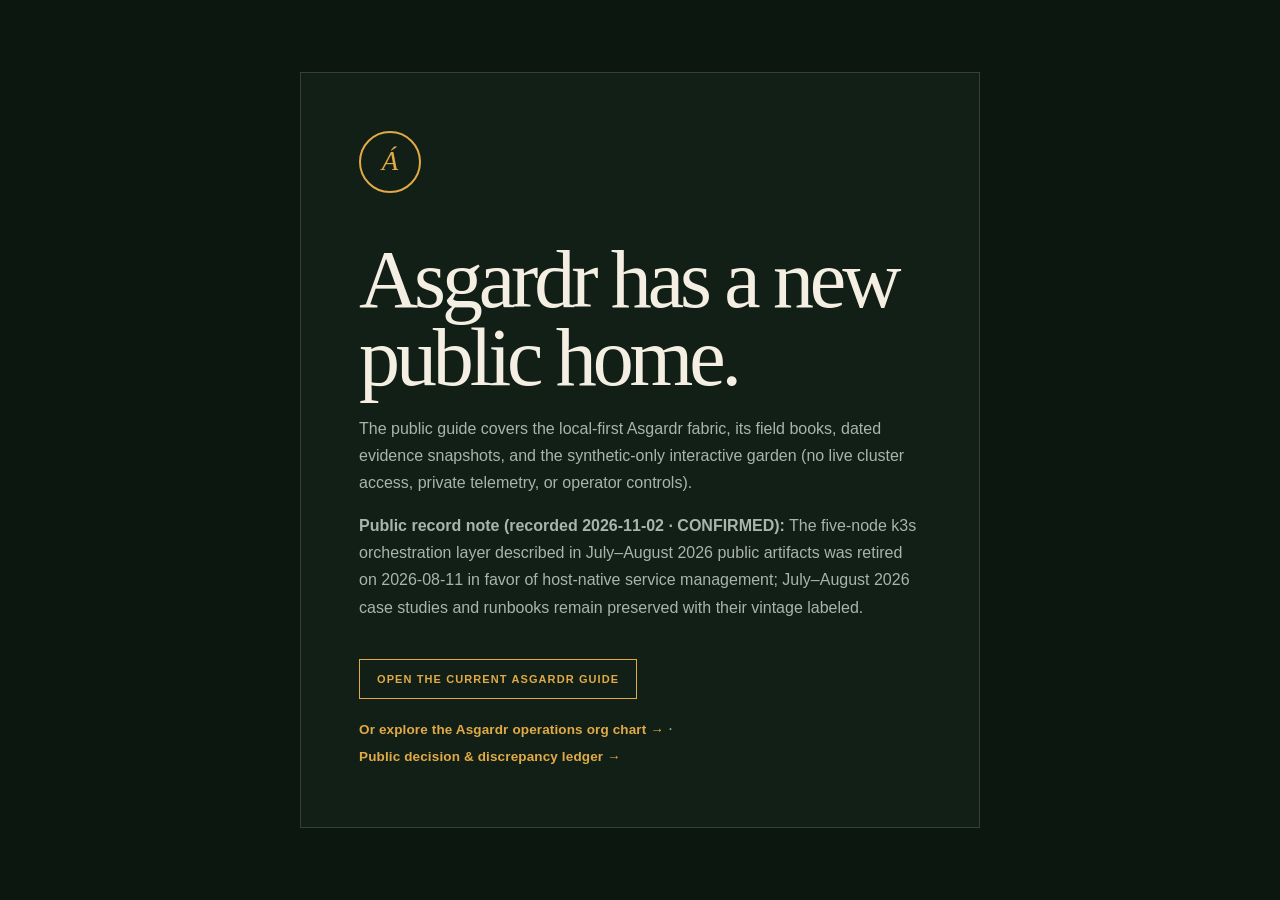
<file: index.html>
<!doctype html>
<html lang="en">
<head>
  <meta charset="utf-8">
  <meta name="viewport" content="width=device-width,initial-scale=1">
  <meta http-equiv="Content-Security-Policy" content="default-src 'none'; style-src 'unsafe-inline'; base-uri 'none'; form-action 'none'">
  <meta name="description" content="Asgardr is a local-first intelligence and knowledge fabric under evidence-led human authority. Public record note (recorded 2026-11-02, CONFIRMED): the five-node k3s layer described in July–August 2026 public artifacts was retired 2026-08-11 in favor of host-native service management. Synthetic-only public surfaces; no live cluster access.">
  <meta property="og:title" content="Asgardr — A Local-First Operating System for Intelligence">
  <meta property="og:description" content="Local-first intelligence and knowledge fabric under evidence-led human authority. Public record note (2026-11-02): July–August 2026 k3s orchestration retired 2026-08-11 in favor of host-native service management.">
  <meta property="og:type" content="website">
  <meta http-equiv="refresh" content="1;url=https://asgardr-public-garden.itpro27.chatgpt.site/">
  <title>Asgardr — Current Public Guide</title>
  <style>
    :root{color-scheme:dark;--ink:#f4efe2;--muted:#a9b4ac;--gold:#e2aa45;--pine:#143a2a}
    *{box-sizing:border-box}
    body{margin:0;min-height:100vh;display:grid;place-items:center;padding:28px;background:#0c1710;color:var(--ink);font-family:"Avenir Next","Segoe UI",sans-serif}
    main{width:min(680px,100%);padding:58px;border:1px solid #ffffff26;background:#111f17}
    .mark{width:62px;height:62px;display:grid;place-items:center;border:2px solid var(--gold);border-radius:50%;color:var(--gold);font:italic 27px Georgia,serif}
    h1{margin:48px 0 18px;font:400 clamp(48px,9vw,82px)/.95 Georgia,serif;letter-spacing:-.05em}
    p{max-width:570px;color:var(--muted);font-size:16px;line-height:1.7}
    a{display:inline-block;margin-top:22px;padding:13px 17px;border:1px solid var(--gold);color:var(--gold);font-size:11px;font-weight:800;letter-spacing:.1em;text-transform:uppercase;text-decoration:none}
    .alt{margin:16px 0 0}
    .alt a{margin:0;padding:0;border:none;text-transform:none;letter-spacing:.01em;font-size:13.5px;font-weight:600}
  </style>
</head>
<body>
  <main>
    <div class="mark">Á</div>
    <h1>Asgardr has a new public home.</h1>
    <p>The public guide covers the local-first Asgardr fabric, its field books, dated evidence snapshots, and the synthetic-only interactive garden (no live cluster access, private telemetry, or operator controls).</p>
    <p><strong>Public record note (recorded 2026-11-02 · CONFIRMED):</strong> The five-node k3s orchestration layer described in July–August 2026 public artifacts was retired on 2026-08-11 in favor of host-native service management; July–August 2026 case studies and runbooks remain preserved with their vintage labeled.</p>
    <a href="https://asgardr-public-garden.itpro27.chatgpt.site/">Open the current Asgardr guide</a>
    <p class="alt"><a href="./org/">Or explore the Asgardr operations org chart →</a> · <a href="https://github.com/itpro2792-beep/asgardr/blob/main/LEDGER.md">Public decision &amp; discrepancy ledger →</a></p>
  </main>
</body>
</html>
</file>
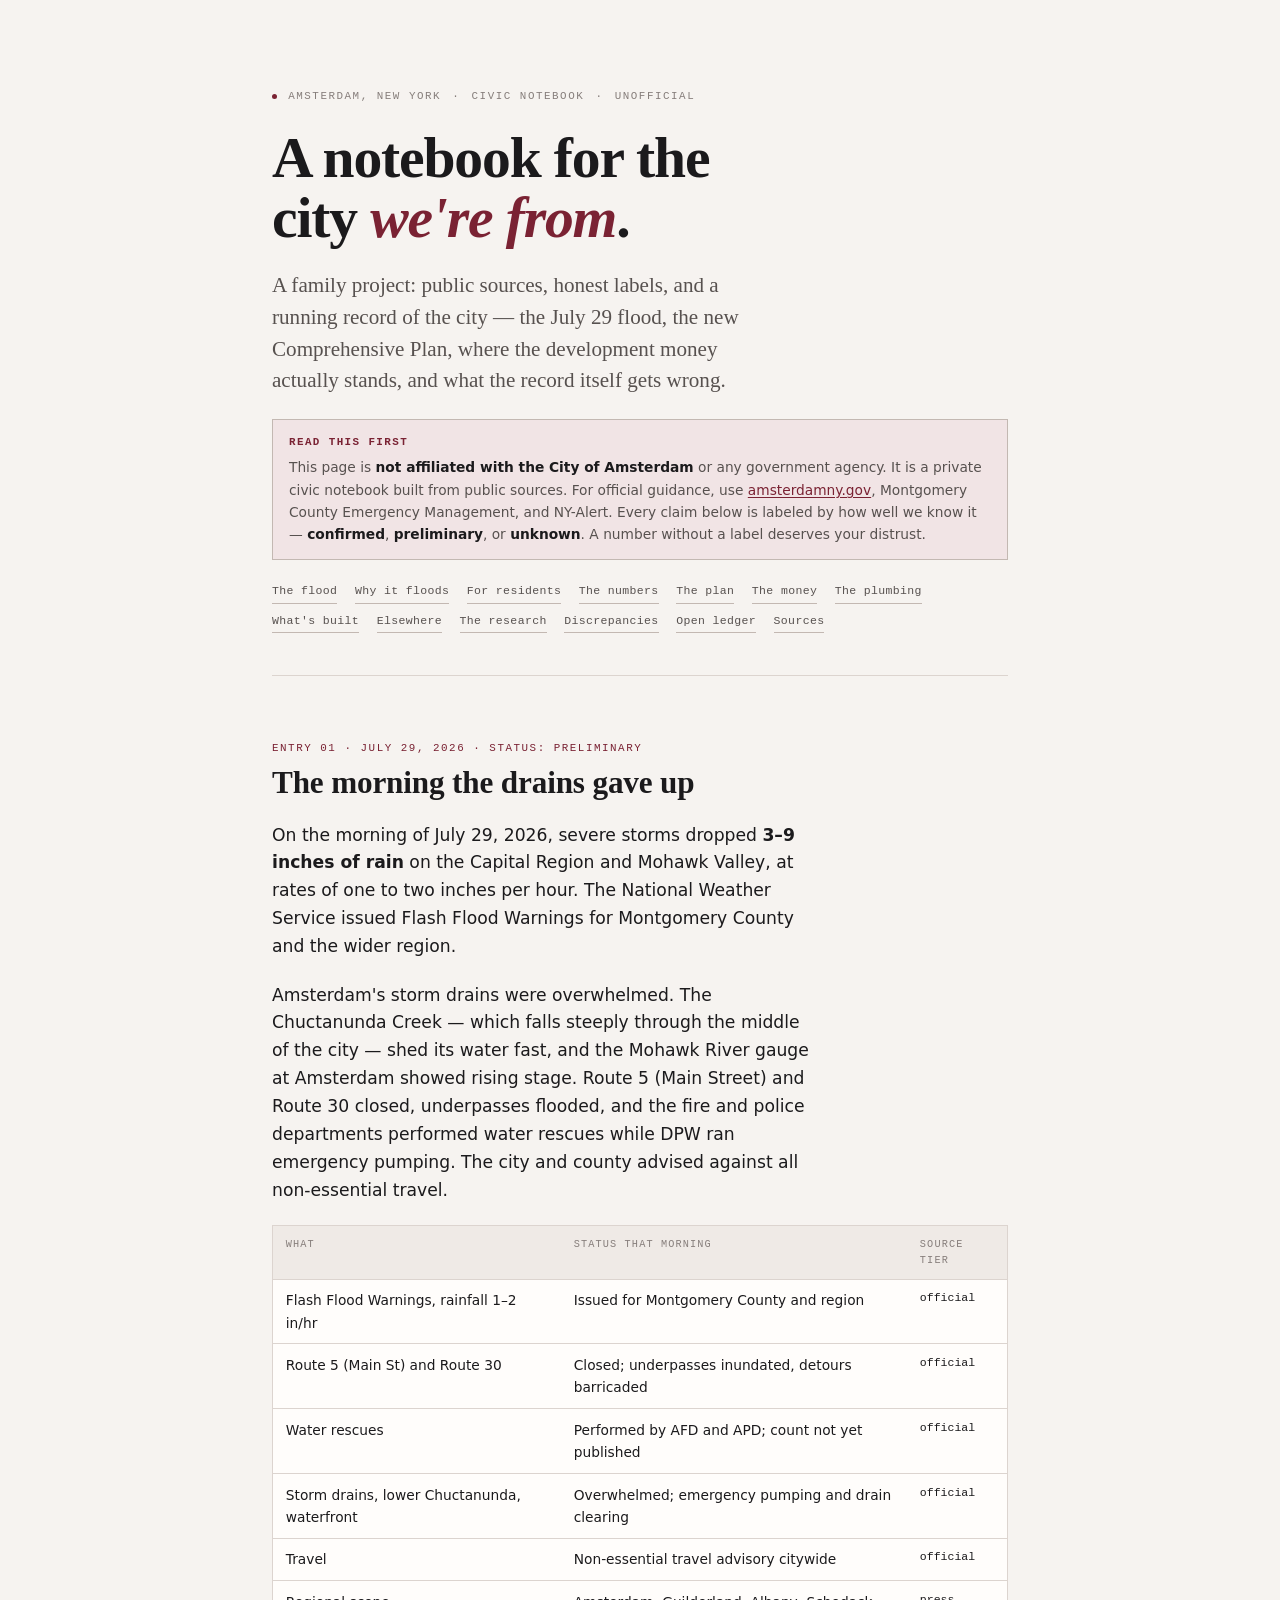
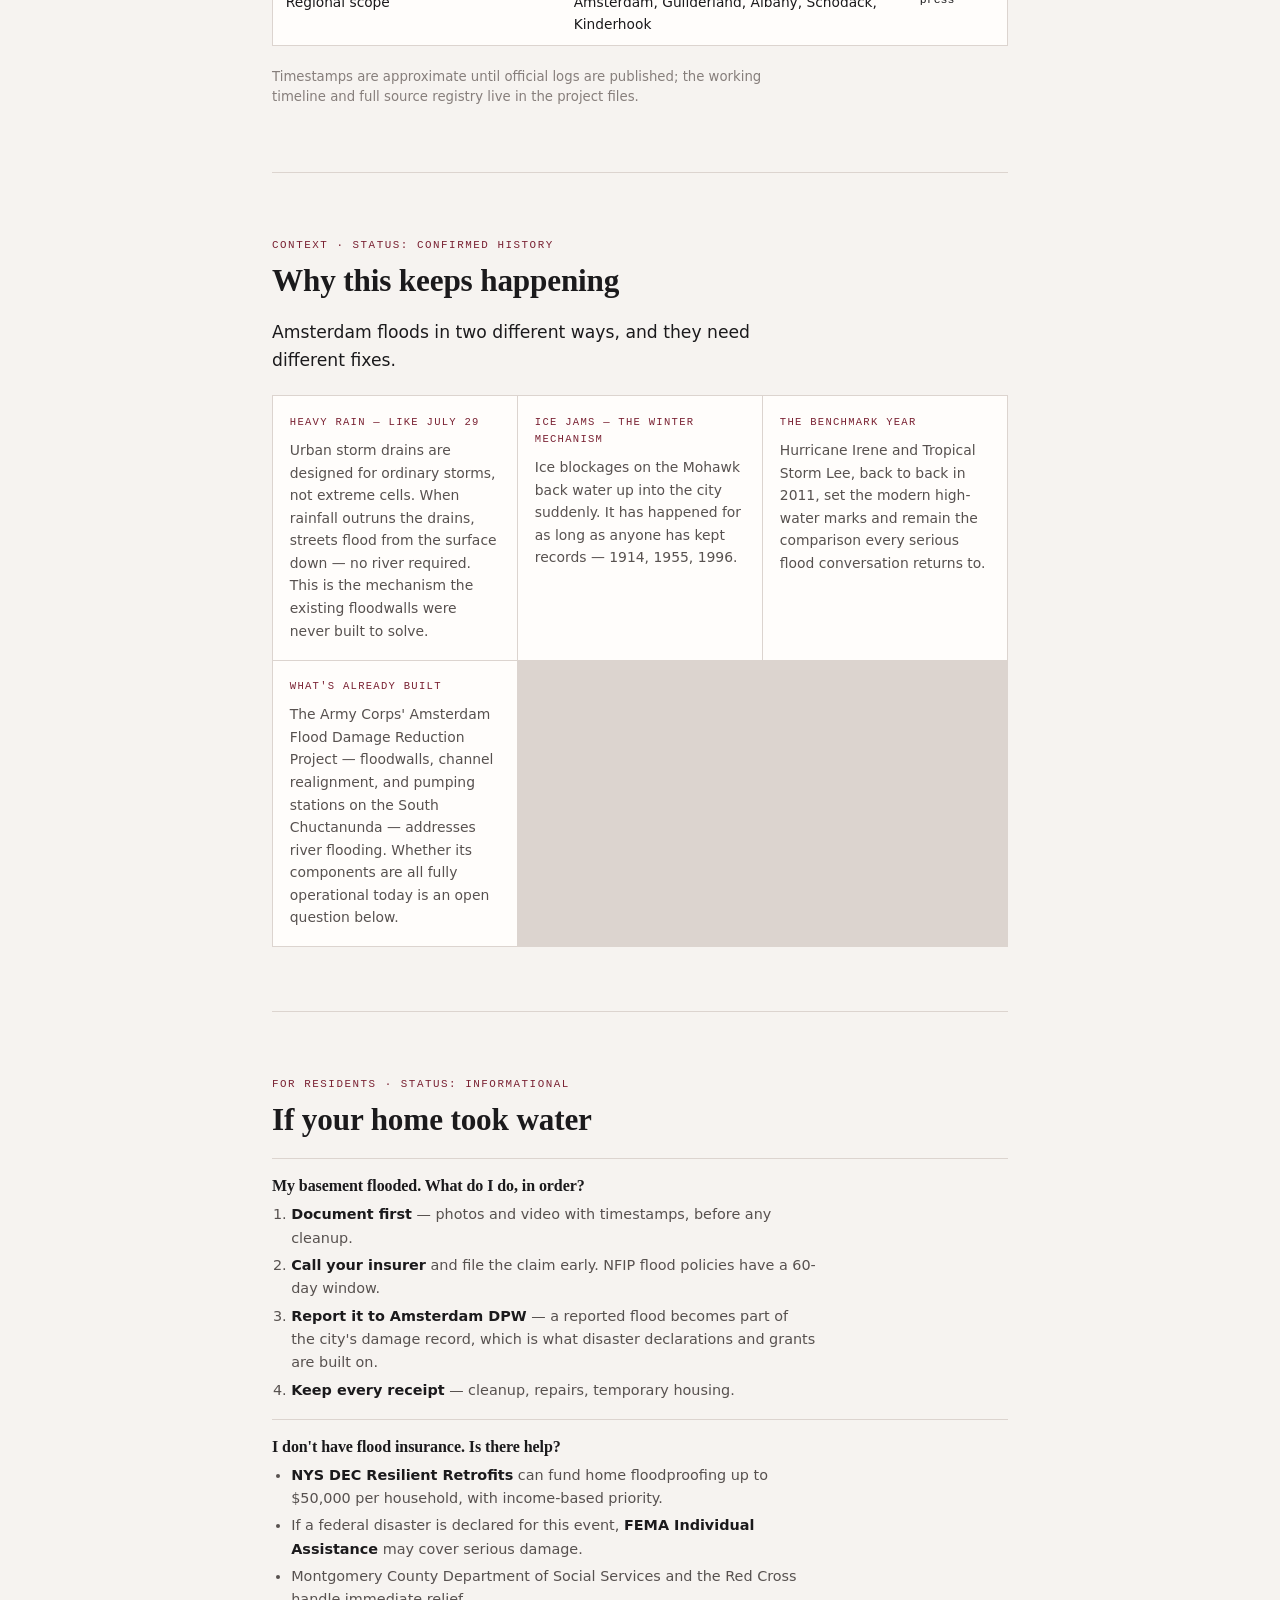
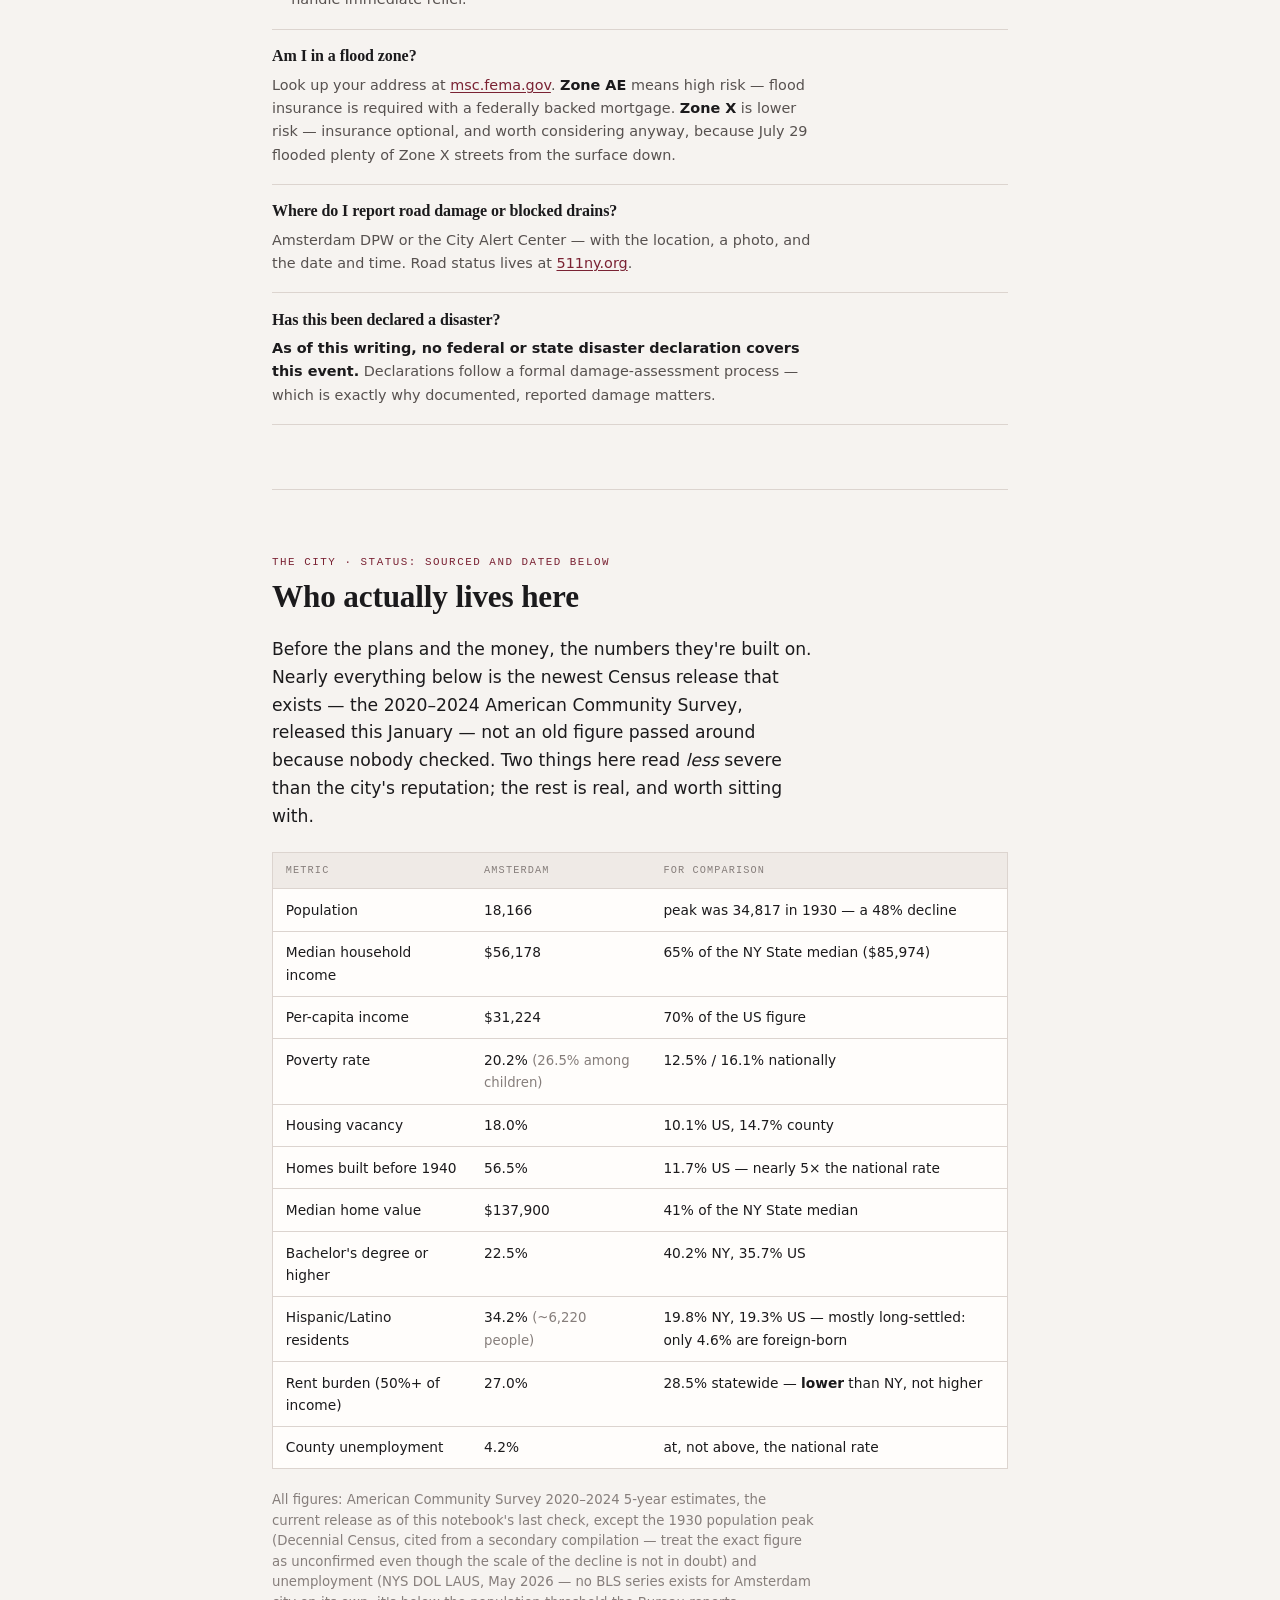
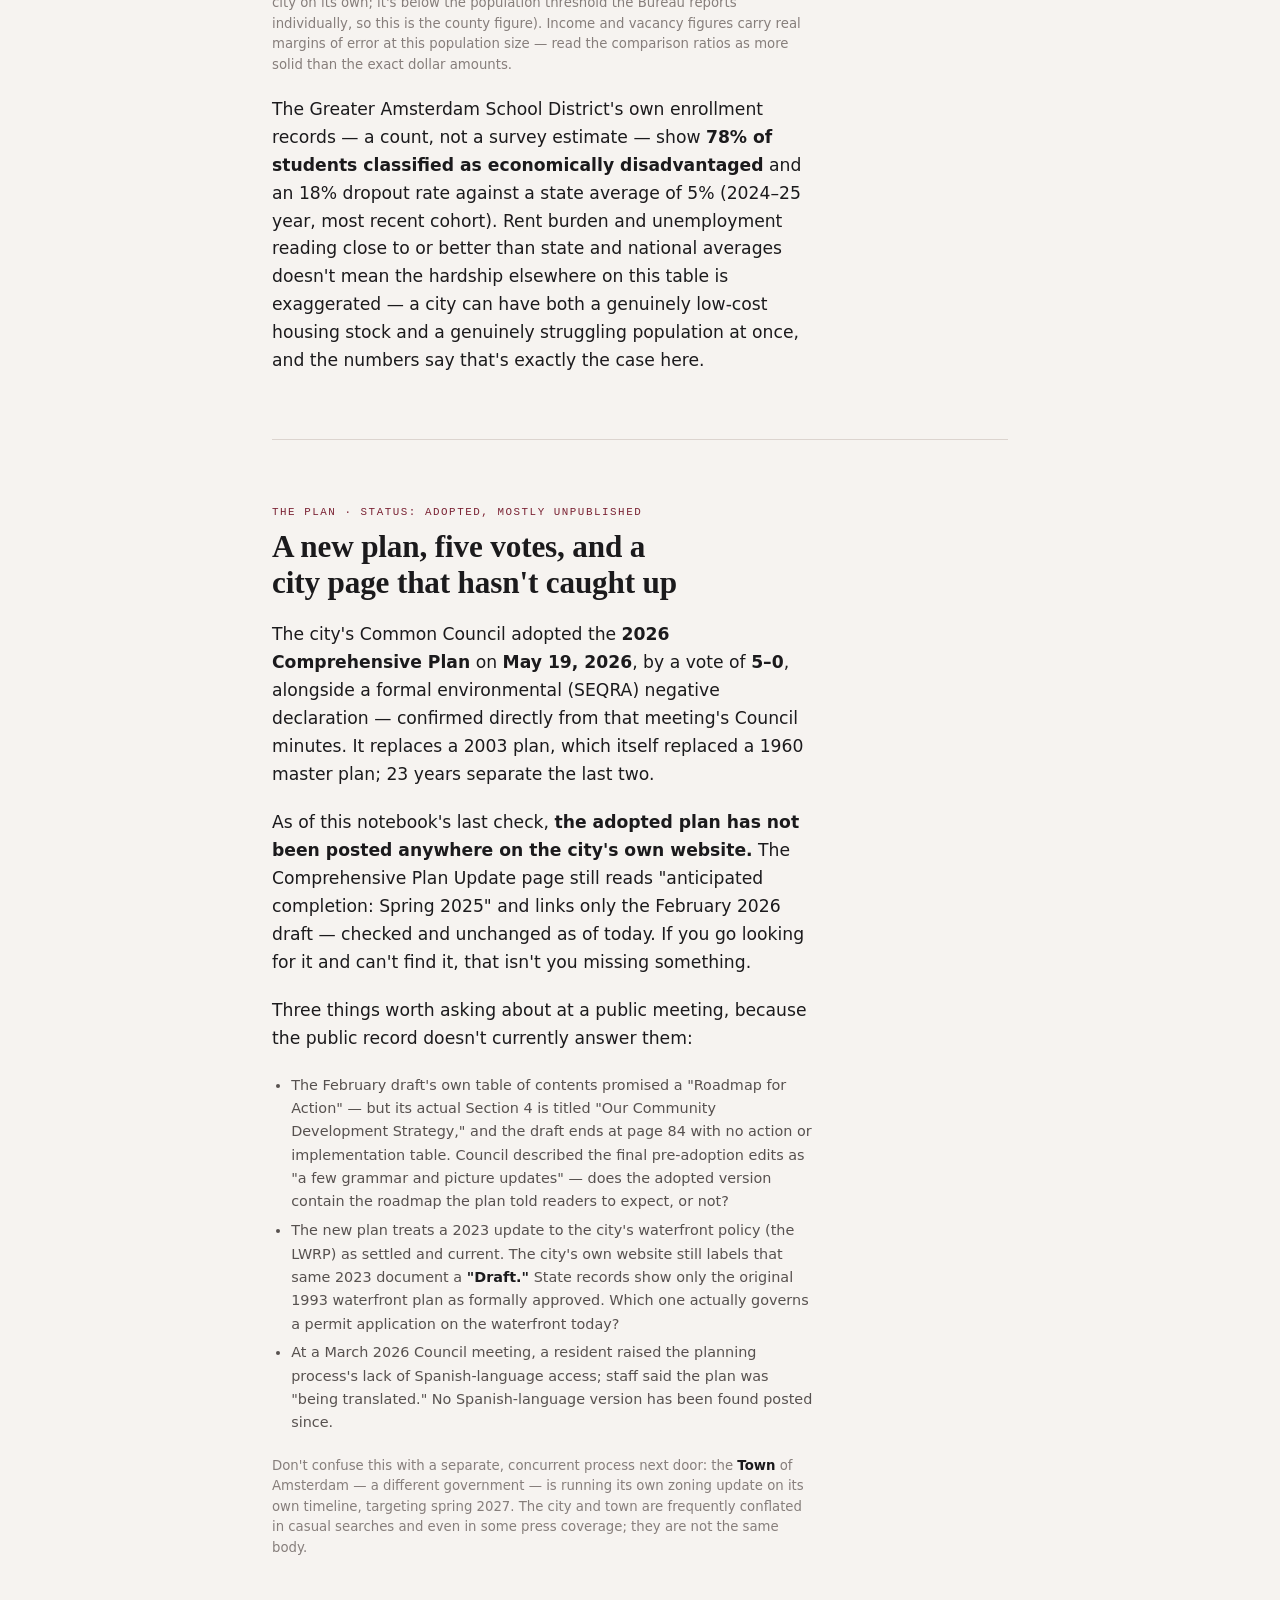
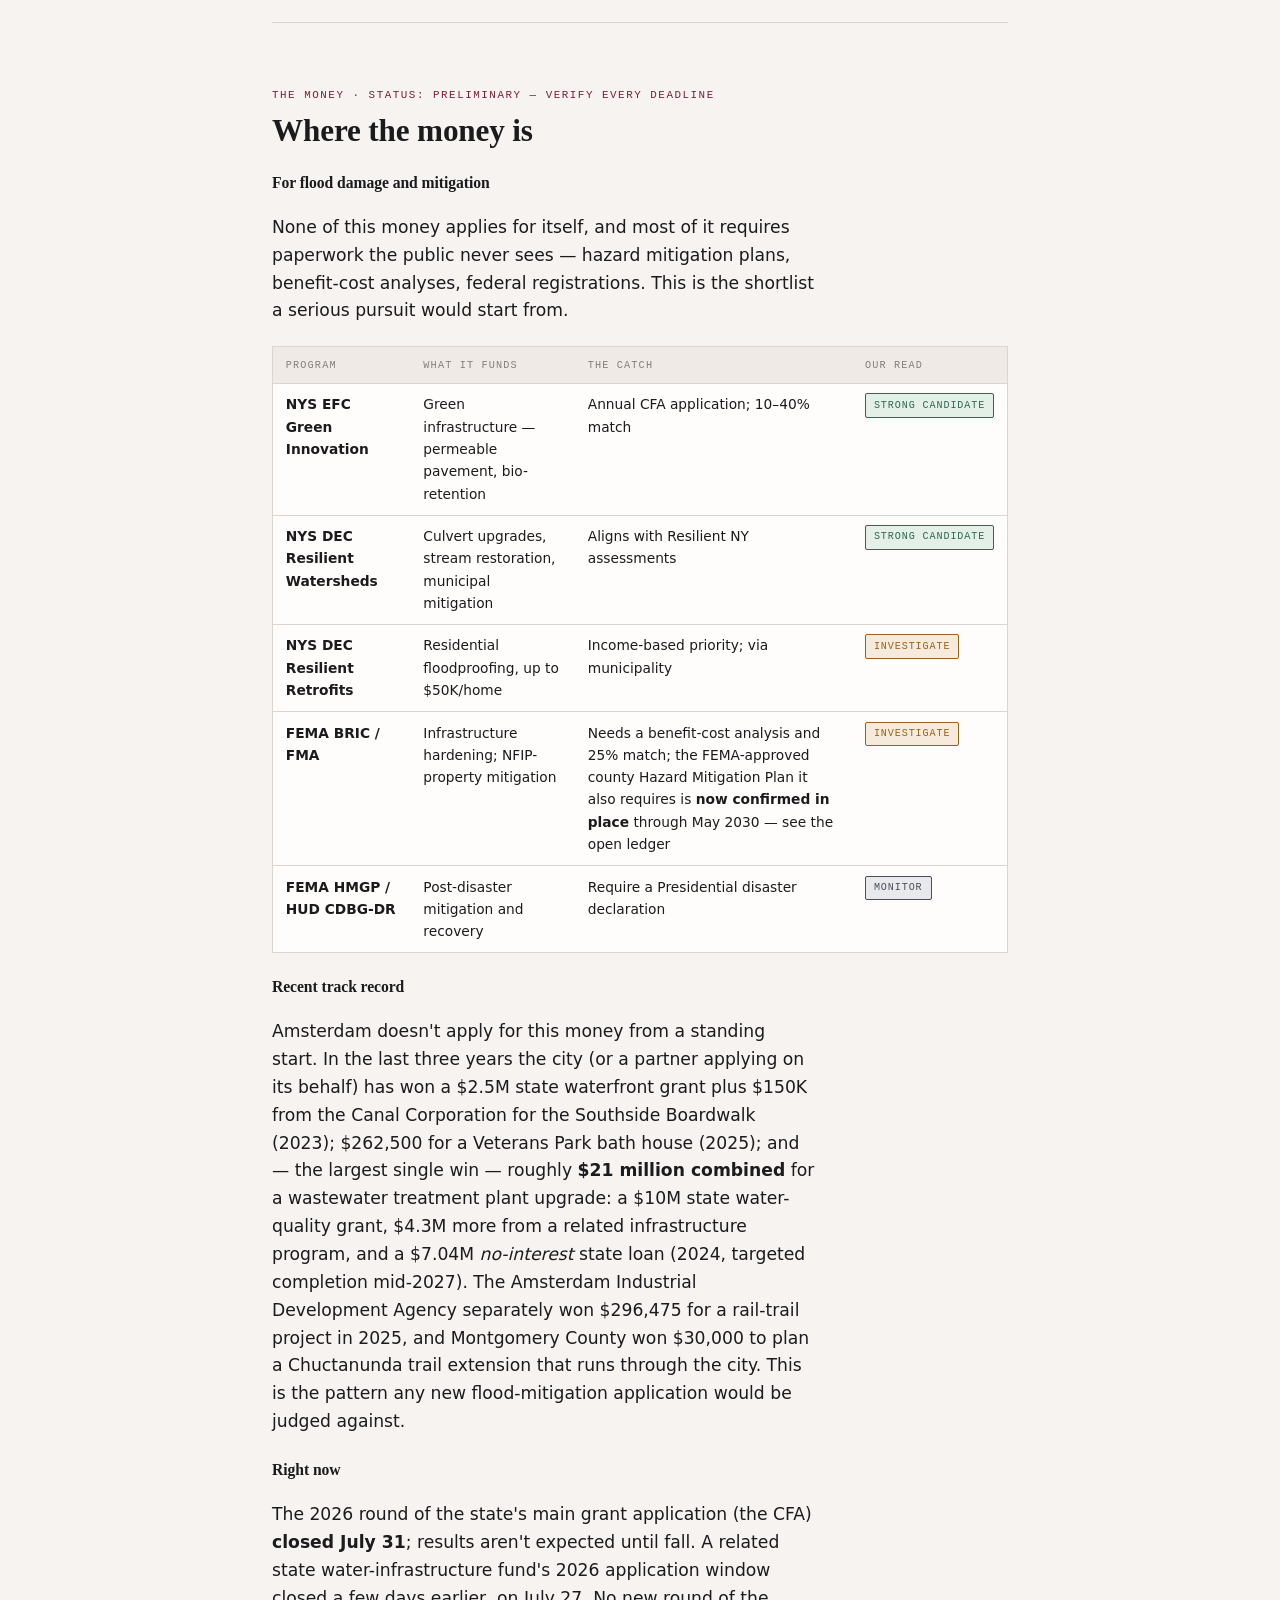
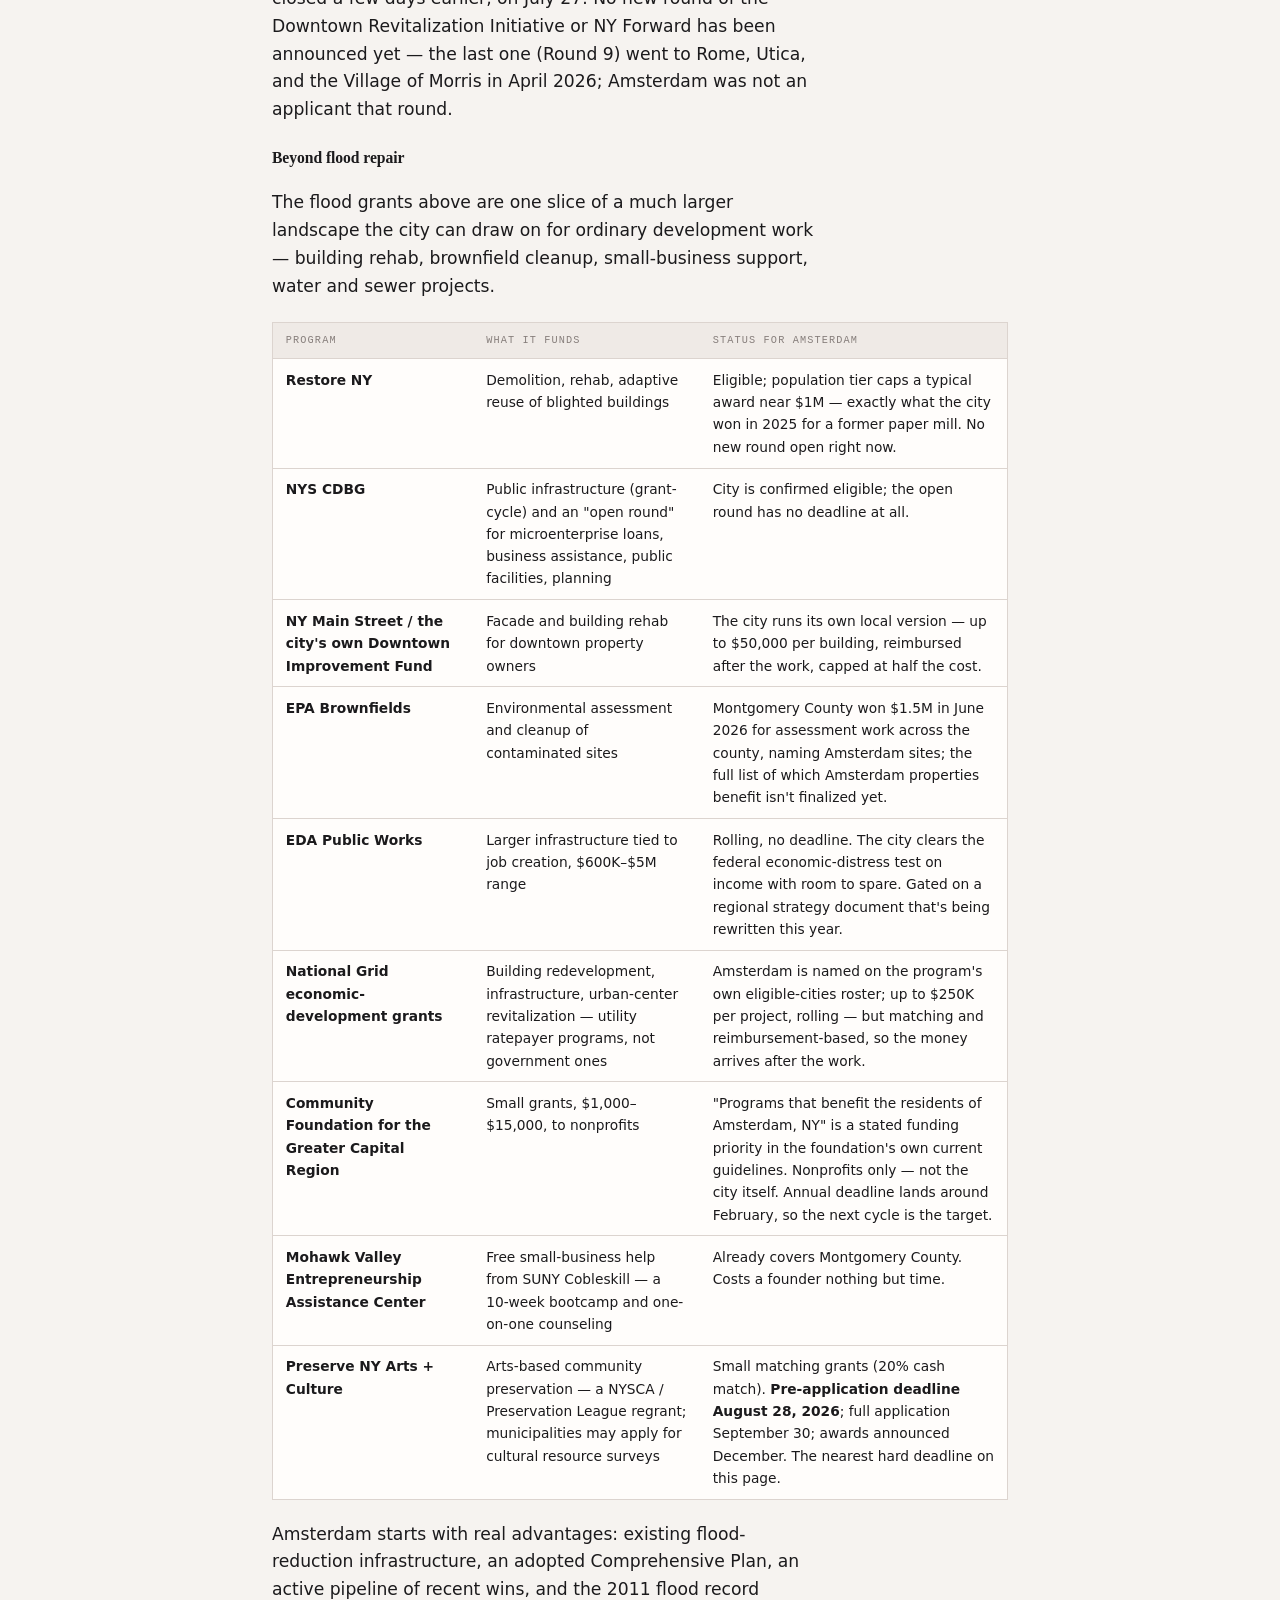
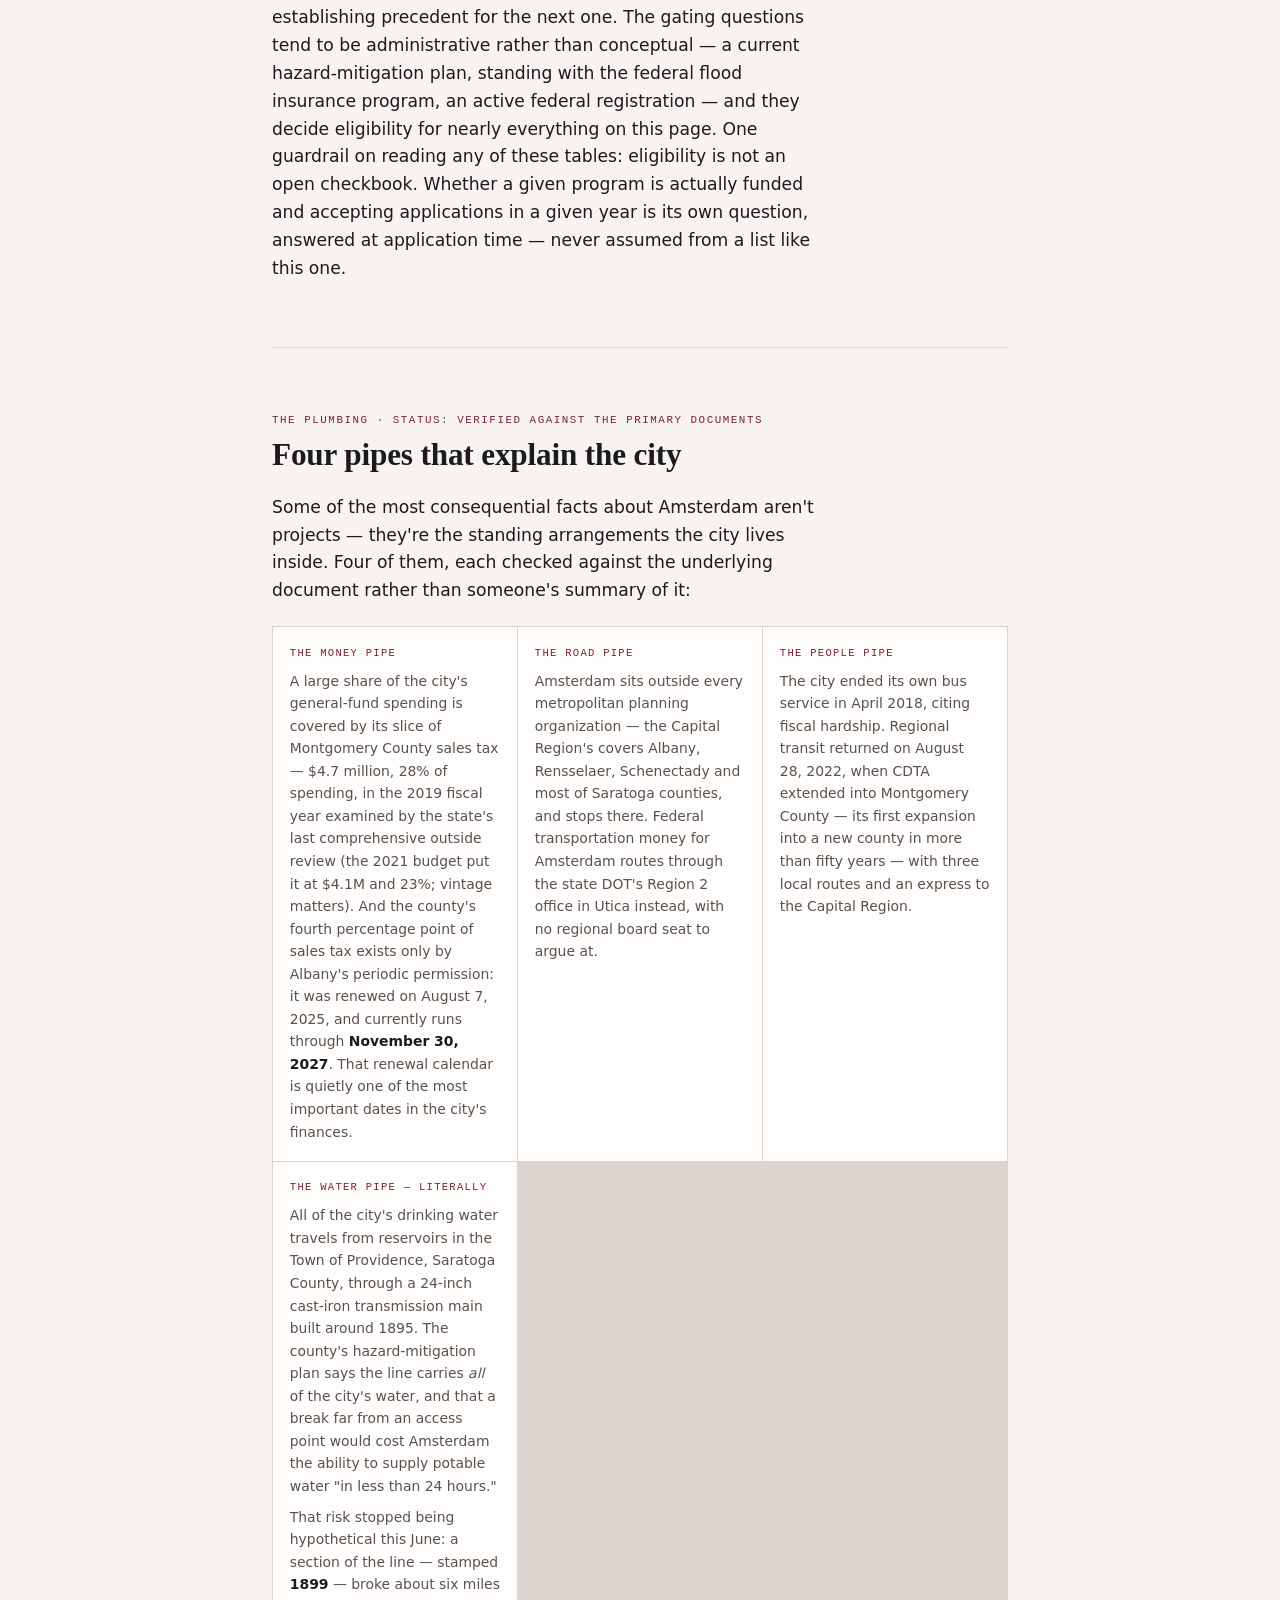
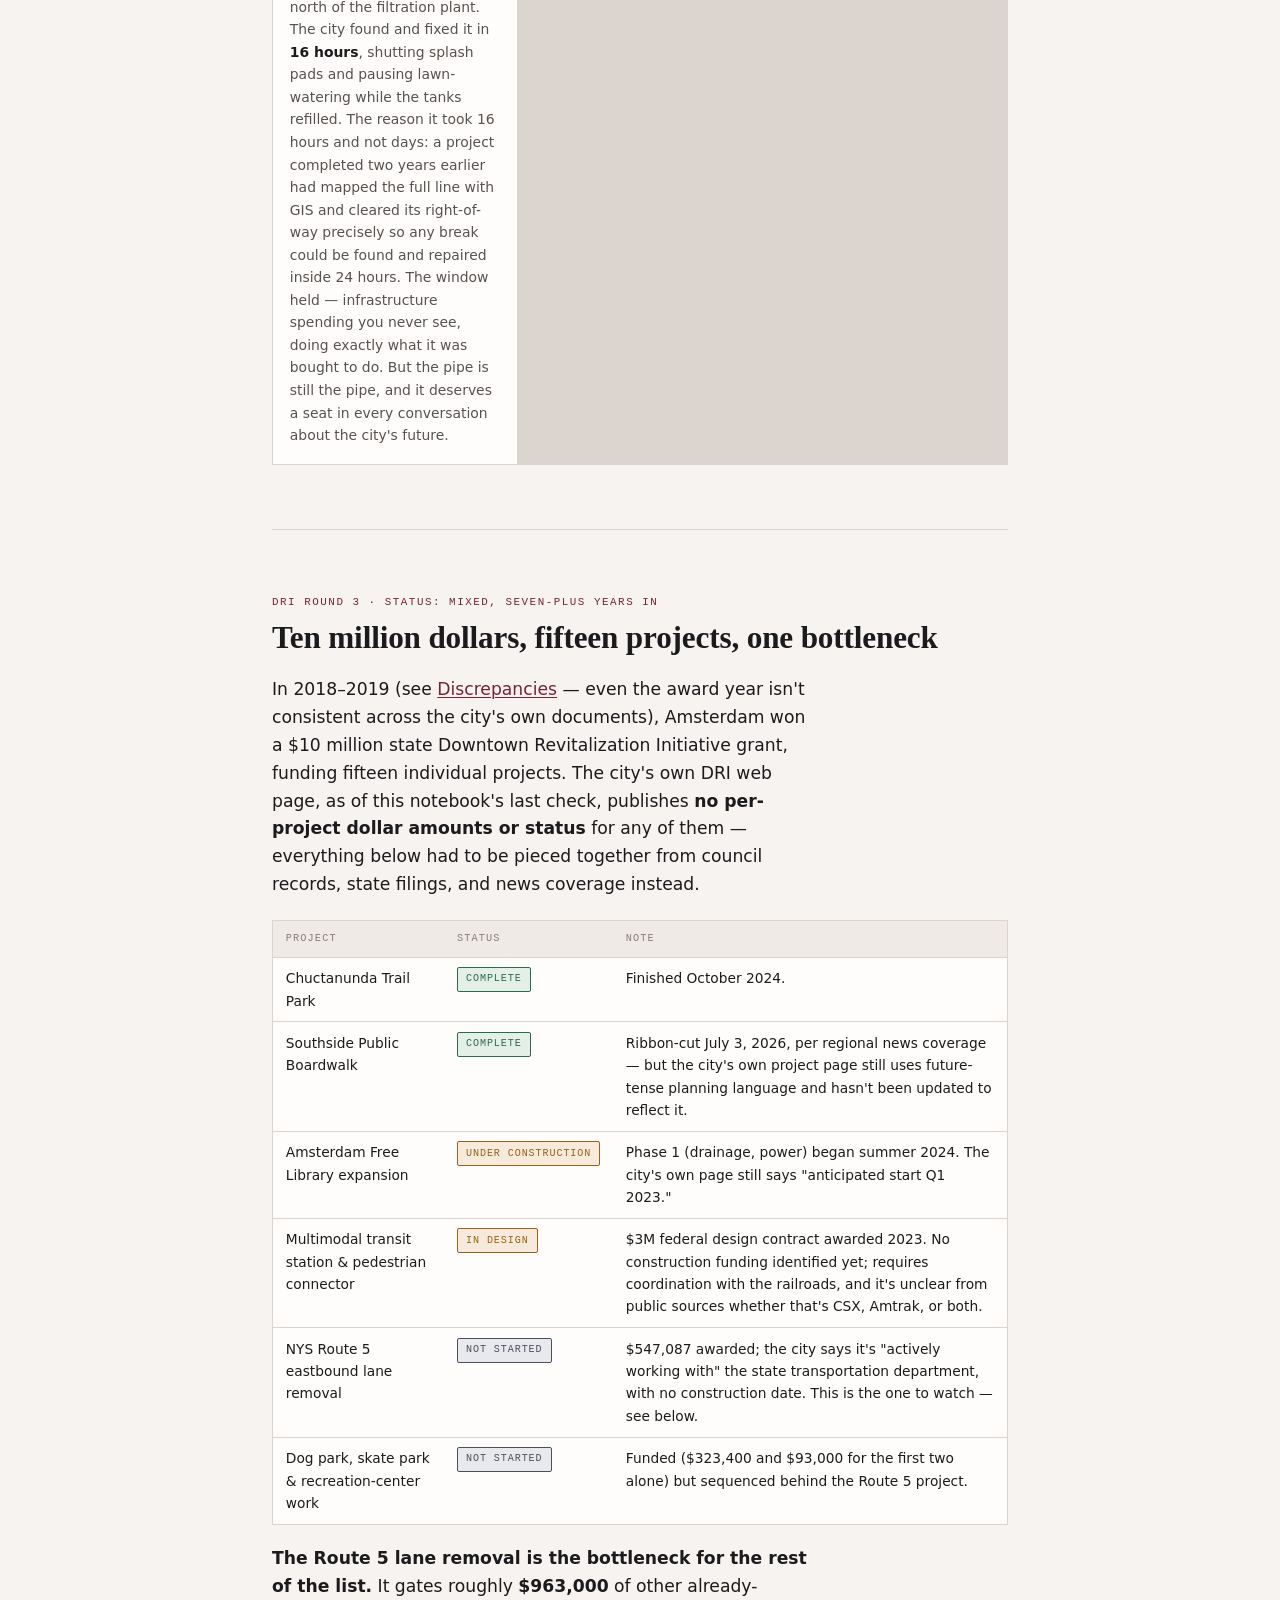
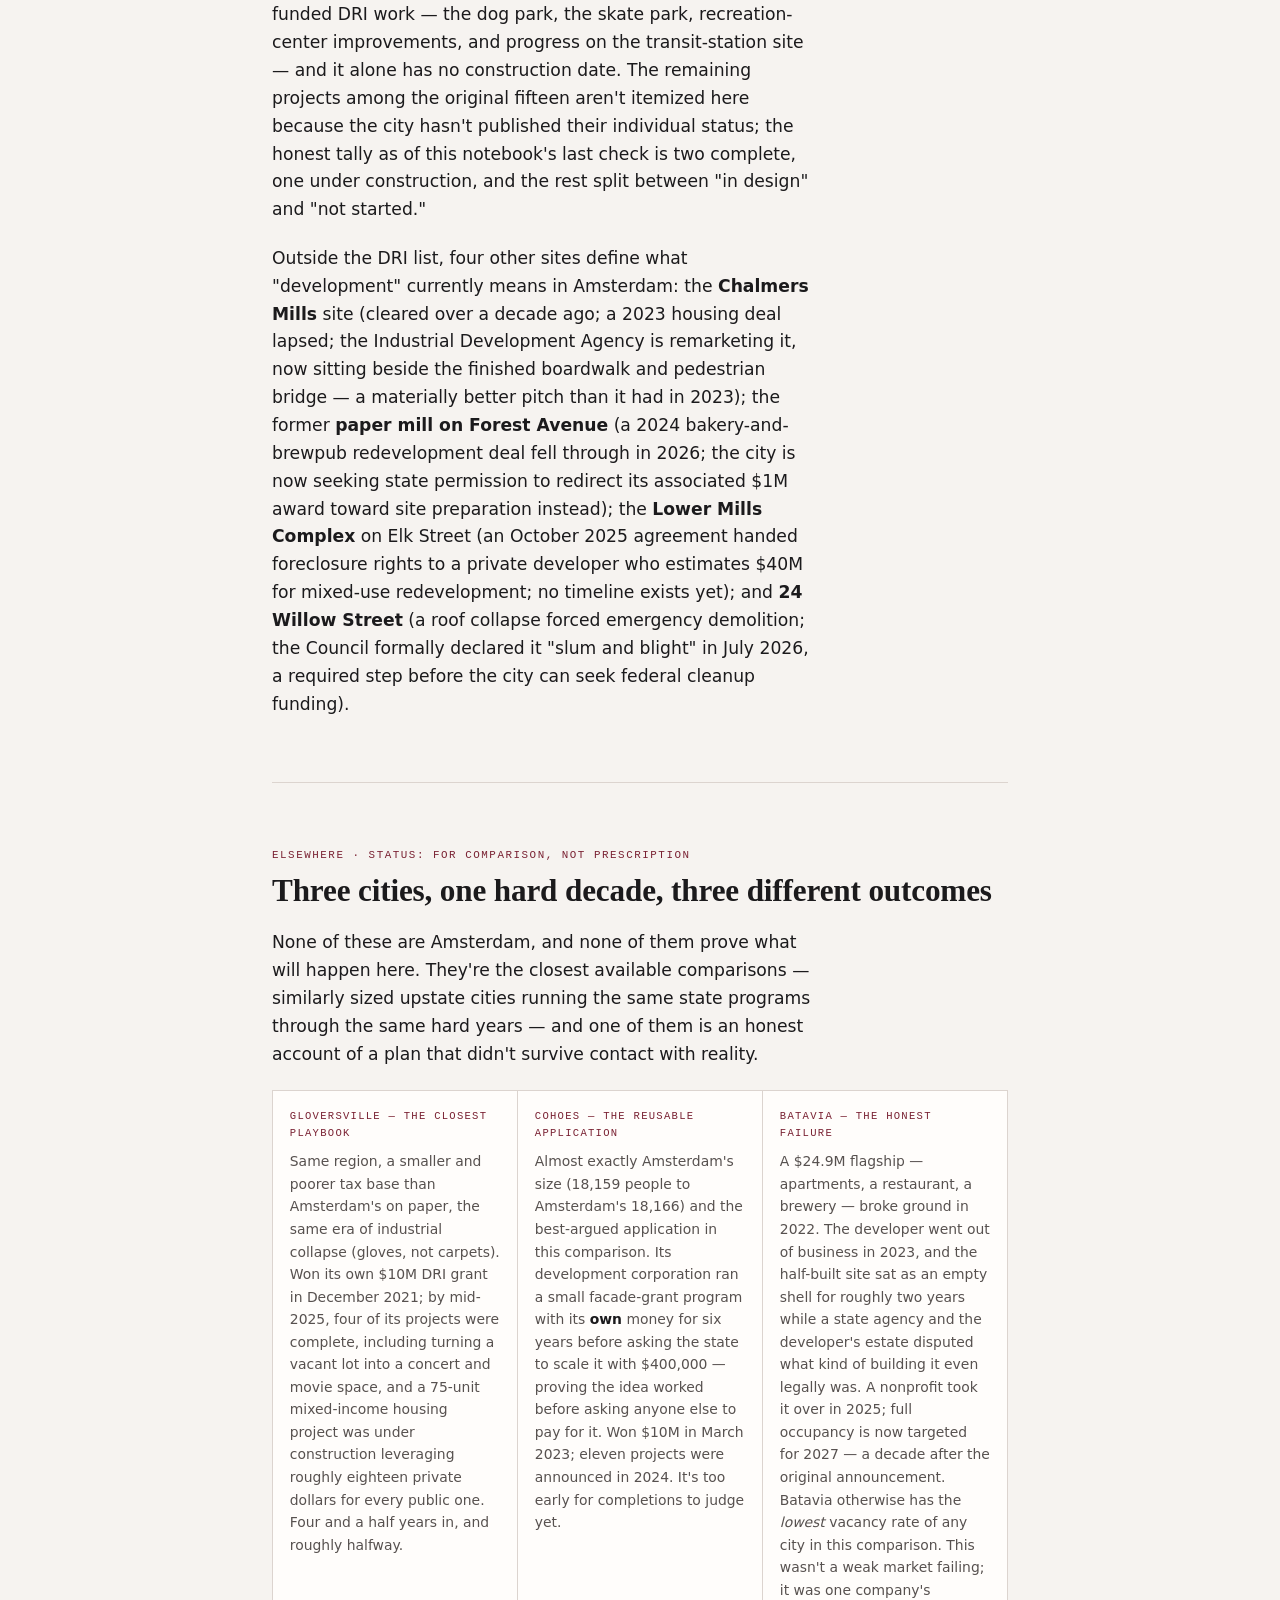
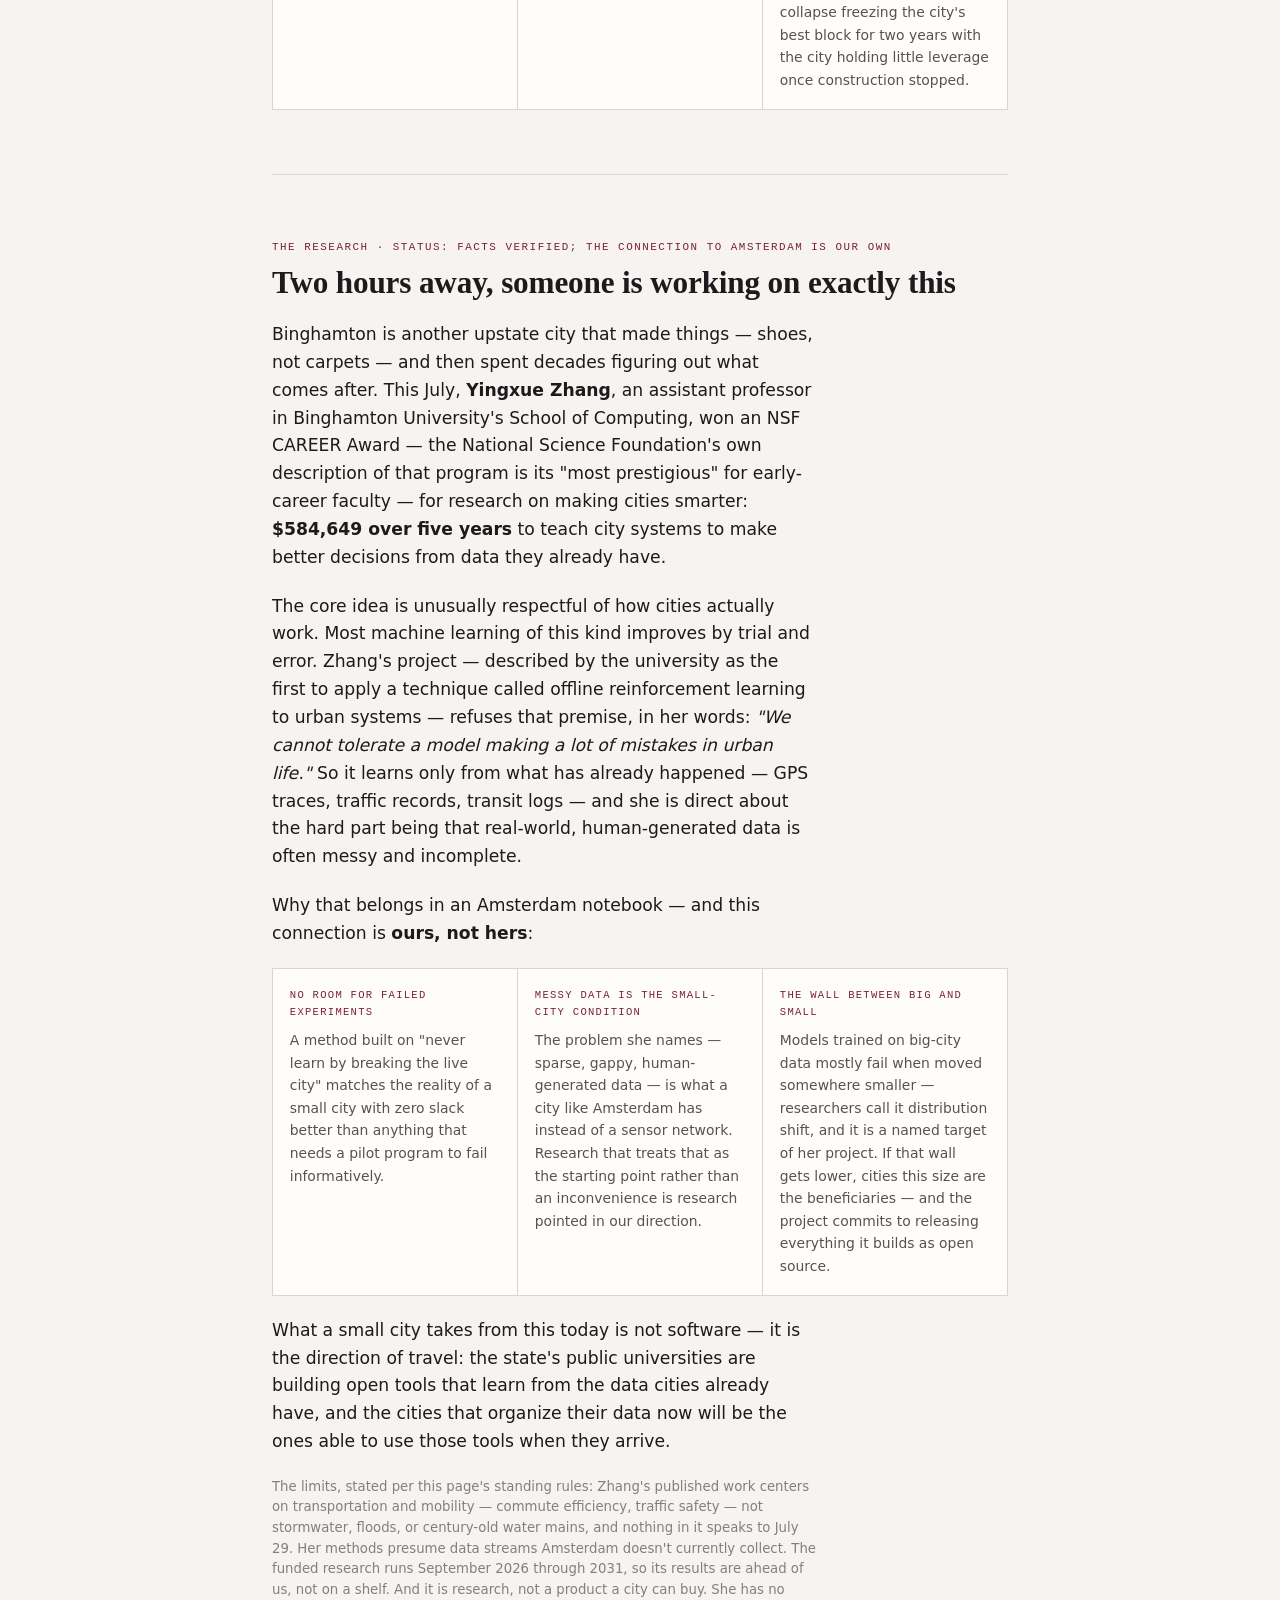
<file: amsterdam/index.html>
<!doctype html>
<html lang="en">
<head>
<meta charset="utf-8">
<meta name="viewport" content="width=device-width, initial-scale=1">
<meta name="robots" content="noindex,nofollow,noarchive,nosnippet,noimageindex">
<meta name="referrer" content="no-referrer">
<meta http-equiv="Content-Security-Policy" content="default-src 'none'; style-src 'unsafe-inline'; img-src data:; base-uri 'none'; form-action 'none'">
<meta name="description" content="An unofficial civic notebook for Amsterdam, New York — the July 29 flood, the 2026 Comprehensive Plan, development funding and project status, and the city's own numbers. Every claim sourced, dated, and labeled confirmed, preliminary, or unknown.">
<title>Amsterdam Civic Notebook — public records, plainly labeled</title>

<style>
  :root{
    --paper:#F6F3F0; --surface:#FFFDFB; --surface-2:#EFEAE6;
    --ink:#1B1A1C; --ink-2:#57514F; --ink-3:#867E7B;
    --rule:#DCD4CF; --rule-strong:#C3B8B2;
    --claret:#7A2233; --claret-ink:#7A2233; --claret-wash:#F1E4E5;
    --t1:#2C6A4E; --t1-wash:#E4EFE8;
    --t2:#9A6114; --t2-wash:#F5EADB;
    --t3:#4B4F5B; --t3-wash:#E8E9ED;
    --font-display:"Hoefler Text",Baskerville,"Palatino Linotype",Palatino,"Book Antiqua",Georgia,serif;
    --font-body:"Segoe UI Variable Text","Segoe UI",Inter,-apple-system,BlinkMacSystemFont,"Avenir Next",Avenir,system-ui,sans-serif;
    --font-mono:ui-monospace,"Cascadia Mono","SF Mono",Menlo,Consolas,"Liberation Mono",monospace;
    --measure:34rem; --gutter:clamp(1.1rem,4vw,2.5rem);
  }
  @media (prefers-color-scheme:dark){
    :root{
      --paper:#131316; --surface:#191A1E; --surface-2:#212227;
      --ink:#ECE8E5; --ink-2:#A9A29E; --ink-3:#7C7570;
      --rule:#2C2A2F; --rule-strong:#413E44;
      --claret:#D9808F; --claret-ink:#E8A0AC; --claret-wash:#2A1B1F;
      --t1:#74C29B; --t1-wash:#16241D;
      --t2:#D6A25C; --t2-wash:#28200F;
      --t3:#9BA1AF; --t3-wash:#1D1F25;
    }
  }
  :root[data-theme="dark"]{
    --paper:#131316; --surface:#191A1E; --surface-2:#212227;
    --ink:#ECE8E5; --ink-2:#A9A29E; --ink-3:#7C7570;
    --rule:#2C2A2F; --rule-strong:#413E44;
    --claret:#D9808F; --claret-ink:#E8A0AC; --claret-wash:#2A1B1F;
    --t1:#74C29B; --t1-wash:#16241D;
    --t2:#D6A25C; --t2-wash:#28200F;
    --t3:#9BA1AF; --t3-wash:#1D1F25;
  }
  :root[data-theme="light"]{
    --paper:#F6F3F0; --surface:#FFFDFB; --surface-2:#EFEAE6;
    --ink:#1B1A1C; --ink-2:#57514F; --ink-3:#867E7B;
    --rule:#DCD4CF; --rule-strong:#C3B8B2;
    --claret:#7A2233; --claret-ink:#7A2233; --claret-wash:#F1E4E5;
    --t1:#2C6A4E; --t1-wash:#E4EFE8;
    --t2:#9A6114; --t2-wash:#F5EADB;
    --t3:#4B4F5B; --t3-wash:#E8E9ED;
  }
  *{box-sizing:border-box;}
  body{margin:0;background:var(--paper);color:var(--ink);
    font-family:var(--font-body);
    font-size:clamp(1rem,0.97rem + 0.15vw,1.075rem);line-height:1.62;
    -webkit-font-smoothing:antialiased;padding:0 var(--gutter) 5rem;overflow-x:hidden;}
  .wrap{max-width:46rem;margin:0 auto;}
  p{margin:0;max-width:var(--measure);}
  h1,h2,h3{font-family:var(--font-display);font-weight:600;margin:0;text-wrap:balance;letter-spacing:-0.005em;}
  h1{font-size:clamp(2.1rem,1.4rem + 3.2vw,3.6rem);line-height:1.04;letter-spacing:-0.02em;}
  h2{font-size:clamp(1.45rem,1.2rem + 1.1vw,1.95rem);line-height:1.14;}
  h3{font-size:1.05rem;line-height:1.3;}
  strong{font-weight:650;color:var(--ink);}
  a{color:var(--claret-ink);text-decoration-thickness:1px;text-underline-offset:2px;}
  .fine{font-size:0.83rem;line-height:1.55;color:var(--ink-3);max-width:var(--measure);}

  .masthead{padding:clamp(3rem,9vw,5.5rem) 0 clamp(1.8rem,4vw,2.6rem);
    border-bottom:1px solid var(--rule);display:flex;flex-direction:column;gap:1.4rem;}
  .kicker{display:flex;align-items:center;gap:0.7rem;flex-wrap:wrap;
    font-family:var(--font-mono);font-size:0.68rem;letter-spacing:0.14em;text-transform:uppercase;color:var(--ink-3);}
  .kicker .dot{width:5px;height:5px;background:var(--claret);border-radius:50%;flex:none;}
  h1 .accent{color:var(--claret);font-style:italic;}
  .lede{font-family:var(--font-display);font-size:clamp(1.08rem,1rem + 0.5vw,1.32rem);
    line-height:1.5;color:var(--ink-2);max-width:32rem;}

  .notice{border:1px solid var(--rule-strong);background:var(--claret-wash);
    padding:0.85rem 1rem;display:flex;flex-direction:column;gap:0.3rem;}
  .notice .stamp{font-family:var(--font-mono);font-size:0.68rem;letter-spacing:0.13em;text-transform:uppercase;color:var(--claret-ink);font-weight:700;}
  .notice p{font-size:0.86rem;color:var(--ink-2);max-width:none;}

  .toc{display:flex;flex-wrap:wrap;gap:0.5rem 1.1rem;font-family:var(--font-mono);font-size:0.72rem;letter-spacing:0.03em;}
  .toc a{color:var(--ink-2);text-decoration:none;border-bottom:1px solid var(--rule-strong);padding-bottom:0.1rem;white-space:nowrap;}
  .toc a:hover{color:var(--claret-ink);border-color:var(--claret-ink);}

  section{padding:clamp(2.4rem,6vw,4rem) 0;border-bottom:1px solid var(--rule);
    display:flex;flex-direction:column;gap:1.3rem;scroll-margin-top:1.5rem;}
  section:last-of-type{border-bottom:0;}
  .sec-head{display:flex;flex-direction:column;gap:0.5rem;}
  .sec-head .num{font-family:var(--font-mono);font-size:0.68rem;letter-spacing:0.14em;color:var(--claret);text-transform:uppercase;}

  h3.sub{font-size:0.98rem;color:var(--ink);margin-top:0.2rem;}

  .tag{font-family:var(--font-mono);font-size:0.63rem;letter-spacing:0.09em;text-transform:uppercase;
    padding:0.2rem 0.5rem;white-space:nowrap;border:1px solid;border-radius:2px;display:inline-block;}
  .tag.t1{color:var(--t1);border-color:var(--t1);background:var(--t1-wash);}
  .tag.t2{color:var(--t2);border-color:var(--t2);background:var(--t2-wash);}
  .tag.t3{color:var(--t3);border-color:var(--t3);background:var(--t3-wash);}

  .table-scroll{overflow-x:auto;border:1px solid var(--rule);}
  table{border-collapse:collapse;width:100%;min-width:30rem;background:var(--surface);}
  th,td{text-align:left;padding:0.6rem 0.8rem;border-bottom:1px solid var(--rule);font-size:0.86rem;vertical-align:top;}
  th{font-family:var(--font-mono);font-size:0.64rem;letter-spacing:0.11em;text-transform:uppercase;
    color:var(--ink-3);font-weight:400;background:var(--surface-2);}
  tr:last-child td{border-bottom:0;}
  td.mono{font-family:var(--font-mono);font-size:0.72rem;white-space:nowrap;}

  .split{display:grid;grid-template-columns:repeat(auto-fit,minmax(15rem,1fr));gap:1px;background:var(--rule);border:1px solid var(--rule);}
  .split > div{background:var(--surface);padding:1.1rem 1.05rem;display:flex;flex-direction:column;gap:0.5rem;}
  .split h4{font-family:var(--font-mono);font-size:0.66rem;letter-spacing:0.12em;text-transform:uppercase;color:var(--claret);font-weight:400;margin:0;}
  .split p,.split li{font-size:0.87rem;color:var(--ink-2);max-width:none;}
  .split ul{margin:0;padding-left:1.05rem;display:flex;flex-direction:column;gap:0.3rem;}

  .faq{display:flex;flex-direction:column;gap:0;border-top:1px solid var(--rule);}
  .faq > div{padding:1.05rem 0;border-bottom:1px solid var(--rule);display:flex;flex-direction:column;gap:0.4rem;}
  .faq h3{font-size:1rem;}
  .faq p,.faq li{font-size:0.9rem;color:var(--ink-2);}
  .faq ol,.faq ul{margin:0;padding-left:1.2rem;display:flex;flex-direction:column;gap:0.25rem;max-width:var(--measure);}

  .qlist{margin:0;padding-left:1.2rem;display:flex;flex-direction:column;gap:0.35rem;max-width:var(--measure);}
  .qlist li{font-size:0.9rem;color:var(--ink-2);}

  details{border:1px solid var(--rule);background:var(--surface);}
  summary{cursor:pointer;font-family:var(--font-mono);font-size:0.72rem;letter-spacing:0.08em;text-transform:uppercase;color:var(--ink-3);padding:0.7rem 0.9rem;}
  summary::marker{color:var(--claret);}
  details[open] summary{border-bottom:1px solid var(--rule);}
  .details-body{padding:0.9rem;display:flex;flex-direction:column;gap:0.8rem;}
  .details-body p,.details-body li{font-size:0.87rem;color:var(--ink-2);}

  .colophon{padding:2.2rem 0 0;margin-top:2rem;border-top:2px solid var(--ink);display:flex;flex-direction:column;gap:0.6rem;}
  .colophon p{font-size:0.84rem;color:var(--ink-3);max-width:32rem;}
  .colophon .dedication{font-family:var(--font-display);font-style:italic;color:var(--ink-2);font-size:0.95rem;}
</style>
</head>
<body>
<div class="wrap">

  <header class="masthead">
    <p class="kicker"><span class="dot"></span> Amsterdam, New York <span aria-hidden="true">·</span> Civic notebook <span aria-hidden="true">·</span> Unofficial</p>
    <h1>A notebook for the city <span class="accent">we're from</span>.</h1>
    <p class="lede">A family project: public sources, honest labels, and a running record of the city — the July 29 flood, the new Comprehensive Plan, where the development money actually stands, and what the record itself gets wrong.</p>
    <div class="notice">
      <span class="stamp">Read this first</span>
      <p>This page is <strong>not affiliated with the City of Amsterdam</strong> or any government agency. It is a private civic notebook built from public sources. For official guidance, use <a href="https://www.amsterdamny.gov">amsterdamny.gov</a>, Montgomery County Emergency Management, and NY-Alert. Every claim below is labeled by how well we know it — <strong>confirmed</strong>, <strong>preliminary</strong>, or <strong>unknown</strong>. A number without a label deserves your distrust.</p>
    </div>
    <nav class="toc" aria-label="Contents">
      <a href="#flood">The flood</a>
      <a href="#why">Why it floods</a>
      <a href="#residents">For residents</a>
      <a href="#numbers">The numbers</a>
      <a href="#plan">The plan</a>
      <a href="#money">The money</a>
      <a href="#county">The plumbing</a>
      <a href="#projects">What's built</a>
      <a href="#elsewhere">Elsewhere</a>
      <a href="#research">The research</a>
      <a href="#discrepancies">Discrepancies</a>
      <a href="#open">Open ledger</a>
      <a href="#sources">Sources</a>
    </nav>
  </header>

  <section id="flood">
    <div class="sec-head">
      <span class="num">Entry 01 · July 29, 2026 · status: preliminary</span>
      <h2>The morning the drains gave up</h2>
    </div>
    <p>On the morning of July 29, 2026, severe storms dropped <strong>3–9 inches of rain</strong> on the Capital Region and Mohawk Valley, at rates of one to two inches per hour. The National Weather Service issued Flash Flood Warnings for Montgomery County and the wider region.</p>
    <p>Amsterdam's storm drains were overwhelmed. The Chuctanunda Creek — which falls steeply through the middle of the city — shed its water fast, and the Mohawk River gauge at Amsterdam showed rising stage. Route 5 (Main Street) and Route 30 closed, underpasses flooded, and the fire and police departments performed water rescues while DPW ran emergency pumping. The city and county advised against all non-essential travel.</p>
    <div class="table-scroll">
      <table>
        <thead><tr><th>What</th><th>Status that morning</th><th>Source tier</th></tr></thead>
        <tbody>
          <tr><td>Flash Flood Warnings, rainfall 1–2 in/hr</td><td>Issued for Montgomery County and region</td><td class="mono">official</td></tr>
          <tr><td>Route 5 (Main St) and Route 30</td><td>Closed; underpasses inundated, detours barricaded</td><td class="mono">official</td></tr>
          <tr><td>Water rescues</td><td>Performed by AFD and APD; count not yet published</td><td class="mono">official</td></tr>
          <tr><td>Storm drains, lower Chuctanunda, waterfront</td><td>Overwhelmed; emergency pumping and drain clearing</td><td class="mono">official</td></tr>
          <tr><td>Travel</td><td>Non-essential travel advisory citywide</td><td class="mono">official</td></tr>
          <tr><td>Regional scope</td><td>Amsterdam, Guilderland, Albany, Schodack, Kinderhook</td><td class="mono">press</td></tr>
        </tbody>
      </table>
    </div>
    <p class="fine">Timestamps are approximate until official logs are published; the working timeline and full source registry live in the project files.</p>
  </section>

  <section id="why">
    <div class="sec-head">
      <span class="num">Context · status: confirmed history</span>
      <h2>Why this keeps happening</h2>
    </div>
    <p>Amsterdam floods in two different ways, and they need different fixes.</p>
    <div class="split">
      <div>
        <h4>Heavy rain — like July 29</h4>
        <p>Urban storm drains are designed for ordinary storms, not extreme cells. When rainfall outruns the drains, streets flood from the surface down — no river required. This is the mechanism the existing floodwalls were never built to solve.</p>
      </div>
      <div>
        <h4>Ice jams — the winter mechanism</h4>
        <p>Ice blockages on the Mohawk back water up into the city suddenly. It has happened for as long as anyone has kept records — 1914, 1955, 1996.</p>
      </div>
      <div>
        <h4>The benchmark year</h4>
        <p>Hurricane Irene and Tropical Storm Lee, back to back in 2011, set the modern high-water marks and remain the comparison every serious flood conversation returns to.</p>
      </div>
      <div>
        <h4>What's already built</h4>
        <p>The Army Corps' Amsterdam Flood Damage Reduction Project — floodwalls, channel realignment, and pumping stations on the South Chuctanunda — addresses river flooding. Whether its components are all fully operational today is an open question below.</p>
      </div>
    </div>
  </section>

  <section id="residents">
    <div class="sec-head">
      <span class="num">For residents · status: informational</span>
      <h2>If your home took water</h2>
    </div>
    <div class="faq">
      <div>
        <h3>My basement flooded. What do I do, in order?</h3>
        <ol>
          <li><strong>Document first</strong> — photos and video with timestamps, before any cleanup.</li>
          <li><strong>Call your insurer</strong> and file the claim early. NFIP flood policies have a 60-day window.</li>
          <li><strong>Report it to Amsterdam DPW</strong> — a reported flood becomes part of the city's damage record, which is what disaster declarations and grants are built on.</li>
          <li><strong>Keep every receipt</strong> — cleanup, repairs, temporary housing.</li>
        </ol>
      </div>
      <div>
        <h3>I don't have flood insurance. Is there help?</h3>
        <ul>
          <li><strong>NYS DEC Resilient Retrofits</strong> can fund home floodproofing up to $50,000 per household, with income-based priority.</li>
          <li>If a federal disaster is declared for this event, <strong>FEMA Individual Assistance</strong> may cover serious damage.</li>
          <li>Montgomery County Department of Social Services and the Red Cross handle immediate relief.</li>
        </ul>
      </div>
      <div>
        <h3>Am I in a flood zone?</h3>
        <p>Look up your address at <a href="https://msc.fema.gov">msc.fema.gov</a>. <strong>Zone AE</strong> means high risk — flood insurance is required with a federally backed mortgage. <strong>Zone X</strong> is lower risk — insurance optional, and worth considering anyway, because July 29 flooded plenty of Zone X streets from the surface down.</p>
      </div>
      <div>
        <h3>Where do I report road damage or blocked drains?</h3>
        <p>Amsterdam DPW or the City Alert Center — with the location, a photo, and the date and time. Road status lives at <a href="https://511ny.org">511ny.org</a>.</p>
      </div>
      <div>
        <h3>Has this been declared a disaster?</h3>
        <p><strong>As of this writing, no federal or state disaster declaration covers this event.</strong> Declarations follow a formal damage-assessment process — which is exactly why documented, reported damage matters.</p>
      </div>
    </div>
  </section>

  <section id="numbers">
    <div class="sec-head">
      <span class="num">The city · status: sourced and dated below</span>
      <h2>Who actually lives here</h2>
    </div>
    <p>Before the plans and the money, the numbers they're built on. Nearly everything below is the newest Census release that exists — the 2020–2024 American Community Survey, released this January — not an old figure passed around because nobody checked. Two things here read <em>less</em> severe than the city's reputation; the rest is real, and worth sitting with.</p>
    <div class="table-scroll">
      <table>
        <thead><tr><th>Metric</th><th>Amsterdam</th><th>For comparison</th></tr></thead>
        <tbody>
          <tr><td>Population</td><td>18,166</td><td>peak was 34,817 in 1930 — a 48% decline</td></tr>
          <tr><td>Median household income</td><td>$56,178</td><td>65% of the NY State median ($85,974)</td></tr>
          <tr><td>Per-capita income</td><td>$31,224</td><td>70% of the US figure</td></tr>
          <tr><td>Poverty rate</td><td>20.2% <span class="fine">(26.5% among children)</span></td><td>12.5% / 16.1% nationally</td></tr>
          <tr><td>Housing vacancy</td><td>18.0%</td><td>10.1% US, 14.7% county</td></tr>
          <tr><td>Homes built before 1940</td><td>56.5%</td><td>11.7% US — nearly 5× the national rate</td></tr>
          <tr><td>Median home value</td><td>$137,900</td><td>41% of the NY State median</td></tr>
          <tr><td>Bachelor's degree or higher</td><td>22.5%</td><td>40.2% NY, 35.7% US</td></tr>
          <tr><td>Hispanic/Latino residents</td><td>34.2% <span class="fine">(~6,220 people)</span></td><td>19.8% NY, 19.3% US — mostly long-settled: only 4.6% are foreign-born</td></tr>
          <tr><td>Rent burden (50%+ of income)</td><td>27.0%</td><td>28.5% statewide — <strong>lower</strong> than NY, not higher</td></tr>
          <tr><td>County unemployment</td><td>4.2%</td><td>at, not above, the national rate</td></tr>
        </tbody>
      </table>
    </div>
    <p class="fine">All figures: American Community Survey 2020–2024 5-year estimates, the current release as of this notebook's last check, except the 1930 population peak (Decennial Census, cited from a secondary compilation — treat the exact figure as unconfirmed even though the scale of the decline is not in doubt) and unemployment (NYS DOL LAUS, May 2026 — no BLS series exists for Amsterdam city on its own; it's below the population threshold the Bureau reports individually, so this is the county figure). Income and vacancy figures carry real margins of error at this population size — read the comparison ratios as more solid than the exact dollar amounts.</p>
    <p>The Greater Amsterdam School District's own enrollment records — a count, not a survey estimate — show <strong>78% of students classified as economically disadvantaged</strong> and an 18% dropout rate against a state average of 5% (2024–25 year, most recent cohort). Rent burden and unemployment reading close to or better than state and national averages doesn't mean the hardship elsewhere on this table is exaggerated — a city can have both a genuinely low-cost housing stock and a genuinely struggling population at once, and the numbers say that's exactly the case here.</p>
  </section>

  <section id="plan">
    <div class="sec-head">
      <span class="num">The plan · status: adopted, mostly unpublished</span>
      <h2>A new plan, five votes, and a city page that hasn't caught up</h2>
    </div>
    <p>The city's Common Council adopted the <strong>2026 Comprehensive Plan</strong> on <strong>May 19, 2026</strong>, by a vote of <strong>5–0</strong>, alongside a formal environmental (SEQRA) negative declaration — confirmed directly from that meeting's Council minutes. It replaces a 2003 plan, which itself replaced a 1960 master plan; 23 years separate the last two.</p>
    <p>As of this notebook's last check, <strong>the adopted plan has not been posted anywhere on the city's own website.</strong> The Comprehensive Plan Update page still reads "anticipated completion: Spring 2025" and links only the February 2026 draft — checked and unchanged as of today. If you go looking for it and can't find it, that isn't you missing something.</p>
    <p>Three things worth asking about at a public meeting, because the public record doesn't currently answer them:</p>
    <ul class="qlist">
      <li>The February draft's own table of contents promised a "Roadmap for Action" — but its actual Section 4 is titled "Our Community Development Strategy," and the draft ends at page 84 with no action or implementation table. Council described the final pre-adoption edits as "a few grammar and picture updates" — does the adopted version contain the roadmap the plan told readers to expect, or not?</li>
      <li>The new plan treats a 2023 update to the city's waterfront policy (the LWRP) as settled and current. The city's own website still labels that same 2023 document a <strong>"Draft."</strong> State records show only the original 1993 waterfront plan as formally approved. Which one actually governs a permit application on the waterfront today?</li>
      <li>At a March 2026 Council meeting, a resident raised the planning process's lack of Spanish-language access; staff said the plan was "being translated." No Spanish-language version has been found posted since.</li>
    </ul>
    <p class="fine">Don't confuse this with a separate, concurrent process next door: the <strong>Town</strong> of Amsterdam — a different government — is running its own zoning update on its own timeline, targeting spring 2027. The city and town are frequently conflated in casual searches and even in some press coverage; they are not the same body.</p>
  </section>

  <section id="money">
    <div class="sec-head">
      <span class="num">The money · status: preliminary — verify every deadline</span>
      <h2>Where the money is</h2>
    </div>

    <h3 class="sub">For flood damage and mitigation</h3>
    <p>None of this money applies for itself, and most of it requires paperwork the public never sees — hazard mitigation plans, benefit-cost analyses, federal registrations. This is the shortlist a serious pursuit would start from.</p>
    <div class="table-scroll">
      <table>
        <thead><tr><th>Program</th><th>What it funds</th><th>The catch</th><th>Our read</th></tr></thead>
        <tbody>
          <tr><td><strong>NYS EFC Green Innovation</strong></td><td>Green infrastructure — permeable pavement, bio-retention</td><td>Annual CFA application; 10–40% match</td><td class="mono"><span class="tag t1">strong candidate</span></td></tr>
          <tr><td><strong>NYS DEC Resilient Watersheds</strong></td><td>Culvert upgrades, stream restoration, municipal mitigation</td><td>Aligns with Resilient NY assessments</td><td class="mono"><span class="tag t1">strong candidate</span></td></tr>
          <tr><td><strong>NYS DEC Resilient Retrofits</strong></td><td>Residential floodproofing, up to $50K/home</td><td>Income-based priority; via municipality</td><td class="mono"><span class="tag t2">investigate</span></td></tr>
          <tr><td><strong>FEMA BRIC / FMA</strong></td><td>Infrastructure hardening; NFIP-property mitigation</td><td>Needs a benefit-cost analysis and 25% match; the FEMA-approved county Hazard Mitigation Plan it also requires is <strong>now confirmed in place</strong> through May 2030 — see the open ledger</td><td class="mono"><span class="tag t2">investigate</span></td></tr>
          <tr><td><strong>FEMA HMGP / HUD CDBG-DR</strong></td><td>Post-disaster mitigation and recovery</td><td>Require a Presidential disaster declaration</td><td class="mono"><span class="tag t3">monitor</span></td></tr>
        </tbody>
      </table>
    </div>

    <h3 class="sub">Recent track record</h3>
    <p>Amsterdam doesn't apply for this money from a standing start. In the last three years the city (or a partner applying on its behalf) has won a $2.5M state waterfront grant plus $150K from the Canal Corporation for the Southside Boardwalk (2023); $262,500 for a Veterans Park bath house (2025); and — the largest single win — roughly <strong>$21 million combined</strong> for a wastewater treatment plant upgrade: a $10M state water-quality grant, $4.3M more from a related infrastructure program, and a $7.04M <em>no-interest</em> state loan (2024, targeted completion mid-2027). The Amsterdam Industrial Development Agency separately won $296,475 for a rail-trail project in 2025, and Montgomery County won $30,000 to plan a Chuctanunda trail extension that runs through the city. This is the pattern any new flood-mitigation application would be judged against.</p>

    <h3 class="sub">Right now</h3>
    <p>The 2026 round of the state's main grant application (the CFA) <strong>closed July 31</strong>; results aren't expected until fall. A related state water-infrastructure fund's 2026 application window closed a few days earlier, on July 27. No new round of the Downtown Revitalization Initiative or NY Forward has been announced yet — the last one (Round 9) went to Rome, Utica, and the Village of Morris in April 2026; Amsterdam was not an applicant that round.</p>

    <h3 class="sub">Beyond flood repair</h3>
    <p>The flood grants above are one slice of a much larger landscape the city can draw on for ordinary development work — building rehab, brownfield cleanup, small-business support, water and sewer projects.</p>
    <div class="table-scroll">
      <table>
        <thead><tr><th>Program</th><th>What it funds</th><th>Status for Amsterdam</th></tr></thead>
        <tbody>
          <tr><td><strong>Restore NY</strong></td><td>Demolition, rehab, adaptive reuse of blighted buildings</td><td>Eligible; population tier caps a typical award near $1M — exactly what the city won in 2025 for a former paper mill. No new round open right now.</td></tr>
          <tr><td><strong>NYS CDBG</strong></td><td>Public infrastructure (grant-cycle) and an "open round" for microenterprise loans, business assistance, public facilities, planning</td><td>City is confirmed eligible; the open round has no deadline at all.</td></tr>
          <tr><td><strong>NY Main Street / the city's own Downtown Improvement Fund</strong></td><td>Facade and building rehab for downtown property owners</td><td>The city runs its own local version — up to $50,000 per building, reimbursed after the work, capped at half the cost.</td></tr>
          <tr><td><strong>EPA Brownfields</strong></td><td>Environmental assessment and cleanup of contaminated sites</td><td>Montgomery County won $1.5M in June 2026 for assessment work across the county, naming Amsterdam sites; the full list of which Amsterdam properties benefit isn't finalized yet.</td></tr>
          <tr><td><strong>EDA Public Works</strong></td><td>Larger infrastructure tied to job creation, $600K–$5M range</td><td>Rolling, no deadline. The city clears the federal economic-distress test on income with room to spare. Gated on a regional strategy document that's being rewritten this year.</td></tr>
          <tr><td><strong>National Grid economic-development grants</strong></td><td>Building redevelopment, infrastructure, urban-center revitalization — utility ratepayer programs, not government ones</td><td>Amsterdam is named on the program's own eligible-cities roster; up to $250K per project, rolling — but matching and reimbursement-based, so the money arrives after the work.</td></tr>
          <tr><td><strong>Community Foundation for the Greater Capital Region</strong></td><td>Small grants, $1,000–$15,000, to nonprofits</td><td>"Programs that benefit the residents of Amsterdam, NY" is a stated funding priority in the foundation's own current guidelines. Nonprofits only — not the city itself. Annual deadline lands around February, so the next cycle is the target.</td></tr>
          <tr><td><strong>Mohawk Valley Entrepreneurship Assistance Center</strong></td><td>Free small-business help from SUNY Cobleskill — a 10-week bootcamp and one-on-one counseling</td><td>Already covers Montgomery County. Costs a founder nothing but time.</td></tr>
          <tr><td><strong>Preserve NY Arts + Culture</strong></td><td>Arts-based community preservation — a NYSCA / Preservation League regrant; municipalities may apply for cultural resource surveys</td><td>Small matching grants (20% cash match). <strong>Pre-application deadline August 28, 2026</strong>; full application September 30; awards announced December. The nearest hard deadline on this page.</td></tr>
        </tbody>
      </table>
    </div>
    <p>Amsterdam starts with real advantages: existing flood-reduction infrastructure, an adopted Comprehensive Plan, an active pipeline of recent wins, and the 2011 flood record establishing precedent for the next one. The gating questions tend to be administrative rather than conceptual — a current hazard-mitigation plan, standing with the federal flood insurance program, an active federal registration — and they decide eligibility for nearly everything on this page. One guardrail on reading any of these tables: eligibility is not an open checkbook. Whether a given program is actually funded and accepting applications in a given year is its own question, answered at application time — never assumed from a list like this one.</p>
  </section>

  <section id="county">
    <div class="sec-head">
      <span class="num">The plumbing · status: verified against the primary documents</span>
      <h2>Four pipes that explain the city</h2>
    </div>
    <p>Some of the most consequential facts about Amsterdam aren't projects — they're the standing arrangements the city lives inside. Four of them, each checked against the underlying document rather than someone's summary of it:</p>
    <div class="split">
      <div>
        <h4>The money pipe</h4>
        <p>A large share of the city's general-fund spending is covered by its slice of Montgomery County sales tax — $4.7 million, 28% of spending, in the 2019 fiscal year examined by the state's last comprehensive outside review (the 2021 budget put it at $4.1M and 23%; vintage matters). And the county's fourth percentage point of sales tax exists only by Albany's periodic permission: it was renewed on August 7, 2025, and currently runs through <strong>November 30, 2027</strong>. That renewal calendar is quietly one of the most important dates in the city's finances.</p>
      </div>
      <div>
        <h4>The road pipe</h4>
        <p>Amsterdam sits outside every metropolitan planning organization — the Capital Region's covers Albany, Rensselaer, Schenectady and most of Saratoga counties, and stops there. Federal transportation money for Amsterdam routes through the state DOT's Region 2 office in Utica instead, with no regional board seat to argue at.</p>
      </div>
      <div>
        <h4>The people pipe</h4>
        <p>The city ended its own bus service in April 2018, citing fiscal hardship. Regional transit returned on August 28, 2022, when CDTA extended into Montgomery County — its first expansion into a new county in more than fifty years — with three local routes and an express to the Capital Region.</p>
      </div>
      <div>
        <h4>The water pipe — literally</h4>
        <p>All of the city's drinking water travels from reservoirs in the Town of Providence, Saratoga County, through a 24-inch cast-iron transmission main built around 1895. The county's hazard-mitigation plan says the line carries <em>all</em> of the city's water, and that a break far from an access point would cost Amsterdam the ability to supply potable water "in less than 24 hours."</p>
        <p>That risk stopped being hypothetical this June: a section of the line — stamped <strong>1899</strong> — broke about six miles north of the filtration plant. The city found and fixed it in <strong>16 hours</strong>, shutting splash pads and pausing lawn-watering while the tanks refilled. The reason it took 16 hours and not days: a project completed two years earlier had mapped the full line with GIS and cleared its right-of-way precisely so any break could be found and repaired inside 24 hours. The window held — infrastructure spending you never see, doing exactly what it was bought to do. But the pipe is still the pipe, and it deserves a seat in every conversation about the city's future.</p>
      </div>
    </div>
  </section>

  <section id="projects">
    <div class="sec-head">
      <span class="num">DRI Round 3 · status: mixed, seven-plus years in</span>
      <h2>Ten million dollars, fifteen projects, one bottleneck</h2>
    </div>
    <p>In 2018–2019 (see <a href="#discrepancies">Discrepancies</a> — even the award year isn't consistent across the city's own documents), Amsterdam won a $10 million state Downtown Revitalization Initiative grant, funding fifteen individual projects. The city's own DRI web page, as of this notebook's last check, publishes <strong>no per-project dollar amounts or status</strong> for any of them — everything below had to be pieced together from council records, state filings, and news coverage instead.</p>
    <div class="table-scroll">
      <table>
        <thead><tr><th>Project</th><th>Status</th><th>Note</th></tr></thead>
        <tbody>
          <tr><td>Chuctanunda Trail Park</td><td class="mono"><span class="tag t1">complete</span></td><td>Finished October 2024.</td></tr>
          <tr><td>Southside Public Boardwalk</td><td class="mono"><span class="tag t1">complete</span></td><td>Ribbon-cut July 3, 2026, per regional news coverage — but the city's own project page still uses future-tense planning language and hasn't been updated to reflect it.</td></tr>
          <tr><td>Amsterdam Free Library expansion</td><td class="mono"><span class="tag t2">under construction</span></td><td>Phase 1 (drainage, power) began summer 2024. The city's own page still says "anticipated start Q1 2023."</td></tr>
          <tr><td>Multimodal transit station &amp; pedestrian connector</td><td class="mono"><span class="tag t2">in design</span></td><td>$3M federal design contract awarded 2023. No construction funding identified yet; requires coordination with the railroads, and it's unclear from public sources whether that's CSX, Amtrak, or both.</td></tr>
          <tr><td>NYS Route 5 eastbound lane removal</td><td class="mono"><span class="tag t3">not started</span></td><td>$547,087 awarded; the city says it's "actively working with" the state transportation department, with no construction date. This is the one to watch — see below.</td></tr>
          <tr><td>Dog park, skate park &amp; recreation-center work</td><td class="mono"><span class="tag t3">not started</span></td><td>Funded ($323,400 and $93,000 for the first two alone) but sequenced behind the Route 5 project.</td></tr>
        </tbody>
      </table>
    </div>
    <p><strong>The Route 5 lane removal is the bottleneck for the rest of the list.</strong> It gates roughly <strong>$963,000</strong> of other already-funded DRI work — the dog park, the skate park, recreation-center improvements, and progress on the transit-station site — and it alone has no construction date. The remaining projects among the original fifteen aren't itemized here because the city hasn't published their individual status; the honest tally as of this notebook's last check is two complete, one under construction, and the rest split between "in design" and "not started."</p>
    <p>Outside the DRI list, four other sites define what "development" currently means in Amsterdam: the <strong>Chalmers Mills</strong> site (cleared over a decade ago; a 2023 housing deal lapsed; the Industrial Development Agency is remarketing it, now sitting beside the finished boardwalk and pedestrian bridge — a materially better pitch than it had in 2023); the former <strong>paper mill on Forest Avenue</strong> (a 2024 bakery-and-brewpub redevelopment deal fell through in 2026; the city is now seeking state permission to redirect its associated $1M award toward site preparation instead); the <strong>Lower Mills Complex</strong> on Elk Street (an October 2025 agreement handed foreclosure rights to a private developer who estimates $40M for mixed-use redevelopment; no timeline exists yet); and <strong>24 Willow Street</strong> (a roof collapse forced emergency demolition; the Council formally declared it "slum and blight" in July 2026, a required step before the city can seek federal cleanup funding).</p>
  </section>

  <section id="elsewhere">
    <div class="sec-head">
      <span class="num">Elsewhere · status: for comparison, not prescription</span>
      <h2>Three cities, one hard decade, three different outcomes</h2>
    </div>
    <p>None of these are Amsterdam, and none of them prove what will happen here. They're the closest available comparisons — similarly sized upstate cities running the same state programs through the same hard years — and one of them is an honest account of a plan that didn't survive contact with reality.</p>
    <div class="split">
      <div>
        <h4>Gloversville — the closest playbook</h4>
        <p>Same region, a smaller and poorer tax base than Amsterdam's on paper, the same era of industrial collapse (gloves, not carpets). Won its own $10M DRI grant in December 2021; by mid-2025, four of its projects were complete, including turning a vacant lot into a concert and movie space, and a 75-unit mixed-income housing project was under construction leveraging roughly eighteen private dollars for every public one. Four and a half years in, and roughly halfway.</p>
      </div>
      <div>
        <h4>Cohoes — the reusable application</h4>
        <p>Almost exactly Amsterdam's size (18,159 people to Amsterdam's 18,166) and the best-argued application in this comparison. Its development corporation ran a small facade-grant program with its <strong>own</strong> money for six years before asking the state to scale it with $400,000 — proving the idea worked before asking anyone else to pay for it. Won $10M in March 2023; eleven projects were announced in 2024. It's too early for completions to judge yet.</p>
      </div>
      <div>
        <h4>Batavia — the honest failure</h4>
        <p>A $24.9M flagship — apartments, a restaurant, a brewery — broke ground in 2022. The developer went out of business in 2023, and the half-built site sat as an empty shell for roughly two years while a state agency and the developer's estate disputed what kind of building it even legally was. A nonprofit took it over in 2025; full occupancy is now targeted for 2027 — a decade after the original announcement. Batavia otherwise has the <em>lowest</em> vacancy rate of any city in this comparison. This wasn't a weak market failing; it was one company's collapse freezing the city's best block for two years with the city holding little leverage once construction stopped.</p>
      </div>
    </div>
  </section>

  <section id="research">
    <div class="sec-head">
      <span class="num">The research · status: facts verified; the connection to Amsterdam is our own</span>
      <h2>Two hours away, someone is working on exactly this</h2>
    </div>
    <p>Binghamton is another upstate city that made things — shoes, not carpets — and then spent decades figuring out what comes after. This July, <strong>Yingxue Zhang</strong>, an assistant professor in Binghamton University's School of Computing, won an NSF CAREER Award — the National Science Foundation's own description of that program is its "most prestigious" for early-career faculty — for research on making cities smarter: <strong>$584,649 over five years</strong> to teach city systems to make better decisions from data they already have.</p>
    <p>The core idea is unusually respectful of how cities actually work. Most machine learning of this kind improves by trial and error. Zhang's project — described by the university as the first to apply a technique called offline reinforcement learning to urban systems — refuses that premise, in her words: <em>"We cannot tolerate a model making a lot of mistakes in urban life."</em> So it learns only from what has already happened — GPS traces, traffic records, transit logs — and she is direct about the hard part being that real-world, human-generated data is often messy and incomplete.</p>
    <p>Why that belongs in an Amsterdam notebook — and this connection is <strong>ours, not hers</strong>:</p>
    <div class="split">
      <div>
        <h4>No room for failed experiments</h4>
        <p>A method built on "never learn by breaking the live city" matches the reality of a small city with zero slack better than anything that needs a pilot program to fail informatively.</p>
      </div>
      <div>
        <h4>Messy data is the small-city condition</h4>
        <p>The problem she names — sparse, gappy, human-generated data — is what a city like Amsterdam has instead of a sensor network. Research that treats that as the starting point rather than an inconvenience is research pointed in our direction.</p>
      </div>
      <div>
        <h4>The wall between big and small</h4>
        <p>Models trained on big-city data mostly fail when moved somewhere smaller — researchers call it distribution shift, and it is a named target of her project. If that wall gets lower, cities this size are the beneficiaries — and the project commits to releasing everything it builds as open source.</p>
      </div>
    </div>
    <p>What a small city takes from this today is not software — it is the direction of travel: the state's public universities are building open tools that learn from the data cities already have, and the cities that organize their data now will be the ones able to use those tools when they arrive.</p>
    <p class="fine">The limits, stated per this page's standing rules: Zhang's published work centers on transportation and mobility — commute efficiency, traffic safety — not stormwater, floods, or century-old water mains, and nothing in it speaks to July 29. Her methods presume data streams Amsterdam doesn't currently collect. The funded research runs September 2026 through 2031, so its results are ahead of us, not on a shelf. And it is research, not a product a city can buy. She has no connection to Amsterdam or to this page — we read her work and drew our own conclusions, and the realistic bridge between research like hers and a city this size is the university pipeline itself: SUNY students, capstones, partnerships. Sources: <a href="https://www.binghamton.edu/news/story/6383/school-of-computing-professor-wins-nsf-career-award-for-smart-cities-research">Binghamton University's announcement</a> (July 27, 2026) and <a href="https://www.nsf.gov/awardsearch/showAward?AWD_ID=2539629">NSF award #2539629</a>.</p>
  </section>

  <section id="discrepancies">
    <div class="sec-head">
      <span class="num">Discrepancies · status: flagged, not resolved</span>
      <h2>Six places the public record disagrees with itself</h2>
    </div>
    <p>Building this notebook meant reading a lot of government documents against each other, and they don't always agree. Rather than quietly picking whichever number sounded more finished, here's where the record itself is inconsistent. Each one is a reason to ask a follow-up question, not an accusation.</p>
    <div class="split">
      <div>
        <h4>① The award year</h4>
        <p>The city's own DRI web page says the $10M grant was awarded in 2018. The 2026 Comprehensive Plan and the city's Downtown Improvement Fund guidelines both say 2019. The state's announcement and the city's project pipeline appear to be running on two different calendars.</p>
      </div>
      <div>
        <h4>② How many people live here</h4>
        <p>Montgomery County's own Hazard Mitigation Plan gives two different 2020 populations for the city — 31 people apart — in two tables of the <em>same document</em>. The current Census survey estimate says 18,166. FEMA's community record for the city, inside the federal status system for that very plan, says 17,938. Four numbers, one city.</p>
      </div>
      <div>
        <h4>③ The median income</h4>
        <p>The newly adopted Comprehensive Plan cites $43,164, sourced to an older Census release. The current Census release says $56,178. Both numbers were correct when they were written — which is exactly why every figure on this page carries a date, including these.</p>
      </div>
      <div>
        <h4>④ One grant or two</h4>
        <p>A $700,000 2024 state award tied to a bakery redevelopment project appears twice in regional funding records, filed under two different program labels. Most likely one award counted twice rather than two separate awards — unconfirmed either way.</p>
      </div>
      <div>
        <h4>⑤ Is the clock tower funded</h4>
        <p>A 2021 regional funding ledger lists $500,000 for the restoration of the Sanford Clock Tower downtown. The state's own award database shows $0 for that same line item today — the pattern that usually means funding was pulled back, not that it was never real.</p>
      </div>
      <div>
        <h4>⑥ Which waterfront rules apply</h4>
        <p>The new Comprehensive Plan treats a 2023 update to the city's waterfront policy as settled and current. The city's own website still labels that same document a "Draft." State records show only the original 1993 plan as formally approved. Someone applying for a waterfront permit today deserves a straight answer about which one actually governs.</p>
      </div>
      <div>
        <h4>⑦ How long is the water line</h4>
        <p>The city's own water-quality page says the raw water travels 15 miles of pipe. The county's hazard-mitigation plan says the transmission main exceeds 16. News coverage of this June's break called it an 18-mile line. Up to three miles of disagreement about the single pipe everything depends on.</p>
      </div>
    </div>
  </section>

  <section id="open">
    <div class="sec-head">
      <span class="num">Open ledger · status: unknown, on purpose</span>
      <h2>What we don't know yet</h2>
    </div>
    <p>Every cost of July 29 is <strong>UNKNOWN</strong> on this page until an official number exists — road repair, DPW and responder overtime, flooded basements, damaged vehicles, business interruption. We keep the ledger with empty columns rather than guesses, because a guessed number repeated twice becomes a fact.</p>
    <div class="split">
      <div>
        <h4>✓ Answered since first publication</h4>
        <p><strong>"Does the city hold a current FEMA-approved Hazard Mitigation Plan?" — Yes.</strong> The Montgomery County 2025 multi-jurisdiction plan was FEMA-approved on May 22, 2025 and runs through May 21, 2030, and the City of Amsterdam is individually approved under it (adopted June 19, 2025; FEMA jurisdiction approval June 20, 2025). Checked against FEMA's own plan-status records, August 8, 2026. The biggest administrative gate on federal mitigation money is, as of this writing, open. This question appeared in this ledger as unknown when the page first published; per the standing rules, the answer arrives with a source and a date, and the record of having asked stays visible.</p>
      </div>
    </div>
    <p>The questions we're still tracking, in rough order of consequence:</p>
    <ul class="qlist">
      <li>Is the city in good standing with NFIP, with an active federal SAM registration?</li>
      <li>What were the peak gauge readings, and did the USACE pumping stations run at capacity?</li>
      <li>How many water rescues, flooded homes, and damaged vehicles — the count that decides whether a disaster declaration is even requested?</li>
      <li>Which streets that flooded on July 29 also flooded in 2011?</li>
      <li>Will this event be reported into a state or federal declaration request?</li>
    </ul>
    <p class="fine">When any of these gets an answer, the answer gets a source and a date here — and if we got something wrong, the correction stays visible rather than silently replacing the mistake.</p>
  </section>

  <section id="sources">
    <div class="sec-head">
      <span class="num">Sources</span>
      <h2>Where every claim comes from</h2>
    </div>
    <p class="fine">Flood entry retrieved July 29, 2026, mid-morning ET: National Weather Service (Albany) flood watches and warnings · NYSDOT/<a href="https://511ny.org">511NY</a> road closures · City of Amsterdam alerts, APD/AFD, DPW operations via <a href="https://www.amsterdamny.gov">amsterdamny.gov</a> · Montgomery County Emergency Management · USGS stream gauges (Mohawk River at Amsterdam; North and South Chuctanunda Creek) · Times Union live coverage · FEMA flood maps (<a href="https://msc.fema.gov">msc.fema.gov</a>) · NYS DEC Resilient NY program pages · Union College Mohawk Watershed studies on the valley's two flood mechanisms. Eyewitness material is labeled as such and never treated as established fact without corroboration.</p>
    <details>
      <summary>Sources for the numbers, plan, money, projects and comparisons</summary>
      <div class="details-body">
        <p>Primary government records: City of Amsterdam Common Council minutes and resolutions (including the May 19, 2026 adoption vote, read directly), the adopted and draft Comprehensive Plan text, the city's own project and DRI web pages checked against their current live state, and state award booklets and Consolidated Funding Application databases (Empire State Development, NYS DEC, NYS EFC, NYS DOS, NYS HCR).</p>
        <p>Demographic and economic data: U.S. Census Bureau American Community Survey 2020–2024 5-year estimates; NYS Department of Labor Local Area Unemployment Statistics; Greater Amsterdam School District enrollment records.</p>
        <p>Comparable cities: each city's own Downtown Revitalization Initiative or NY Forward award announcement, plus local news coverage (the Leader-Herald, the Batavian, the Buffalo News, the Daily Gazette) for post-award outcomes the state's own pages don't track.</p>
        <p>August 8, 2026 verification pass, for the plumbing, foundations, and research sections: FEMA's OpenFEMA hazard-mitigation-plan status dataset and the Montgomery County Multi-Jurisdiction Hazard Mitigation Plan (Volume II city annex, November 2024); the NYS Financial Restructuring Board's City of Amsterdam Comprehensive Review (November 2021); NYS Senate legislation records (S6901 of 2023; S7013 of 2025, Chapter 302); CDTA's own service announcements; the Capital Region Transportation Council's stated planning area and NYSDOT regional-office listings; National Grid's economic-development program documents; the Community Foundation for the Greater Capital Region's 2026 grant guidelines; and Binghamton University and NSF award records for the research section. One claim failed this pass and was removed rather than published: an assertion that a regional small-business center offers bilingual services, which its state listing does not support.</p>
        <p>Before publication, the claims most load-bearing to this page — the adoption vote, several funding deadlines, and several project statuses — were independently rechecked against primary sources rather than taken on the strength of the underlying research alone. Where a city web page itself turned out to be stale, that's noted in the text above rather than quietly corrected out from under it.</p>
      </div>
    </details>
  </section>

  <footer class="colophon">
    <p class="dedication">For my mother — who has spent a lifetime taking care of this city, and is not done.</p>
    <p>A family project, built at home from public sources. Not the government, not the news — a notebook. It grows as the record does.</p>
    <p>Standing rules: this page contains no non-public information, and never will. Project statuses are always stated as proposed, awarded, under construction, complete, or stalled — because small-city development is full of announced projects that were never built. Claims we could not verify are labeled rather than dropped or smoothed over; each one is a thing to check, not a thing to hide. This page is shared by link and asks not to be indexed by search engines.</p>
  </footer>

</div>
</body>
</html>
</file>
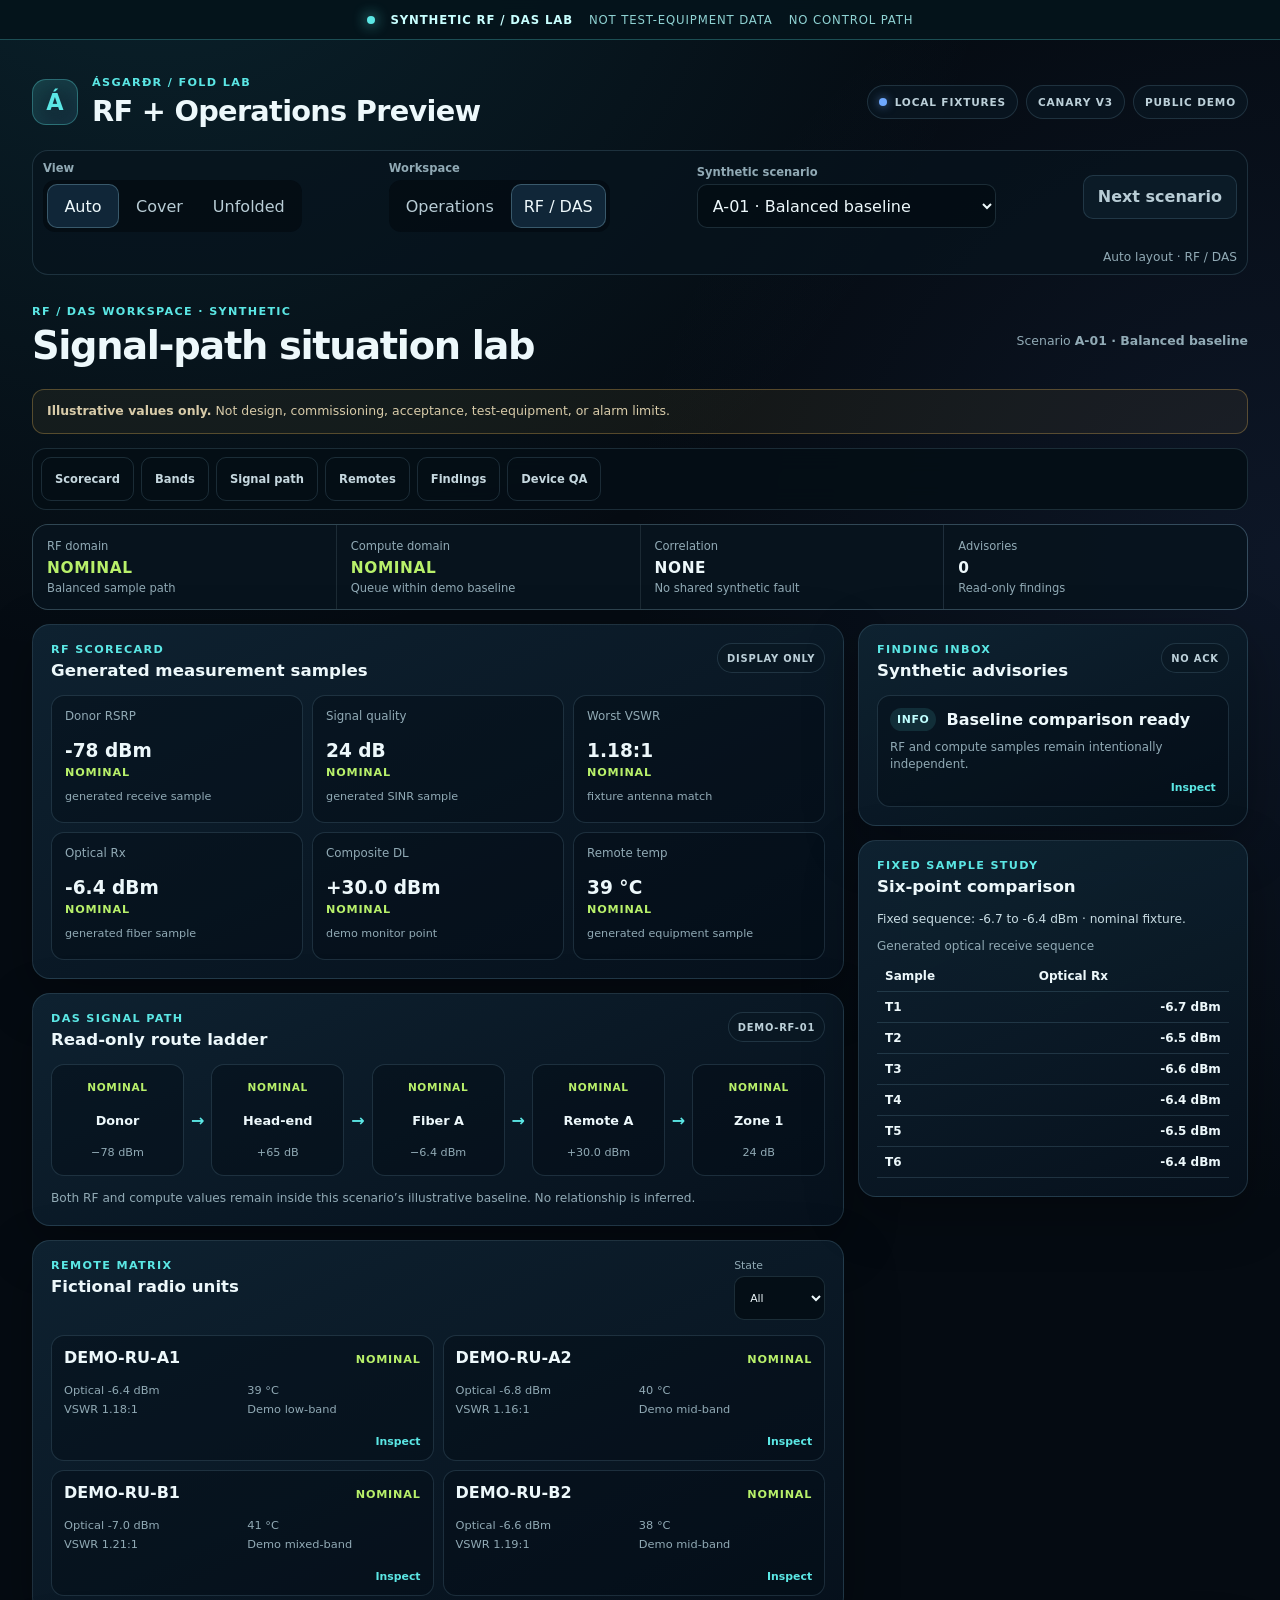
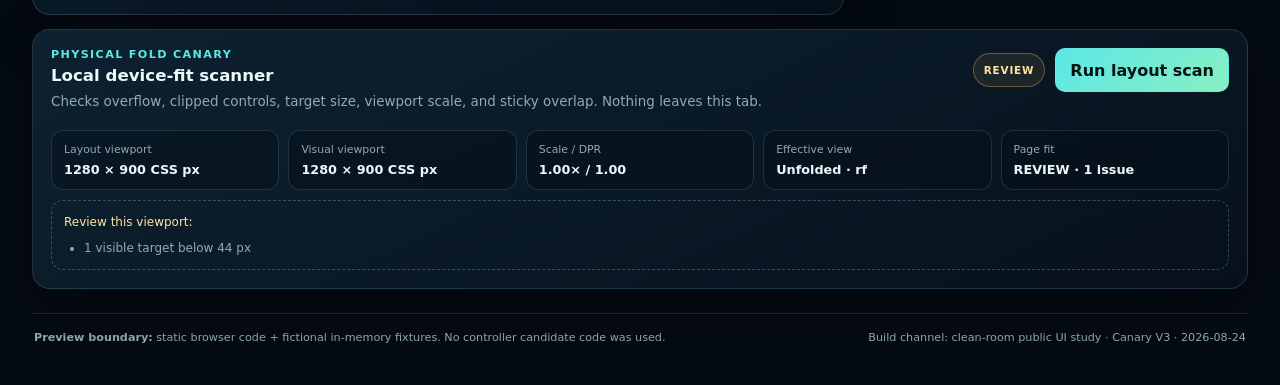
<file: fold-preview/index.html>
<!doctype html>
<html lang="en">
<head>
  <meta charset="utf-8">
  <meta name="viewport" content="width=device-width, initial-scale=1, viewport-fit=cover, interactive-widget=resizes-content">
  <meta name="theme-color" content="#07121f">
  <meta name="color-scheme" content="dark">
  <meta name="referrer" content="no-referrer">
  <meta http-equiv="Content-Security-Policy" content="default-src 'none'; script-src 'self'; style-src 'self'; img-src 'self'; connect-src 'none'; media-src 'none'; font-src 'none'; object-src 'none'; frame-src 'none'; child-src 'none'; worker-src 'none'; manifest-src 'self'; form-action 'none'; base-uri 'none'">
  <meta name="description" content="A synthetic, non-operational Galaxy Fold RF and operations interface study.">
  <title>Ásgarðr Fold — Synthetic RF + Operations Lab</title>
  <link rel="manifest" href="./manifest.webmanifest?v=3">
  <link rel="icon" href="./icon-192.png" sizes="192x192" type="image/png">
  <link rel="apple-touch-icon" href="./icon-192.png">
  <link rel="stylesheet" href="./styles.css?v=3">
  <script defer src="./app.js?v=3"></script>
</head>
<body>
  <a class="skip-link" href="#main-content">Skip to dashboard</a>

  <div class="safety-banner" role="status" aria-label="Preview safety boundary">
    <span class="safety-dot" aria-hidden="true"></span>
    <strong>SYNTHETIC RF / DAS LAB</strong>
    <span>NOT TEST-EQUIPMENT DATA</span>
    <span>NO CONTROL PATH</span>
  </div>

  <div class="app-shell" id="app-shell" data-layout="auto" data-workspace="rf">
    <header class="topbar">
      <div class="brand-lockup">
        <div class="brand-mark" aria-hidden="true">Á</div>
        <div>
          <p class="eyebrow">ÁSGARÐR / FOLD LAB</p>
          <h1>RF + Operations Preview</h1>
        </div>
      </div>
      <div class="truth-cluster" aria-label="Preview state">
        <span class="truth-pill"><span class="status-light demo" aria-hidden="true"></span>LOCAL FIXTURES</span>
        <span class="truth-pill">CANARY V3</span>
        <span class="truth-pill">PUBLIC DEMO</span>
      </div>
    </header>

    <nav class="preview-toolbar" aria-label="Preview controls">
      <div class="toolbar-block">
        <span class="toolbar-label">View</span>
        <div class="segmented" role="group" aria-label="Preview layout">
          <button class="segment is-active" type="button" data-layout-choice="auto" aria-pressed="true">Auto</button>
          <button class="segment" type="button" data-layout-choice="cover" aria-pressed="false">Cover</button>
          <button class="segment" type="button" data-layout-choice="inner" aria-pressed="false">Unfolded</button>
        </div>
      </div>
      <div class="toolbar-block workspace-control">
        <span class="toolbar-label">Workspace</span>
        <div class="segmented" role="group" aria-label="Workspace">
          <button class="segment" id="workspace-tab-ops" type="button" data-workspace-choice="ops" aria-pressed="false">Operations</button>
          <button class="segment is-active" id="workspace-tab-rf" type="button" data-workspace-choice="rf" aria-pressed="true">RF / DAS</button>
        </div>
      </div>
      <div class="scenario-control">
        <label for="scenario-select">Synthetic scenario</label>
        <select id="scenario-select">
          <option value="A-01">A-01 · Balanced baseline</option>
          <option value="B-02">B-02 · Optical-path fade</option>
          <option value="C-03">C-03 · Compute queue pressure</option>
        </select>
      </div>
      <button class="button button-ghost" id="rotate-fixture" type="button">Next scenario</button>
      <p class="viewport-note" id="viewport-note" aria-live="polite">Auto layout · RF / DAS</p>
    </nav>

    <main id="main-content" tabindex="-1">
      <section class="cover-view" aria-labelledby="cover-heading">
        <div class="cover-hero">
          <div>
            <p class="eyebrow">COVER HUD / CROSS-DOMAIN GLANCE</p>
            <h2 id="cover-heading">RF and compute fixtures are nominal</h2>
            <p class="subtle" id="cover-summary">Balanced generated samples across both display-only domains.</p>
          </div>
          <div class="score-ring" id="health-ring" role="img" aria-label="Demo health score 96 percent">
            <span id="health-score">96</span>
            <small>DEMO</small>
          </div>
        </div>

        <div class="cover-domain-grid" aria-label="Synthetic domain status">
          <article class="metric-card">
            <span class="domain-label">RF / DAS</span>
            <strong class="domain-state nominal" id="cover-rf-state">NOMINAL</strong>
            <dl class="compact-kpis">
              <div><dt>Donor RSRP</dt><dd id="cover-rsrp">−78 dBm</dd></div>
              <div><dt>Worst VSWR</dt><dd id="cover-vswr">1.18:1</dd></div>
            </dl>
          </article>
          <article class="metric-card">
            <span class="domain-label">COMPUTE</span>
            <strong class="domain-state nominal" id="cover-compute-state">NOMINAL</strong>
            <dl class="compact-kpis">
              <div><dt>CPU</dt><dd id="cover-cpu">27%</dd></div>
              <div><dt>Queue p95</dt><dd id="cover-p95">18 ms</dd></div>
            </dl>
          </article>
        </div>

        <div class="queue-strip" aria-label="Synthetic queue counts">
          <div><strong id="queue-running">4</strong><span>Running</span></div>
          <div><strong id="queue-pending">2</strong><span>Pending</span></div>
          <div><strong id="queue-done">128</strong><span>Done</span></div>
          <div><strong id="queue-failed">1</strong><span>Failed</span></div>
        </div>

        <article class="cover-alert">
          <div class="alert-icon" aria-hidden="true">!</div>
          <div>
            <p class="eyebrow">DEMO ADVISORY</p>
            <h3 id="cover-alert-title">No cross-domain anomaly in this fixture</h3>
            <p id="cover-alert-copy">Illustrative values only · no action available</p>
          </div>
        </article>

        <div class="cover-actions" aria-label="Cover shortcuts">
          <button class="button button-primary" id="open-workspace" type="button">Open selected workspace</button>
          <button class="button button-ghost" id="cover-scan" type="button">Run fit scan</button>
        </div>
        <p class="cover-fit-result" id="cover-fit-result" aria-live="polite">Ready to scan</p>
      </section>

      <section class="inner-view">
        <section class="workspace-pane ops-workspace" id="ops-workspace" hidden>
          <div class="inner-heading-row">
            <div><p class="eyebrow">OPERATIONS WORKSPACE / DISPLAY ONLY</p><h2>Synthetic cluster overview</h2></div>
            <p class="data-stamp">Scenario <strong class="scenario-stamp">A-01 · Balanced baseline</strong></p>
          </div>

          <nav class="jump-nav" aria-label="Operations sections">
            <a href="#services-panel">Services</a><a href="#jobs-panel">Jobs</a><a href="#events-panel">Events</a><a href="#siren-panel">Siren</a><a href="#device-panel">Device QA</a>
          </nav>

          <div class="soc-grid">
            <article class="panel fleet-panel" id="services-panel">
              <div class="panel-header">
                <div><p class="eyebrow">PROCESS MATRIX</p><h3>Demo services</h3></div>
                <div class="filter-row">
                  <label class="sr-only" for="service-search">Search demo services</label>
                  <input id="service-search" type="search" placeholder="Search fixtures" autocomplete="off" inputmode="search">
                  <label class="sr-only" for="status-filter">Filter service status</label>
                  <select id="status-filter"><option value="all">All statuses</option><option value="online">Online</option><option value="warning">Warning</option><option value="offline">Offline</option></select>
                </div>
              </div>
              <div class="service-grid" id="service-grid"></div>
              <p class="sr-only" id="service-result-status" aria-live="polite"></p>
              <p class="empty-state" id="service-empty" hidden>No synthetic services match this filter.</p>
            </article>

            <article class="panel vitals-panel">
              <div class="panel-header"><div><p class="eyebrow">CLUSTER VITALS</p><h3>Generated gauges</h3></div><span class="truth-pill compact">FIXTURE</span></div>
              <div class="vital-list" id="vital-list"></div>
              <div class="fixture-path" aria-label="Synthetic data path"><span>Browser memory</span><span aria-hidden="true">→</span><span>UI renderer</span><span aria-hidden="true">→</span><span>View only</span></div>
            </article>

            <article class="panel jobs-panel" id="jobs-panel">
              <div class="panel-header"><div><p class="eyebrow">JOB QUEUE</p><h3>Lifecycle explorer</h3></div></div>
              <div class="tab-list" role="tablist" aria-label="Job state">
                <button id="job-tab-all" type="button" role="tab" class="tab is-active" data-job-state="all" aria-selected="true" aria-controls="job-list" tabindex="0">All</button>
                <button id="job-tab-running" type="button" role="tab" class="tab" data-job-state="running" aria-selected="false" aria-controls="job-list" tabindex="-1">Running</button>
                <button id="job-tab-pending" type="button" role="tab" class="tab" data-job-state="pending" aria-selected="false" aria-controls="job-list" tabindex="-1">Pending</button>
                <button id="job-tab-failed" type="button" role="tab" class="tab" data-job-state="failed" aria-selected="false" aria-controls="job-list" tabindex="-1">Failed</button>
              </div>
              <div class="job-list" id="job-list" role="tabpanel" aria-labelledby="job-tab-all" tabindex="0"></div>
            </article>

            <article class="panel siren-panel" id="siren-panel">
              <div class="panel-header"><div><p class="eyebrow">SIREN CONSOLE</p><h3>Local text explanation</h3></div><span class="truth-pill compact">NO AUDIO</span></div>
              <div class="transcript" id="transcript" role="log" aria-live="polite" aria-relevant="additions" aria-label="Synthetic Siren transcript"></div>
              <div class="query-row">
                <label class="sr-only" for="siren-input">Ask about the synthetic fixture</label>
                <input id="siren-input" type="text" maxlength="120" placeholder="Ask about this demo…" autocomplete="off" enterkeyhint="send" aria-describedby="siren-boundary">
                <button class="button button-primary" id="siren-send" type="button">Simulate</button>
              </div>
              <p class="microcopy" id="siren-boundary">Deterministic browser-memory answers only.</p>
              <div class="quick-prompts" aria-label="Example synthetic queries">
                <button type="button" data-query="Summarize this scenario">Summarize scenario</button>
                <button type="button" data-query="Explain RF isolation">Explain RF isolation</button>
                <button type="button" data-query="Show the demo warning">Show warning</button>
                <button type="button" data-query="Explain privacy boundaries">Explain privacy</button>
              </div>
            </article>

            <article class="panel events-panel" id="events-panel">
              <div class="panel-header">
                <div><p class="eyebrow">SYNTHETIC EVENT STREAM</p><h3>Cross-domain frozen tail</h3></div>
                <label class="select-label" for="event-filter">Severity<select id="event-filter"><option value="all">All</option><option value="info">Info</option><option value="warning">Warning</option><option value="critical">Critical</option></select></label>
              </div>
              <div class="event-list" id="event-list"></div>
              <p class="sr-only" id="event-result-status" aria-live="polite"></p>
            </article>

            <article class="panel activity-panel">
              <div class="panel-header"><div><p class="eyebrow">LOCAL SESSION</p><h3>Ephemeral interaction trail</h3></div><span class="truth-pill compact">RESETS ON RELOAD</span></div>
              <ol class="activity-list" id="activity-list" role="log" aria-live="polite" aria-relevant="additions"></ol>
            </article>
          </div>
        </section>

        <section class="workspace-pane rf-workspace" id="rf-workspace">
          <div class="inner-heading-row">
            <div><p class="eyebrow">RF / DAS WORKSPACE · SYNTHETIC</p><h2>Signal-path situation lab</h2></div>
            <p class="data-stamp">Scenario <strong class="scenario-stamp">A-01 · Balanced baseline</strong></p>
          </div>
          <p class="rf-disclaimer"><strong>Illustrative values only.</strong> Not design, commissioning, acceptance, test-equipment, or alarm limits.</p>

          <nav class="jump-nav" aria-label="RF sections">
            <a href="#rf-scorecard">Scorecard</a><a href="#band-panel">Bands</a><a href="#path-panel">Signal path</a><a href="#remote-panel">Remotes</a><a href="#finding-panel">Findings</a><a href="#device-panel">Device QA</a>
          </nav>

          <section class="situation-strip" id="rf-scorecard" aria-label="Cross-domain situation summary">
            <article><span>RF domain</span><strong id="rf-domain-state">NOMINAL</strong><small id="rf-domain-copy">Balanced sample path</small></article>
            <article><span>Compute domain</span><strong id="compute-domain-state">NOMINAL</strong><small id="compute-domain-copy">Queue within demo baseline</small></article>
            <article><span>Correlation</span><strong id="correlation-state">NONE</strong><small id="correlation-copy">No shared synthetic fault</small></article>
            <article><span>Advisories</span><strong id="advisory-count">0</strong><small>Read-only findings</small></article>
          </section>

          <div class="rf-layout">
            <div class="rf-main-stack">
              <article class="panel band-panel" id="band-panel">
                <div class="panel-header">
                  <div><p class="eyebrow">RF SCORECARD</p><h3>Generated measurement samples</h3></div>
                  <span class="truth-pill compact">DISPLAY ONLY</span>
                </div>
                <div class="rf-kpi-grid" id="rf-kpi-grid"></div>
              </article>

              <article class="panel path-panel" id="path-panel">
                <div class="panel-header"><div><p class="eyebrow">DAS SIGNAL PATH</p><h3>Read-only route ladder</h3></div><span class="truth-pill compact">DEMO-RF-01</span></div>
                <div class="signal-path" id="signal-path"></div>
                <p class="panel-note" id="path-summary">Select a node to inspect its fictional contribution.</p>
              </article>

              <article class="panel remote-panel" id="remote-panel">
                <div class="panel-header">
                  <div><p class="eyebrow">REMOTE MATRIX</p><h3>Fictional radio units</h3></div>
                  <label class="select-label" for="remote-filter">State<select id="remote-filter"><option value="all">All</option><option value="nominal">Nominal</option><option value="advisory">Advisory</option></select></label>
                </div>
                <div class="remote-grid" id="remote-grid"></div>
                <p class="sr-only" id="remote-result-status" aria-live="polite"></p>
              </article>
            </div>

            <aside class="rf-side-stack" aria-label="RF findings and trend study">
              <article class="panel finding-panel" id="finding-panel">
                <div class="panel-header"><div><p class="eyebrow">FINDING INBOX</p><h3>Synthetic advisories</h3></div><span class="truth-pill compact">NO ACK</span></div>
                <div class="finding-list" id="finding-list"></div>
              </article>

              <article class="panel trend-panel">
                <div class="panel-header"><div><p class="eyebrow">FIXED SAMPLE STUDY</p><h3>Six-point comparison</h3></div></div>
                <div class="trend-summary" id="trend-summary"></div>
                <table class="trend-table">
                  <caption>Generated optical receive sequence</caption>
                  <thead><tr><th scope="col">Sample</th><th scope="col">Optical Rx</th></tr></thead>
                  <tbody id="trend-body"></tbody>
                </table>
              </article>
            </aside>
          </div>
        </section>

        <article class="panel device-panel" id="device-panel">
          <div class="device-heading">
            <div><p class="eyebrow">PHYSICAL FOLD CANARY</p><h3>Local device-fit scanner</h3><p class="subtle">Checks overflow, clipped controls, target size, viewport scale, and sticky overlap. Nothing leaves this tab.</p></div>
            <div class="device-actions"><span class="fit-badge pending" id="fit-badge">READY</span><button class="button button-primary" id="run-scan" type="button">Run layout scan</button></div>
          </div>
          <dl class="device-stats">
            <div><dt>Layout viewport</dt><dd id="layout-viewport">—</dd></div>
            <div><dt>Visual viewport</dt><dd id="visual-viewport">—</dd></div>
            <div><dt>Scale / DPR</dt><dd id="scale-dpr">—</dd></div>
            <div><dt>Effective view</dt><dd id="effective-view">—</dd></div>
            <div><dt>Page fit</dt><dd id="page-fit">Not scanned</dd></div>
          </dl>
          <div class="scan-results" id="scan-results" aria-live="polite"><p>Run once on each physical display. A pass covers only this viewport and visible workspace.</p></div>
        </article>
      </section>
    </main>

    <footer>
      <p><strong>Preview boundary:</strong> static browser code + fictional in-memory fixtures. No controller candidate code was used.</p>
      <p>Build channel: clean-room public UI study · Canary V3 · 2026-08-24</p>
    </footer>
  </div>

  <dialog class="inspector-dialog" id="inspector-dialog" aria-labelledby="inspector-title" aria-describedby="inspector-boundary">
    <div class="inspector-shell">
      <div class="inspector-header">
        <div><p class="eyebrow" id="inspector-kicker">FIXTURE INSPECTOR</p><h2 id="inspector-title">Synthetic detail</h2></div>
        <button class="icon-button" id="close-inspector" type="button" aria-label="Close inspector">×</button>
      </div>
      <p class="inspector-summary" id="inspector-summary"></p>
      <dl class="inspector-grid" id="inspector-grid"></dl>
      <div class="inspector-boundary" id="inspector-boundary"><strong>Read-only demonstration</strong><span>No live target exists and no action can be sent.</span></div>
    </div>
  </dialog>
</body>
</html>
</file>
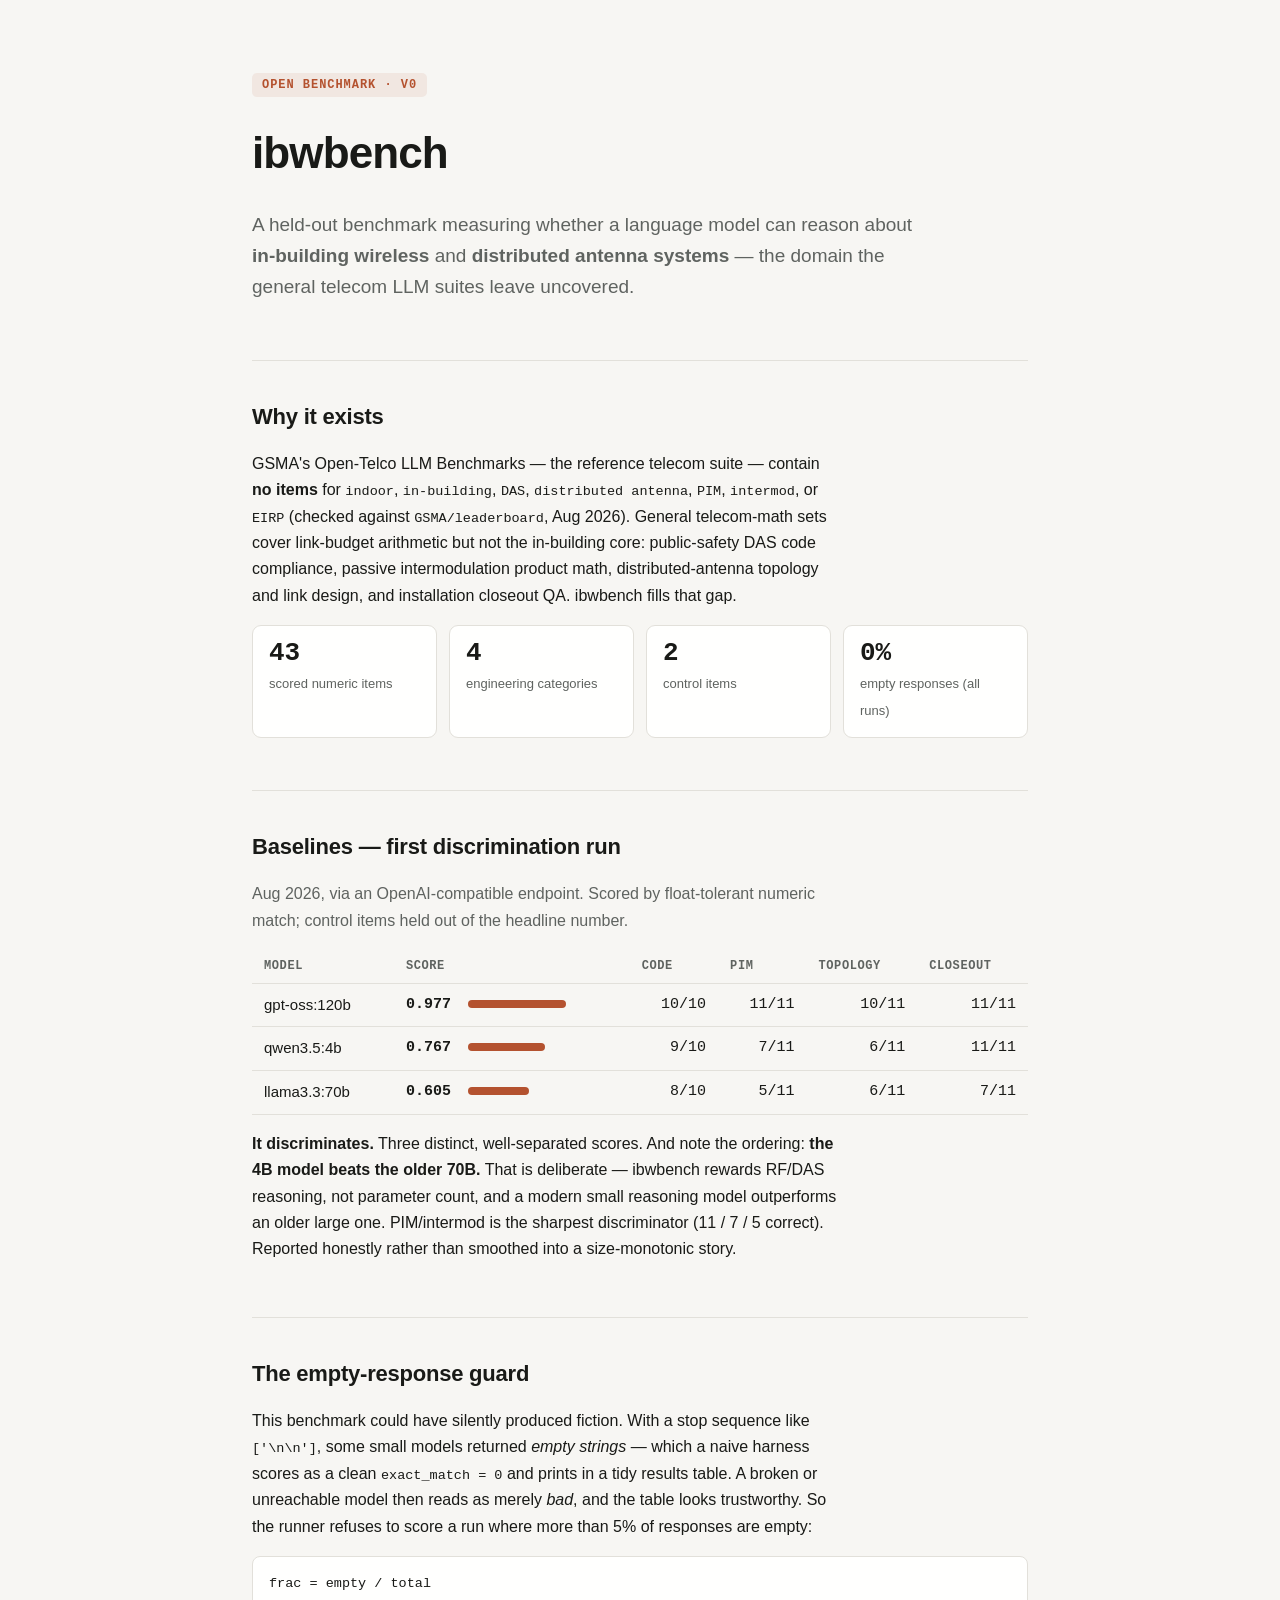
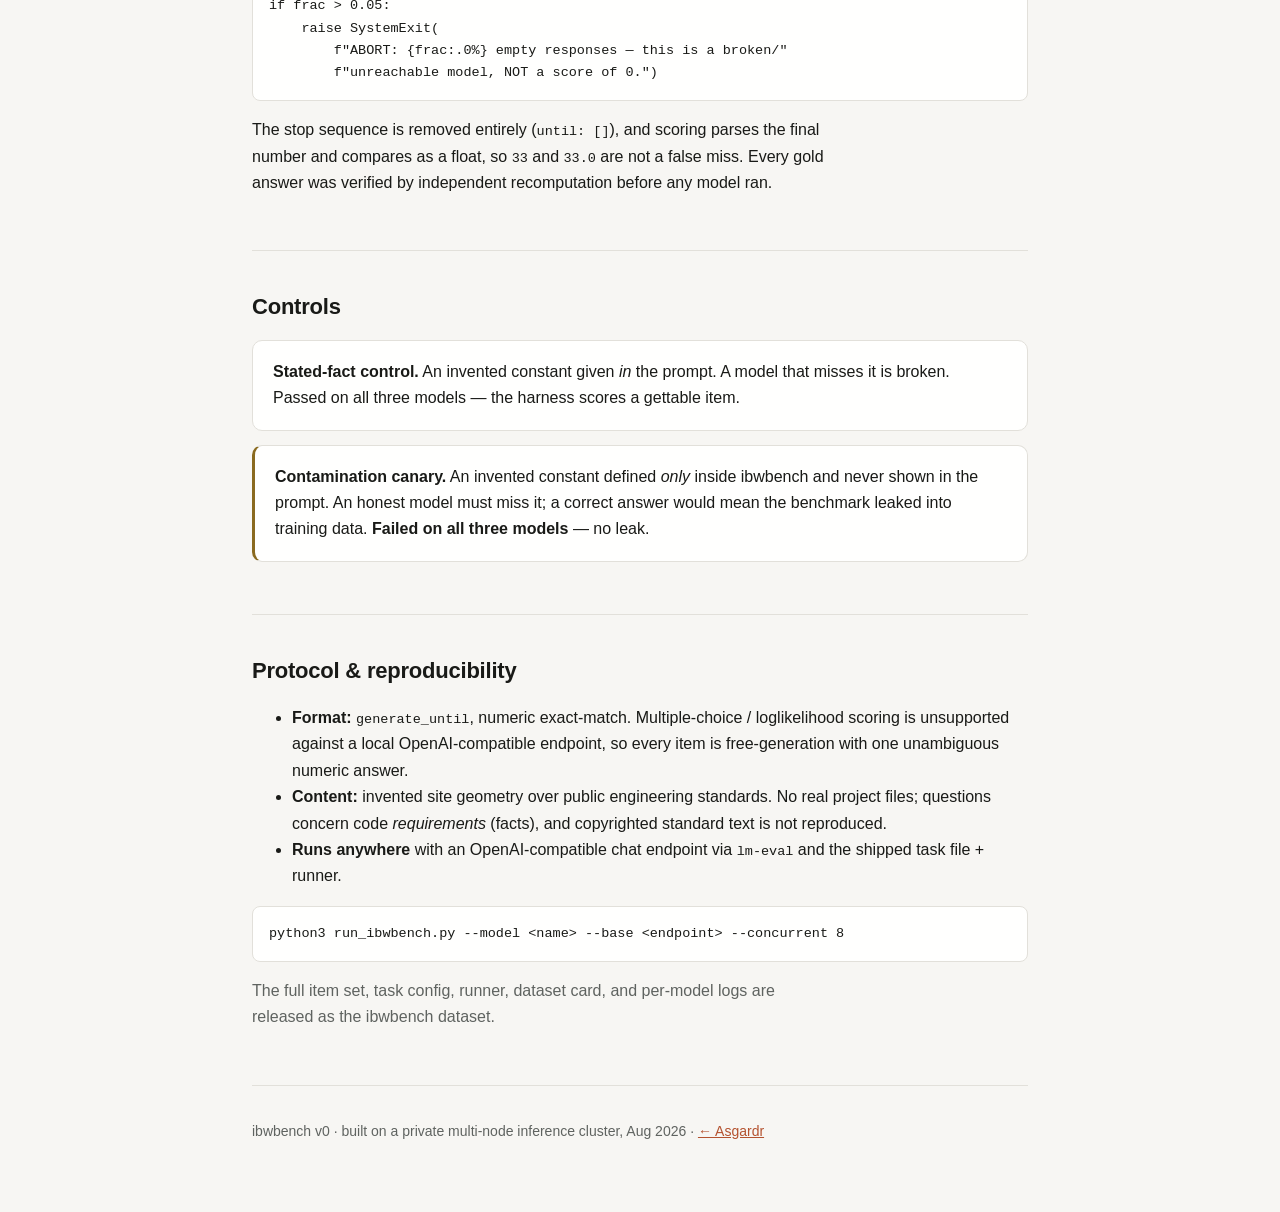
<file: ibwbench/index.html>
<!doctype html>
<html lang="en">
<head>
<meta charset="utf-8">
<meta name="viewport" content="width=device-width,initial-scale=1">
<meta http-equiv="Content-Security-Policy" content="default-src 'none'; style-src 'unsafe-inline'; base-uri 'none'; form-action 'none'">
<title>ibwbench — an in-building wireless / DAS reasoning benchmark for LLMs</title>
<meta name="description" content="A held-out benchmark measuring whether language models can reason about in-building wireless and distributed antenna systems: public-safety code, PIM/intermod, DAS topology, and closeout QA.">
<style>
  :root{
    --bg:#f7f6f3; --panel:#fffffe; --ink:#191a17; --muted:#5f6360; --line:#e2e0da;
    --accent:#b4522f; --accent-soft:rgba(180,82,47,.09); --ok:#2f6d4f; --warn:#8a6a1f;
    --mono:ui-monospace,SFMono-Regular,Menlo,Consolas,monospace;
    --sans:-apple-system,BlinkMacSystemFont,"Segoe UI",Inter,Roboto,Helvetica,Arial,sans-serif;
  }
  @media (prefers-color-scheme:dark){
    :root{--bg:#111312;--panel:#181b1a;--ink:#e8e6e1;--muted:#9aa09b;--line:#282c2a;
          --accent:#e08b63;--accent-soft:rgba(224,139,99,.12);--ok:#7fc4a0;--warn:#d9b45f;}
  }
  *{box-sizing:border-box}
  body{margin:0;background:var(--bg);color:var(--ink);font-family:var(--sans);
       line-height:1.65;-webkit-font-smoothing:antialiased}
  .wrap{max-width:820px;margin:0 auto;padding:0 22px}
  header{padding:70px 0 38px;border-bottom:1px solid var(--line)}
  h1{font-size:clamp(30px,5vw,44px);margin:0 0 10px;letter-spacing:-.02em}
  .tag{display:inline-block;font:600 12px/1 var(--mono);letter-spacing:.08em;
       text-transform:uppercase;color:var(--accent);background:var(--accent-soft);
       padding:6px 10px;border-radius:5px;margin-bottom:20px}
  .lede{font-size:19px;color:var(--muted);max-width:64ch}
  section{padding:38px 0;border-bottom:1px solid var(--line)}
  h2{font-size:22px;margin:0 0 14px;letter-spacing:-.01em}
  p{max-width:66ch}
  a{color:var(--accent)}
  .table-scroll{overflow-x:auto;-webkit-overflow-scrolling:touch;margin:14px 0}
  .table-scroll table{margin:0}
  table{width:100%;border-collapse:collapse;margin:14px 0;font-size:15px}
  th,td{text-align:left;padding:9px 12px;border-bottom:1px solid var(--line)}
  th{font:600 12px/1.2 var(--mono);text-transform:uppercase;letter-spacing:.05em;color:var(--muted)}
  td.num{font-family:var(--mono);text-align:right}
  .score{font-family:var(--mono);font-weight:700}
  .bar{display:inline-block;height:8px;border-radius:4px;background:var(--accent);vertical-align:middle;margin-left:8px}
  code,pre{font-family:var(--mono);font-size:13.5px}
  pre{background:var(--panel);border:1px solid var(--line);border-radius:8px;
      padding:16px;overflow-x:auto}
  .card{background:var(--panel);border:1px solid var(--line);border-radius:10px;padding:18px 20px;margin:14px 0}
  .card.warn{border-left:3px solid var(--warn)}
  .grid{display:grid;grid-template-columns:repeat(auto-fit,minmax(150px,1fr));gap:12px;margin:14px 0}
  .stat{background:var(--panel);border:1px solid var(--line);border-radius:9px;padding:14px 16px}
  .stat b{display:block;font:700 26px/1 var(--mono);margin-bottom:4px}
  .stat span{font-size:13px;color:var(--muted)}
  footer{padding:34px 0 70px;color:var(--muted);font-size:14px}
  .muted{color:var(--muted)}
</style>
</head>
<body>
<div class="wrap">

<header>
  <div class="tag">Open benchmark · v0</div>
  <h1>ibwbench</h1>
  <p class="lede">A held-out benchmark measuring whether a language model can reason about
  <strong>in-building wireless</strong> and <strong>distributed antenna systems</strong> — the
  domain the general telecom LLM suites leave uncovered.</p>
</header>

<section>
  <h2>Why it exists</h2>
  <p>GSMA's Open-Telco LLM Benchmarks — the reference telecom suite — contain <strong>no items</strong>
  for <code>indoor</code>, <code>in-building</code>, <code>DAS</code>, <code>distributed antenna</code>,
  <code>PIM</code>, <code>intermod</code>, or <code>EIRP</code> (checked against <code>GSMA/leaderboard</code>,
  Aug 2026). General telecom-math sets cover link-budget arithmetic but not the in-building core:
  public-safety DAS code compliance, passive intermodulation product math, distributed-antenna
  topology and link design, and installation closeout QA. ibwbench fills that gap.</p>
  <div class="grid">
    <div class="stat"><b>43</b><span>scored numeric items</span></div>
    <div class="stat"><b>4</b><span>engineering categories</span></div>
    <div class="stat"><b>2</b><span>control items</span></div>
    <div class="stat"><b>0%</b><span>empty responses (all runs)</span></div>
  </div>
</section>

<section>
  <h2>Baselines — first discrimination run</h2>
  <p class="muted">Aug 2026, via an OpenAI-compatible endpoint. Scored by float-tolerant numeric
  match; control items held out of the headline number.</p>
  <div class="table-scroll" role="region" aria-label="Baseline scores table (scrolls horizontally on narrow screens)" tabindex="0">
  <table>
    <thead><tr><th>Model</th><th>Score</th><th>Code</th><th>PIM</th><th>Topology</th><th>Closeout</th></tr></thead>
    <tbody>
      <tr><td>gpt-oss:120b</td><td class="score">0.977 <span class="bar" style="width:98px"></span></td><td class="num">10/10</td><td class="num">11/11</td><td class="num">10/11</td><td class="num">11/11</td></tr>
      <tr><td>qwen3.5:4b</td><td class="score">0.767 <span class="bar" style="width:77px"></span></td><td class="num">9/10</td><td class="num">7/11</td><td class="num">6/11</td><td class="num">11/11</td></tr>
      <tr><td>llama3.3:70b</td><td class="score">0.605 <span class="bar" style="width:61px"></span></td><td class="num">8/10</td><td class="num">5/11</td><td class="num">6/11</td><td class="num">7/11</td></tr>
    </tbody>
  </table>
  </div>
  <p><strong>It discriminates.</strong> Three distinct, well-separated scores. And note the ordering:
  <strong>the 4B model beats the older 70B.</strong> That is deliberate — ibwbench rewards RF/DAS
  reasoning, not parameter count, and a modern small reasoning model outperforms an older large one.
  PIM/intermod is the sharpest discriminator (11 / 7 / 5 correct). Reported honestly rather than
  smoothed into a size-monotonic story.</p>
</section>

<section>
  <h2>The empty-response guard</h2>
  <p>This benchmark could have silently produced fiction. With a stop sequence like <code>['\n\n']</code>,
  some small models returned <em>empty strings</em> — which a naive harness scores as a clean
  <code>exact_match = 0</code> and prints in a tidy results table. A broken or unreachable model then
  reads as merely <em>bad</em>, and the table looks trustworthy. So the runner refuses to score a run
  where more than 5% of responses are empty:</p>
  <pre>frac = empty / total
if frac &gt; 0.05:
    raise SystemExit(
        f"ABORT: {frac:.0%} empty responses — this is a broken/"
        f"unreachable model, NOT a score of 0.")</pre>
  <p>The stop sequence is removed entirely (<code>until: []</code>), and scoring parses the final number
  and compares as a float, so <code>33</code> and <code>33.0</code> are not a false miss. Every gold
  answer was verified by independent recomputation before any model ran.</p>
</section>

<section>
  <h2>Controls</h2>
  <div class="card"><strong>Stated-fact control.</strong> An invented constant given <em>in</em> the
  prompt. A model that misses it is broken. Passed on all three models — the harness scores a gettable
  item.</div>
  <div class="card warn"><strong>Contamination canary.</strong> An invented constant defined <em>only</em>
  inside ibwbench and never shown in the prompt. An honest model must miss it; a correct answer would
  mean the benchmark leaked into training data. <strong>Failed on all three models</strong> — no leak.</div>
</section>

<section>
  <h2>Protocol &amp; reproducibility</h2>
  <ul>
    <li><strong>Format:</strong> <code>generate_until</code>, numeric exact-match. Multiple-choice /
    loglikelihood scoring is unsupported against a local OpenAI-compatible endpoint, so every item is
    free-generation with one unambiguous numeric answer.</li>
    <li><strong>Content:</strong> invented site geometry over public engineering standards. No real
    project files; questions concern code <em>requirements</em> (facts), and copyrighted standard text
    is not reproduced.</li>
    <li><strong>Runs anywhere</strong> with an OpenAI-compatible chat endpoint via
    <code>lm-eval</code> and the shipped task file + runner.</li>
  </ul>
  <pre>python3 run_ibwbench.py --model &lt;name&gt; --base &lt;endpoint&gt; --concurrent 8</pre>
  <p class="muted">The full item set, task config, runner, dataset card, and per-model logs are released
  as the ibwbench dataset.</p>
</section>

<footer>
  <div class="wrap" style="padding:0">
    ibwbench v0 · built on a private multi-node inference cluster, Aug 2026 ·
    <a href="../">← Asgardr</a>
  </div>
</footer>

</div>
</body>
</html>
</file>
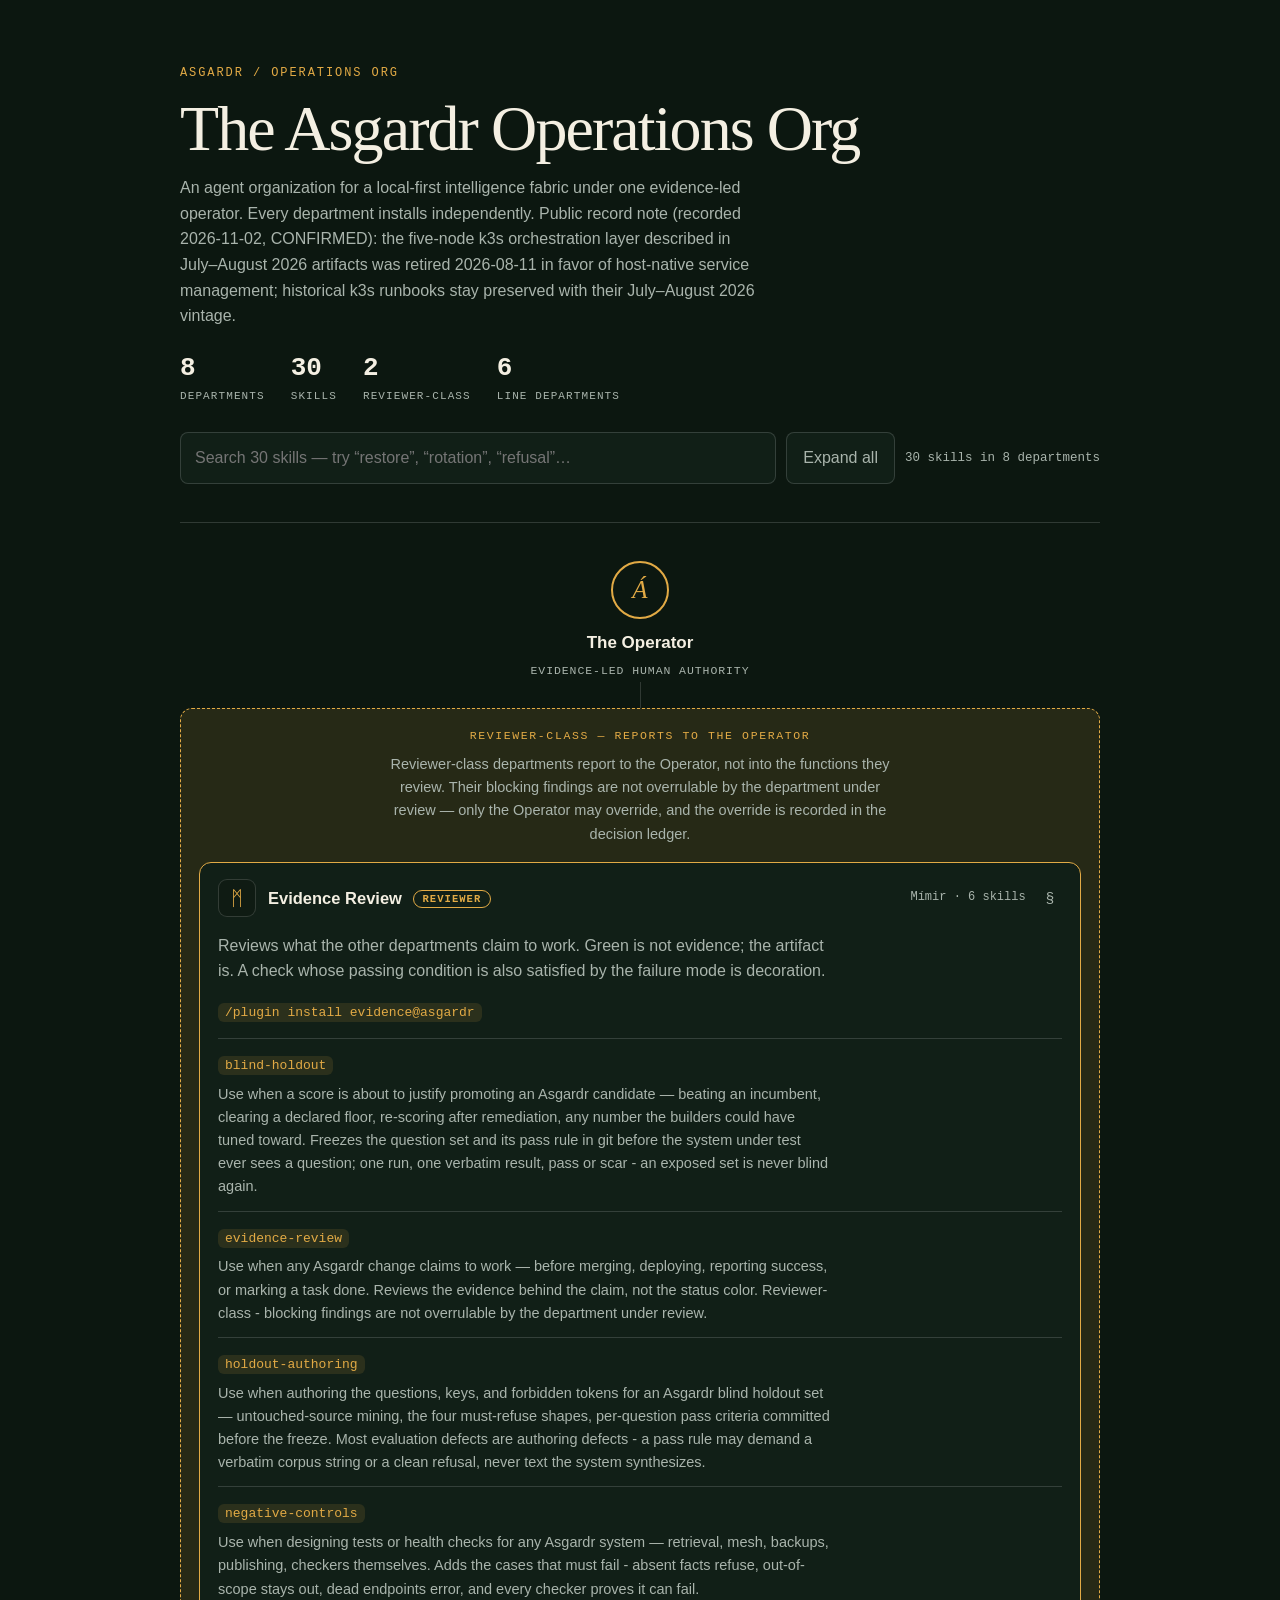
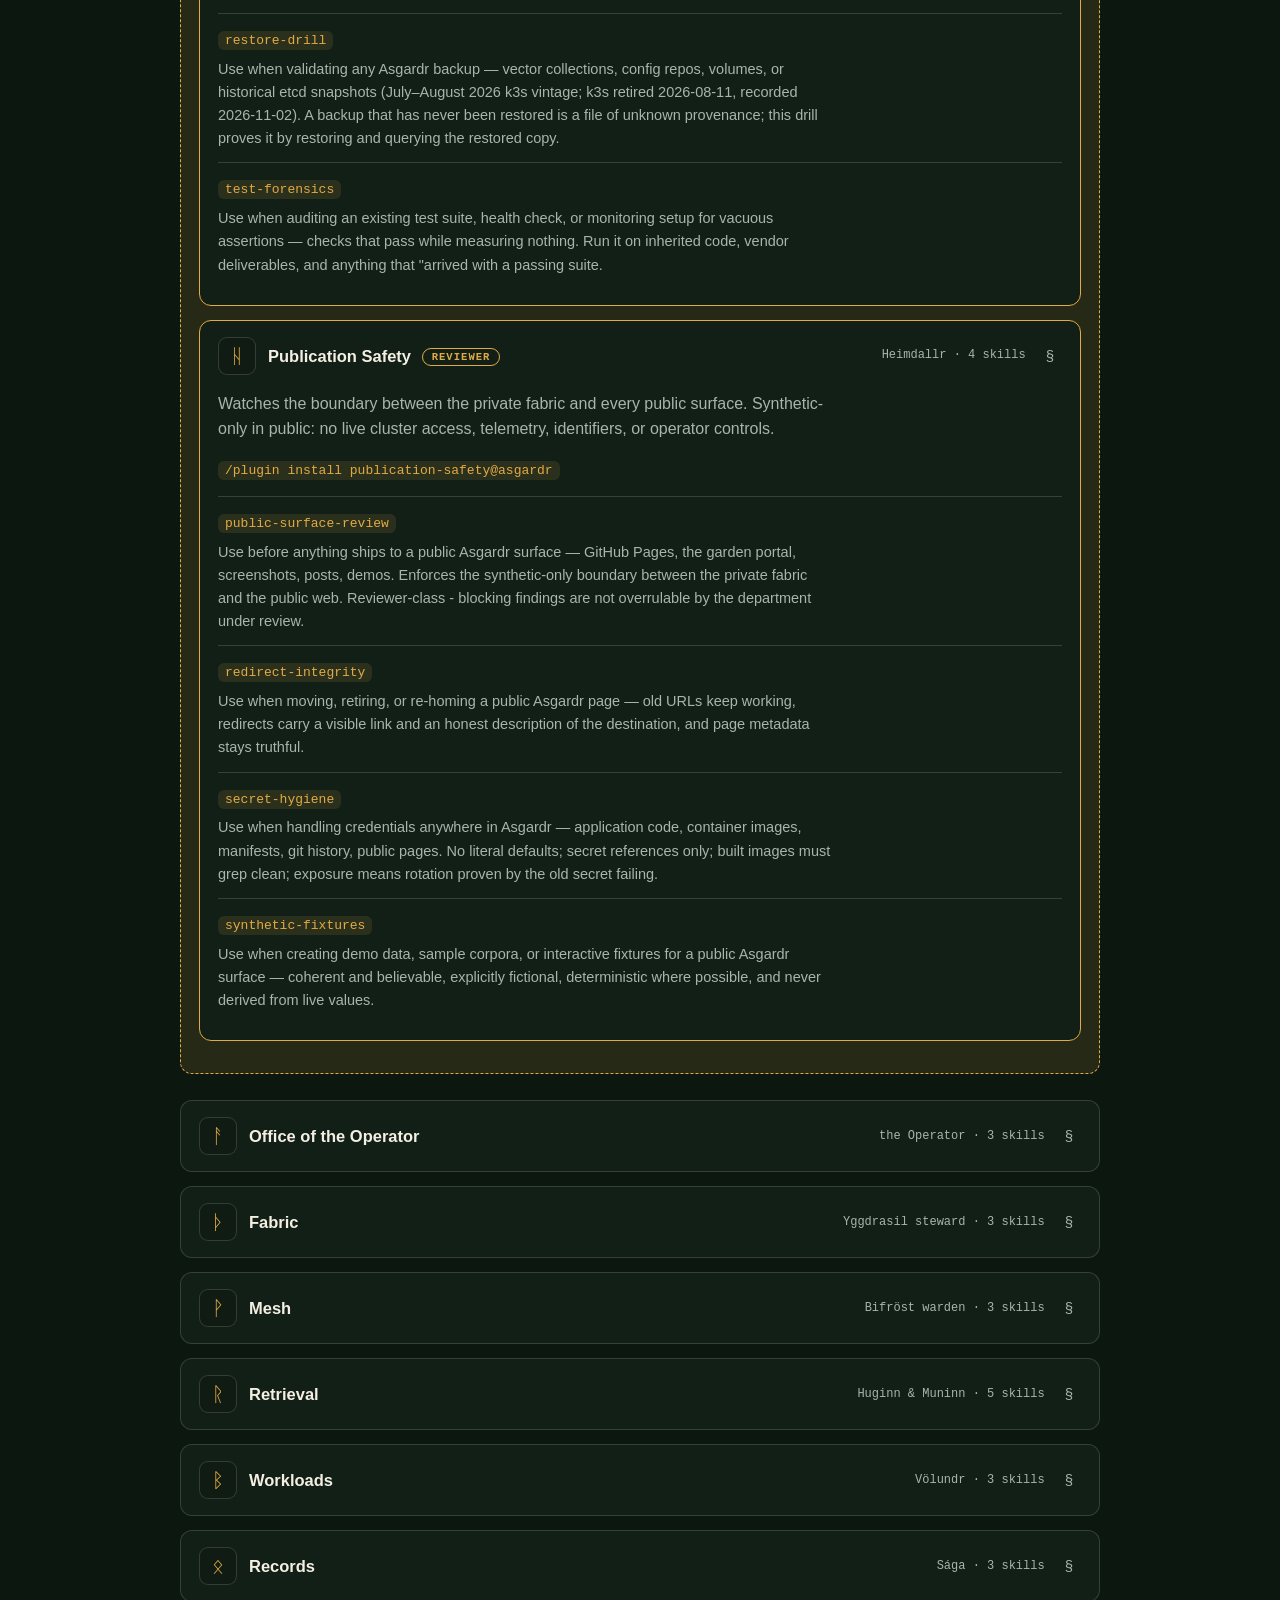
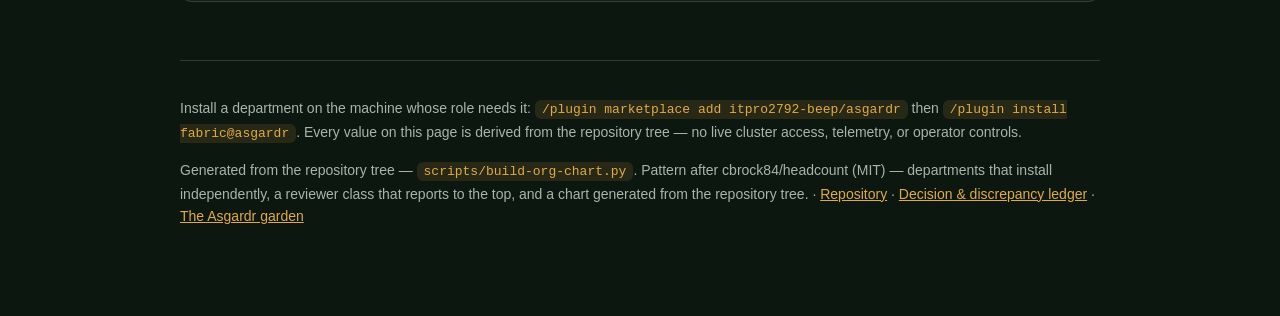
<file: org/index.html>
<!doctype html>
<html lang="en">
<head>
<meta charset="utf-8">
<meta name="viewport" content="width=device-width,initial-scale=1">
<meta name="description" content="The Asgardr operations org chart — 8 departments of evidence-led skills for a local-first intelligence fabric, 2 of them reviewer-class. Generated from the repository tree; no live cluster access.">
<meta http-equiv="Content-Security-Policy" content="default-src 'none'; style-src 'unsafe-inline'; script-src 'unsafe-inline'; connect-src 'none'; img-src data:; base-uri 'none'; form-action 'none'">
<title>The Asgardr Operations Org</title>
<style>
  :root{color-scheme:dark;--bg:#0c1710;--panel:#111f17;--panel2:#0f1b13;--ink:#f4efe2;
        --muted:#a9b4ac;--gold:#e2aa45;--gold-soft:rgba(226,170,69,.12);--line:#ffffff26;
        --mono:ui-monospace,SFMono-Regular,Menlo,Consolas,monospace;
        --sans:"Avenir Next","Segoe UI",Helvetica,Arial,sans-serif}
  *{box-sizing:border-box}
  body{margin:0;background:var(--bg);color:var(--ink);font-family:var(--sans);line-height:1.6}
  .wrap{max-width:960px;margin:0 auto;padding:0 20px 80px}
  header{padding:64px 0 30px;border-bottom:1px solid var(--line)}
  .eyebrow{font-family:var(--mono);font-size:12px;letter-spacing:.16em;text-transform:uppercase;
           color:var(--gold);margin:0 0 14px}
  h1{margin:0 0 14px;font:400 clamp(40px,7vw,64px)/1 Georgia,serif;letter-spacing:-.03em}
  .lede{color:var(--muted);max-width:66ch;margin:0}
  .stats{display:flex;flex-wrap:wrap;gap:26px;margin:26px 0 0}
  .stat b{display:block;font:700 26px/1 var(--mono)}
  .stat span{font-family:var(--mono);font-size:11px;letter-spacing:.1em;text-transform:uppercase;color:var(--muted)}
  .tools{display:flex;flex-wrap:wrap;gap:10px;margin:26px 0 8px}
  #q{flex:1 1 260px;min-width:0;padding:12px 14px;border:1px solid var(--line);border-radius:8px;
      background:var(--panel);color:var(--ink);font:inherit}
  #q:focus{outline:2px solid var(--gold);outline-offset:1px}
  button{padding:12px 16px;border:1px solid var(--line);border-radius:8px;background:var(--panel);
         color:var(--muted);font:inherit;cursor:pointer;min-height:44px}
  button:focus{outline:2px solid var(--gold);outline-offset:1px}
  #count{font-family:var(--mono);font-size:12.5px;color:var(--muted);align-self:center}
  .operator{margin:38px auto 0;width:fit-content;text-align:center}
  .mark{width:58px;height:58px;margin:0 auto;display:grid;place-items:center;border:2px solid var(--gold);
        border-radius:50%;color:var(--gold);font:italic 25px Georgia,serif}
  .operator b{display:block;margin-top:10px;font-size:17px}
  .operator span{font-family:var(--mono);font-size:11.5px;letter-spacing:.08em;text-transform:uppercase;color:var(--muted)}
  .stem{width:1px;height:26px;background:var(--line);margin:0 auto}
  .band{border:1px dashed var(--gold);border-radius:12px;background:var(--gold-soft);padding:18px;margin:0 0 26px}
  .band>p.blabel{font-family:var(--mono);font-size:11.5px;letter-spacing:.14em;text-transform:uppercase;
                 color:var(--gold);text-align:center;margin:0 0 8px}
  .band>p.bnote{color:var(--muted);font-size:14.5px;text-align:center;max-width:62ch;margin:0 auto 16px}
  details.dept{background:var(--panel);border:1px solid var(--line);border-radius:12px;margin:0 0 14px;overflow:hidden}
  details.dept.reviewer{border-color:var(--gold)}
  summary{display:flex;flex-wrap:wrap;align-items:center;gap:12px;padding:16px 18px;cursor:pointer;min-height:44px}
  summary:focus-visible{outline:2px solid var(--gold);outline-offset:-2px}
  .rune{width:38px;height:38px;flex:none;display:grid;place-items:center;border:1px solid var(--line);
        border-radius:9px;color:var(--gold);font:20px/1 Georgia,serif;background:var(--panel2)}
  .dtitle{font-weight:600;font-size:16.5px}
  .badge{font-family:var(--mono);font-size:10.5px;letter-spacing:.1em;text-transform:uppercase;color:var(--gold);
         border:1px solid var(--gold);border-radius:20px;padding:2px 9px;margin-left:6px;vertical-align:2px}
  .dmeta{margin-left:auto;font-family:var(--mono);font-size:12px;color:var(--muted)}
  .anchor{color:var(--muted);text-decoration:none;font-size:15px;padding:4px 8px;border-radius:6px}
  .anchor:hover,.anchor:focus-visible{color:var(--gold)}
  .charter{margin:0;padding:0 18px 4px;color:var(--muted);max-width:74ch}
  .install{margin:10px 0 4px;padding:0 18px}
  code{font-family:var(--mono);font-size:13px;color:var(--gold);background:var(--gold-soft);
       border-radius:6px;padding:2px 7px}
  ul.skills{list-style:none;margin:8px 0 0;padding:6px 18px 16px}
  li.skill{padding:12px 0;border-top:1px solid var(--line)}
  li.skill p{margin:6px 0 0;color:var(--muted);font-size:14.5px;max-width:76ch}
  .grid{display:grid;gap:0;grid-template-columns:1fr}
  footer{margin-top:44px;padding-top:22px;border-top:1px solid var(--line);color:var(--muted);font-size:14px}
  footer a{color:var(--gold)}
  [hidden]{display:none!important}
  @media (prefers-reduced-motion:no-preference){details.dept{transition:border-color .15s}}
</style>
</head>
<body>
<div class="wrap">

<header>
  <p class="eyebrow">Asgardr / Operations Org</p>
  <h1>The Asgardr Operations Org</h1>
  <p class="lede">An agent organization for a local-first intelligence fabric under one evidence-led operator. Every department installs independently. Public record note (recorded 2026-11-02, CONFIRMED): the five-node k3s orchestration layer described in July–August 2026 artifacts was retired 2026-08-11 in favor of host-native service management; historical k3s runbooks stay preserved with their July–August 2026 vintage.</p>
  <div class="stats">
    <div class="stat"><b>8</b><span>departments</span></div>
    <div class="stat"><b>30</b><span>skills</span></div>
    <div class="stat"><b>2</b><span>reviewer-class</span></div>
    <div class="stat"><b>6</b><span>line departments</span></div>
  </div>
  <div class="tools">
    <input id="q" type="search" placeholder="Search 30 skills — try “restore”, “rotation”, “refusal”…"
           aria-label="Search skills" title="Press / to search">
    <button id="expand" type="button">Expand all</button>
    <span id="count">30 skills in 8 departments</span>
  </div>
</header>

<div class="operator">
  <div class="mark" aria-hidden="true">Á</div>
  <b>The Operator</b>
  <span>evidence-led human authority</span>
</div>
<div class="stem" aria-hidden="true"></div>

<section class="band" aria-label="Reviewer-class departments">
  <p class="blabel">Reviewer-class — reports to the Operator</p>
  <p class="bnote">Reviewer-class departments report to the Operator, not into the functions they review. Their blocking findings are not overrulable by the department under review — only the Operator may override, and the override is recorded in the decision ledger.</p>
  <details class="dept reviewer" id="evidence" open>
    <summary>
      <span class="rune" aria-hidden="true">ᛗ</span>
      <span class="dtitle">Evidence Review <span class="badge">reviewer</span></span>
      <span class="dmeta">Mímir · 6 skills</span>
      <a class="anchor" href="#evidence" aria-label="Link to Evidence Review">§</a>
    </summary>
    <p class="charter">Reviews what the other departments claim to work. Green is not evidence; the artifact is. A check whose passing condition is also satisfied by the failure mode is decoration.</p>
    <p class="install"><code>/plugin install evidence@asgardr</code></p>
    <ul class="skills">
      <li class="skill" data-search="blind-holdout use when a score is about to justify promoting an asgardr candidate — beating an incumbent, clearing a declared floor, re-scoring after remediation, any number the builders could have tuned toward. freezes the question set and its pass rule in git before the system under test ever sees a question; one run, one verbatim result, pass or scar - an exposed set is never blind again.">
        <code>blind-holdout</code>
        <p>Use when a score is about to justify promoting an Asgardr candidate — beating an incumbent, clearing a declared floor, re-scoring after remediation, any number the builders could have tuned toward. Freezes the question set and its pass rule in git before the system under test ever sees a question; one run, one verbatim result, pass or scar - an exposed set is never blind again.</p>
      </li>
      <li class="skill" data-search="evidence-review use when any asgardr change claims to work — before merging, deploying, reporting success, or marking a task done. reviews the evidence behind the claim, not the status color. reviewer-class - blocking findings are not overrulable by the department under review.">
        <code>evidence-review</code>
        <p>Use when any Asgardr change claims to work — before merging, deploying, reporting success, or marking a task done. Reviews the evidence behind the claim, not the status color. Reviewer-class - blocking findings are not overrulable by the department under review.</p>
      </li>
      <li class="skill" data-search="holdout-authoring use when authoring the questions, keys, and forbidden tokens for an asgardr blind holdout set — untouched-source mining, the four must-refuse shapes, per-question pass criteria committed before the freeze. most evaluation defects are authoring defects - a pass rule may demand a verbatim corpus string or a clean refusal, never text the system synthesizes.">
        <code>holdout-authoring</code>
        <p>Use when authoring the questions, keys, and forbidden tokens for an Asgardr blind holdout set — untouched-source mining, the four must-refuse shapes, per-question pass criteria committed before the freeze. Most evaluation defects are authoring defects - a pass rule may demand a verbatim corpus string or a clean refusal, never text the system synthesizes.</p>
      </li>
      <li class="skill" data-search="negative-controls use when designing tests or health checks for any asgardr system — retrieval, mesh, backups, publishing, checkers themselves. adds the cases that must fail - absent facts refuse, out-of-scope stays out, dead endpoints error, and every checker proves it can fail.">
        <code>negative-controls</code>
        <p>Use when designing tests or health checks for any Asgardr system — retrieval, mesh, backups, publishing, checkers themselves. Adds the cases that must fail - absent facts refuse, out-of-scope stays out, dead endpoints error, and every checker proves it can fail.</p>
      </li>
      <li class="skill" data-search="restore-drill use when validating any asgardr backup — vector collections, config repos, volumes, or historical etcd snapshots (july–august 2026 k3s vintage; k3s retired 2026-08-11, recorded 2026-11-02). a backup that has never been restored is a file of unknown provenance; this drill proves it by restoring and querying the restored copy.">
        <code>restore-drill</code>
        <p>Use when validating any Asgardr backup — vector collections, config repos, volumes, or historical etcd snapshots (July–August 2026 k3s vintage; k3s retired 2026-08-11, recorded 2026-11-02). A backup that has never been restored is a file of unknown provenance; this drill proves it by restoring and querying the restored copy.</p>
      </li>
      <li class="skill" data-search="test-forensics use when auditing an existing test suite, health check, or monitoring setup for vacuous assertions — checks that pass while measuring nothing. run it on inherited code, vendor deliverables, and anything that &quot;arrived with a passing suite.">
        <code>test-forensics</code>
        <p>Use when auditing an existing test suite, health check, or monitoring setup for vacuous assertions — checks that pass while measuring nothing. Run it on inherited code, vendor deliverables, and anything that &quot;arrived with a passing suite.</p>
      </li>
    </ul>
  </details>
  <details class="dept reviewer" id="publication-safety" open>
    <summary>
      <span class="rune" aria-hidden="true">ᚺ</span>
      <span class="dtitle">Publication Safety <span class="badge">reviewer</span></span>
      <span class="dmeta">Heimdallr · 4 skills</span>
      <a class="anchor" href="#publication-safety" aria-label="Link to Publication Safety">§</a>
    </summary>
    <p class="charter">Watches the boundary between the private fabric and every public surface. Synthetic-only in public: no live cluster access, telemetry, identifiers, or operator controls.</p>
    <p class="install"><code>/plugin install publication-safety@asgardr</code></p>
    <ul class="skills">
      <li class="skill" data-search="public-surface-review use before anything ships to a public asgardr surface — github pages, the garden portal, screenshots, posts, demos. enforces the synthetic-only boundary between the private fabric and the public web. reviewer-class - blocking findings are not overrulable by the department under review.">
        <code>public-surface-review</code>
        <p>Use before anything ships to a public Asgardr surface — GitHub Pages, the garden portal, screenshots, posts, demos. Enforces the synthetic-only boundary between the private fabric and the public web. Reviewer-class - blocking findings are not overrulable by the department under review.</p>
      </li>
      <li class="skill" data-search="redirect-integrity use when moving, retiring, or re-homing a public asgardr page — old urls keep working, redirects carry a visible link and an honest description of the destination, and page metadata stays truthful.">
        <code>redirect-integrity</code>
        <p>Use when moving, retiring, or re-homing a public Asgardr page — old URLs keep working, redirects carry a visible link and an honest description of the destination, and page metadata stays truthful.</p>
      </li>
      <li class="skill" data-search="secret-hygiene use when handling credentials anywhere in asgardr — application code, container images, manifests, git history, public pages. no literal defaults; secret references only; built images must grep clean; exposure means rotation proven by the old secret failing.">
        <code>secret-hygiene</code>
        <p>Use when handling credentials anywhere in Asgardr — application code, container images, manifests, git history, public pages. No literal defaults; secret references only; built images must grep clean; exposure means rotation proven by the old secret failing.</p>
      </li>
      <li class="skill" data-search="synthetic-fixtures use when creating demo data, sample corpora, or interactive fixtures for a public asgardr surface — coherent and believable, explicitly fictional, deterministic where possible, and never derived from live values.">
        <code>synthetic-fixtures</code>
        <p>Use when creating demo data, sample corpora, or interactive fixtures for a public Asgardr surface — coherent and believable, explicitly fictional, deterministic where possible, and never derived from live values.</p>
      </li>
    </ul>
  </details>
</section>

<section class="grid" aria-label="Line departments">
  <details class="dept" id="operator">
    <summary>
      <span class="rune" aria-hidden="true">ᚨ</span>
      <span class="dtitle">Office of the Operator </span>
      <span class="dmeta">the Operator · 3 skills</span>
      <a class="anchor" href="#operator" aria-label="Link to Office of the Operator">§</a>
    </summary>
    <p class="charter">Authority tiers, continuity when the operator is away, and the ledger where decisions and their evidence are recorded — corrections visible, nothing silently rewritten.</p>
    <p class="install"><code>/plugin install operator@asgardr</code></p>
    <ul class="skills">
      <li class="skill" data-search="continuity-plan use when assessing single-operator risk for the asgardr fabric — what runs unattended, what only the operator knows, and whether the fabric could be cold-started from written artifacts alone. the homelab translation of succession planning and workforce risk.">
        <code>continuity-plan</code>
        <p>Use when assessing single-operator risk for the Asgardr fabric — what runs unattended, what only the Operator knows, and whether the fabric could be cold-started from written artifacts alone. The homelab translation of succession planning and workforce risk.</p>
      </li>
      <li class="skill" data-search="decision-ledger use when recording an operational decision for the asgardr fabric — what was decided, on what evidence, what was rejected, and when to revisit. also the required destination for reviewer-class overrides and accepted risks.">
        <code>decision-ledger</code>
        <p>Use when recording an operational decision for the Asgardr fabric — what was decided, on what evidence, what was rejected, and when to revisit. Also the required destination for reviewer-class overrides and accepted risks.</p>
      </li>
      <li class="skill" data-search="operator-authority use when deciding whether an action on the asgardr fabric may proceed autonomously, must be logged and reversible, or belongs to the operator alone — cluster state changes, new controllers, credential issuance, public exposure, deletions.">
        <code>operator-authority</code>
        <p>Use when deciding whether an action on the Asgardr fabric may proceed autonomously, must be logged and reversible, or belongs to the Operator alone — cluster state changes, new controllers, credential issuance, public exposure, deletions.</p>
      </li>
    </ul>
  </details>
  <details class="dept" id="fabric">
    <summary>
      <span class="rune" aria-hidden="true">ᚦ</span>
      <span class="dtitle">Fabric </span>
      <span class="dmeta">Yggdrasil steward · 3 skills</span>
      <a class="anchor" href="#fabric" aria-label="Link to Fabric">§</a>
    </summary>
    <p class="charter">Host-native service management and preserved July–August 2026 k3s core runbooks (five-node k3s orchestration retired 2026-08-11; recorded 2026-11-02, CONFIRMED). Hosts leave and return with proof; a moving release has no rollback target; upgrades go one machine at a time with artifact checks between.</p>
    <p class="install"><code>/plugin install fabric@asgardr</code></p>
    <ul class="skills">
      <li class="skill" data-search="node-lifecycle use when taking a fabric host down for maintenance or returning it to service (july–august 2026 k3s cordon/drain runbook preserved; five-node k3s layer retired 2026-08-11 in favor of host-native service management, recorded 2026-11-02) — prove surviving capacity before exit and prove return with artifacts rather than dashboard green.">
        <code>node-lifecycle</code>
        <p>Use when taking a fabric host down for maintenance or returning it to service (July–August 2026 k3s cordon/drain runbook preserved; five-node k3s layer retired 2026-08-11 in favor of host-native service management, recorded 2026-11-02) — prove surviving capacity before exit and prove return with artifacts rather than dashboard green.</p>
      </li>
      <li class="skill" data-search="pinned-releases use when deploying or updating any workload on the asgardr fabric (host-native services or container images; july–august 2026 k3s layer retired 2026-08-11, recorded 2026-11-02) — pinned versions or image digests, a rollback target named before rollout, and model or backend swaps done as config changes, never code changes.">
        <code>pinned-releases</code>
        <p>Use when deploying or updating any workload on the Asgardr fabric (host-native services or container images; July–August 2026 k3s layer retired 2026-08-11, recorded 2026-11-02) — pinned versions or image digests, a rollback target named before rollout, and model or backend swaps done as config changes, never code changes.</p>
      </li>
      <li class="skill" data-search="upgrade-runbook use when upgrading host os, runtime, or service components across the asgardr fabric (july–august 2026 five-node k3s upgrade runbook preserved; k3s layer retired 2026-08-11 in favor of host-native service management, recorded 2026-11-02) — snapshot first and prove it restorable, one machine at a time, artifact checks between each, written abort criteria.">
        <code>upgrade-runbook</code>
        <p>Use when upgrading host OS, runtime, or service components across the Asgardr fabric (July–August 2026 five-node k3s upgrade runbook preserved; k3s layer retired 2026-08-11 in favor of host-native service management, recorded 2026-11-02) — snapshot first and prove it restorable, one machine at a time, artifact checks between each, written abort criteria.</p>
      </li>
    </ul>
  </details>
  <details class="dept" id="mesh">
    <summary>
      <span class="rune" aria-hidden="true">ᚹ</span>
      <span class="dtitle">Mesh </span>
      <span class="dmeta">Bifröst warden · 3 skills</span>
      <a class="anchor" href="#mesh" aria-label="Link to Mesh">§</a>
    </summary>
    <p class="charter">Peer connectivity across the private mesh. Keys rotate and the rotation is proven when the old key fails; reachability is read from session artifacts, not a dashboard&#x27;s green dot.</p>
    <p class="install"><code>/plugin install mesh@asgardr</code></p>
    <ul class="skills">
      <li class="skill" data-search="key-rotation use when rotating mesh or service credentials on the asgardr fabric — issue, cut over, revoke, then prove the rotation by attempting the old credential and saving its refusal. rotation is proven when the old key fails, not when the new one works.">
        <code>key-rotation</code>
        <p>Use when rotating mesh or service credentials on the Asgardr fabric — issue, cut over, revoke, then prove the rotation by attempting the old credential and saving its refusal. Rotation is proven when the old key fails, not when the new one works.</p>
      </li>
      <li class="skill" data-search="peer-lifecycle use when joining, replacing, or retiring an asgardr mesh peer — key issuance stays with the operator, every step leaves an artifact, and retirement is proven by the retired peer failing to connect.">
        <code>peer-lifecycle</code>
        <p>Use when joining, replacing, or retiring an Asgardr mesh peer — key issuance stays with the Operator, every step leaves an artifact, and retirement is proven by the retired peer failing to connect.</p>
      </li>
      <li class="skill" data-search="reachability-audit use when verifying connectivity across the asgardr mesh — a full peer-to-peer probe matrix at the service level, read from saved artifacts with current timestamps, never from a dashboard&#x27;s green dot.">
        <code>reachability-audit</code>
        <p>Use when verifying connectivity across the Asgardr mesh — a full peer-to-peer probe matrix at the service level, read from saved artifacts with current timestamps, never from a dashboard&#x27;s green dot.</p>
      </li>
    </ul>
  </details>
  <details class="dept" id="retrieval">
    <summary>
      <span class="rune" aria-hidden="true">ᚱ</span>
      <span class="dtitle">Retrieval </span>
      <span class="dmeta">Huginn &amp; Muninn · 5 skills</span>
      <a class="anchor" href="#retrieval" aria-label="Link to Retrieval">§</a>
    </summary>
    <p class="charter">The knowledge fabric: what goes into the corpus, how answers stay grounded and cited, how a query is scoped to the documents it may see, and how replicas stay honest.</p>
    <p class="install"><code>/plugin install retrieval@asgardr</code></p>
    <ul class="skills">
      <li class="skill" data-search="corpus-hygiene use when adding, chunking, or re-embedding documents in the asgardr knowledge fabric — chunk sizing, indexing vs querying task prefixes, scoping payloads, and re-embedding on model change decide both retrieval quality and the privacy boundary.">
        <code>corpus-hygiene</code>
        <p>Use when adding, chunking, or re-embedding documents in the Asgardr knowledge fabric — chunk sizing, indexing vs querying task prefixes, scoping payloads, and re-embedding on model change decide both retrieval quality and the privacy boundary.</p>
      </li>
      <li class="skill" data-search="eval-meta-isolation use when deciding what an asgardr retrieval corpus may ingest, or auditing one whose scores rise without a visible cause — review write-ups, scorecards, evaluation commentary, frozen holdout sets, transcripts and ledger entries that quote expected answers. eval-meta is excluded by default and admitted only by name - a system that can quote its own report card is self-grading, not retrieving.">
        <code>eval-meta-isolation</code>
        <p>Use when deciding what an Asgardr retrieval corpus may ingest, or auditing one whose scores rise without a visible cause — review write-ups, scorecards, evaluation commentary, frozen holdout sets, transcripts and ledger entries that quote expected answers. Eval-meta is excluded by default and admitted only by name - a system that can quote its own report card is self-grading, not retrieving.</p>
      </li>
      <li class="skill" data-search="grounded-answering use when building or tuning how the asgardr assistant answers from documents — every claim cited to its passage, clean refusal when the corpus is silent, and grounding prompts tested in both directions so strictness never refuses a rank-1 answer.">
        <code>grounded-answering</code>
        <p>Use when building or tuning how the Asgardr assistant answers from documents — every claim cited to its passage, clean refusal when the corpus is silent, and grounding prompts tested in both directions so strictness never refuses a rank-1 answer.</p>
      </li>
      <li class="skill" data-search="replica-consistency use when a fabric service runs multiple replicas over shared state — no per-process caches of store contents without invalidation, health checks that touch the real store path, and consistency probes that compare replicas to each other and to the store.">
        <code>replica-consistency</code>
        <p>Use when a fabric service runs multiple replicas over shared state — no per-process caches of store contents without invalidation, health checks that touch the real store path, and consistency probes that compare replicas to each other and to the store.</p>
      </li>
      <li class="skill" data-search="scoped-retrieval use when queries must be restricted to a subset of documents in the asgardr knowledge fabric — payload filtering at the database is the privacy boundary the product rests on, and it is proven with cross-document leak tests.">
        <code>scoped-retrieval</code>
        <p>Use when queries must be restricted to a subset of documents in the Asgardr knowledge fabric — payload filtering at the database is the privacy boundary the product rests on, and it is proven with cross-document leak tests.</p>
      </li>
    </ul>
  </details>
  <details class="dept" id="workloads">
    <summary>
      <span class="rune" aria-hidden="true">ᛒ</span>
      <span class="dtitle">Workloads </span>
      <span class="dmeta">Völundr · 3 skills</span>
      <a class="anchor" href="#workloads" aria-label="Link to Workloads">§</a>
    </summary>
    <p class="charter">The built public works. Self-contained pages, canaries that earn capabilities one release at a time, and layouts that survive a 320-pixel phone with gloves on.</p>
    <p class="install"><code>/plugin install workloads@asgardr</code></p>
    <ul class="skills">
      <li class="skill" data-search="canary-progression use when advancing a public interactive asgardr workload through canary versions — one capability class per release, risky capabilities deliberately deferred until earned, every canary an atomic static release whose rollback is a git revert.">
        <code>canary-progression</code>
        <p>Use when advancing a public interactive Asgardr workload through canary versions — one capability class per release, risky capabilities deliberately deferred until earned, every canary an atomic static release whose rollback is a git revert.</p>
      </li>
      <li class="skill" data-search="device-fit use when validating a public asgardr page on real phones — no horizontal overflow from 320 css px up, 44 px touch targets, safe-area padding, visible focus, reduced-motion support, keyboard-operable tabs, shrink-safe grids.">
        <code>device-fit</code>
        <p>Use when validating a public Asgardr page on real phones — no horizontal overflow from 320 CSS px up, 44 px touch targets, safe-area padding, visible focus, reduced-motion support, keyboard-operable tabs, shrink-safe grids.</p>
      </li>
      <li class="skill" data-search="page-shipping use when creating or editing a page on the asgardr public site — self-contained static html, both color schemes handled deliberately, truthful metadata, wide content scrolling in its own container, then the publication-safety gate before push.">
        <code>page-shipping</code>
        <p>Use when creating or editing a page on the Asgardr public site — self-contained static HTML, both color schemes handled deliberately, truthful metadata, wide content scrolling in its own container, then the publication-safety gate before push.</p>
      </li>
    </ul>
  </details>
  <details class="dept" id="records">
    <summary>
      <span class="rune" aria-hidden="true">ᛟ</span>
      <span class="dtitle">Records </span>
      <span class="dmeta">Sága · 3 skills</span>
      <a class="anchor" href="#records" aria-label="Link to Records">§</a>
    </summary>
    <p class="charter">Every claim labeled confirmed, preliminary, or unknown; every figure dated; contradictions flagged in public rather than silently resolved.</p>
    <p class="install"><code>/plugin install records@asgardr</code></p>
    <ul class="skills">
      <li class="skill" data-search="claim-labeling use when publishing factual claims on any asgardr surface — every claim labeled confirmed, preliminary, or unknown; every figure carries its vintage; unknown is a publishable value carried honestly until an official number exists.">
        <code>claim-labeling</code>
        <p>Use when publishing factual claims on any Asgardr surface — every claim labeled confirmed, preliminary, or unknown; every figure carries its vintage; UNKNOWN is a publishable value carried honestly until an official number exists.</p>
      </li>
      <li class="skill" data-search="discrepancy-ledger use when sources contradict each other or the public record contradicts itself — flag the discrepancy openly rather than silently resolving it, track open questions to answered, and keep resolved entries visible.">
        <code>discrepancy-ledger</code>
        <p>Use when sources contradict each other or the public record contradicts itself — flag the discrepancy openly rather than silently resolving it, track open questions to answered, and keep resolved entries visible.</p>
      </li>
      <li class="skill" data-search="source-dating use when citing anything on an asgardr surface — every claim sourced and dated, verification before publication, failed verification means removal rather than smoothing, corrections stay visible, and no non-public information ever.">
        <code>source-dating</code>
        <p>Use when citing anything on an Asgardr surface — every claim sourced and dated, verification before publication, failed verification means removal rather than smoothing, corrections stay visible, and no non-public information ever.</p>
      </li>
    </ul>
  </details>
</section>

<footer>
  <p>Install a department on the machine whose role needs it:
  <code>/plugin marketplace add itpro2792-beep/asgardr</code> then <code>/plugin install fabric@asgardr</code>.
  Every value on this page is derived from the repository tree — no live cluster
  access, telemetry, or operator controls.</p>
  <p>Generated from the repository tree — <code>scripts/build-org-chart.py</code>.
  Pattern after cbrock84/headcount (MIT) — departments that install independently, a reviewer class that reports to the top, and a chart generated from the repository tree.
  · <a href="https://github.com/itpro2792-beep/asgardr">Repository</a>
  · <a href="https://github.com/itpro2792-beep/asgardr/blob/main/LEDGER.md">Decision &amp; discrepancy ledger</a>
  · <a href="https://asgardr-public-garden.itpro27.chatgpt.site/">The Asgardr garden</a></p>
</footer>

</div>
<script>
(function () {
  var q = document.getElementById('q');
  var count = document.getElementById('count');
  var expand = document.getElementById('expand');
  var depts = Array.prototype.slice.call(document.querySelectorAll('details.dept'));
  var total = document.querySelectorAll('li.skill').length;
  var allOpen = false;

  function filter() {
    var term = q.value.trim().toLowerCase();
    var shown = 0;
    depts.forEach(function (d) {
      var hits = 0;
      d.querySelectorAll('li.skill').forEach(function (li) {
        var hit = !term || li.getAttribute('data-search').indexOf(term) !== -1;
        li.hidden = !hit;
        if (hit) hits++;
      });
      d.hidden = term ? hits === 0 : false;
      if (term && hits > 0) d.open = true;
      shown += hits;
    });
    count.textContent = term
      ? shown + ' of ' + total + ' skills match'
      : total + ' skills in ' + depts.length + ' departments';
  }
  q.addEventListener('input', filter);

  expand.addEventListener('click', function () {
    allOpen = !allOpen;
    depts.forEach(function (d) { d.open = allOpen; });
    expand.textContent = allOpen ? 'Collapse all' : 'Expand all';
  });

  // Deep links: /org/#retrieval opens and scrolls to that department. A
  // malformed fragment (e.g. a truncated percent-escape) must never abort
  // initialization, so decode defensively and open the hash only after every
  // handler below is registered.
  function openFromHash() {
    var raw = location.hash.slice(1);
    if (!raw) return;
    var id;
    try { id = decodeURIComponent(raw); } catch (e) { id = raw; }
    var d = document.getElementById(id);
    if (d && d.tagName === 'DETAILS') {
      d.open = true;
      d.scrollIntoView({ block: 'start' });
    }
  }
  addEventListener('hashchange', openFromHash);

  // The § link sets a shareable URL without toggling the card shut. Modified
  // clicks (new tab / new window) keep the browser default.
  document.querySelectorAll('details.dept summary .anchor').forEach(function (a) {
    a.addEventListener('click', function (ev) {
      if (ev.metaKey || ev.ctrlKey || ev.shiftKey || ev.altKey || ev.button !== 0) return;
      ev.preventDefault(); ev.stopPropagation();
      a.closest('details').open = true;
      history.replaceState(null, '', a.getAttribute('href'));
    });
  });

  // Press / anywhere to jump to search.
  addEventListener('keydown', function (ev) {
    if (ev.key === '/' && document.activeElement !== q &&
        !/^(INPUT|TEXTAREA)$/.test(document.activeElement.tagName)) {
      ev.preventDefault(); q.focus();
    }
  });

  openFromHash();
})();
</script>
</body>
</html>
</file>
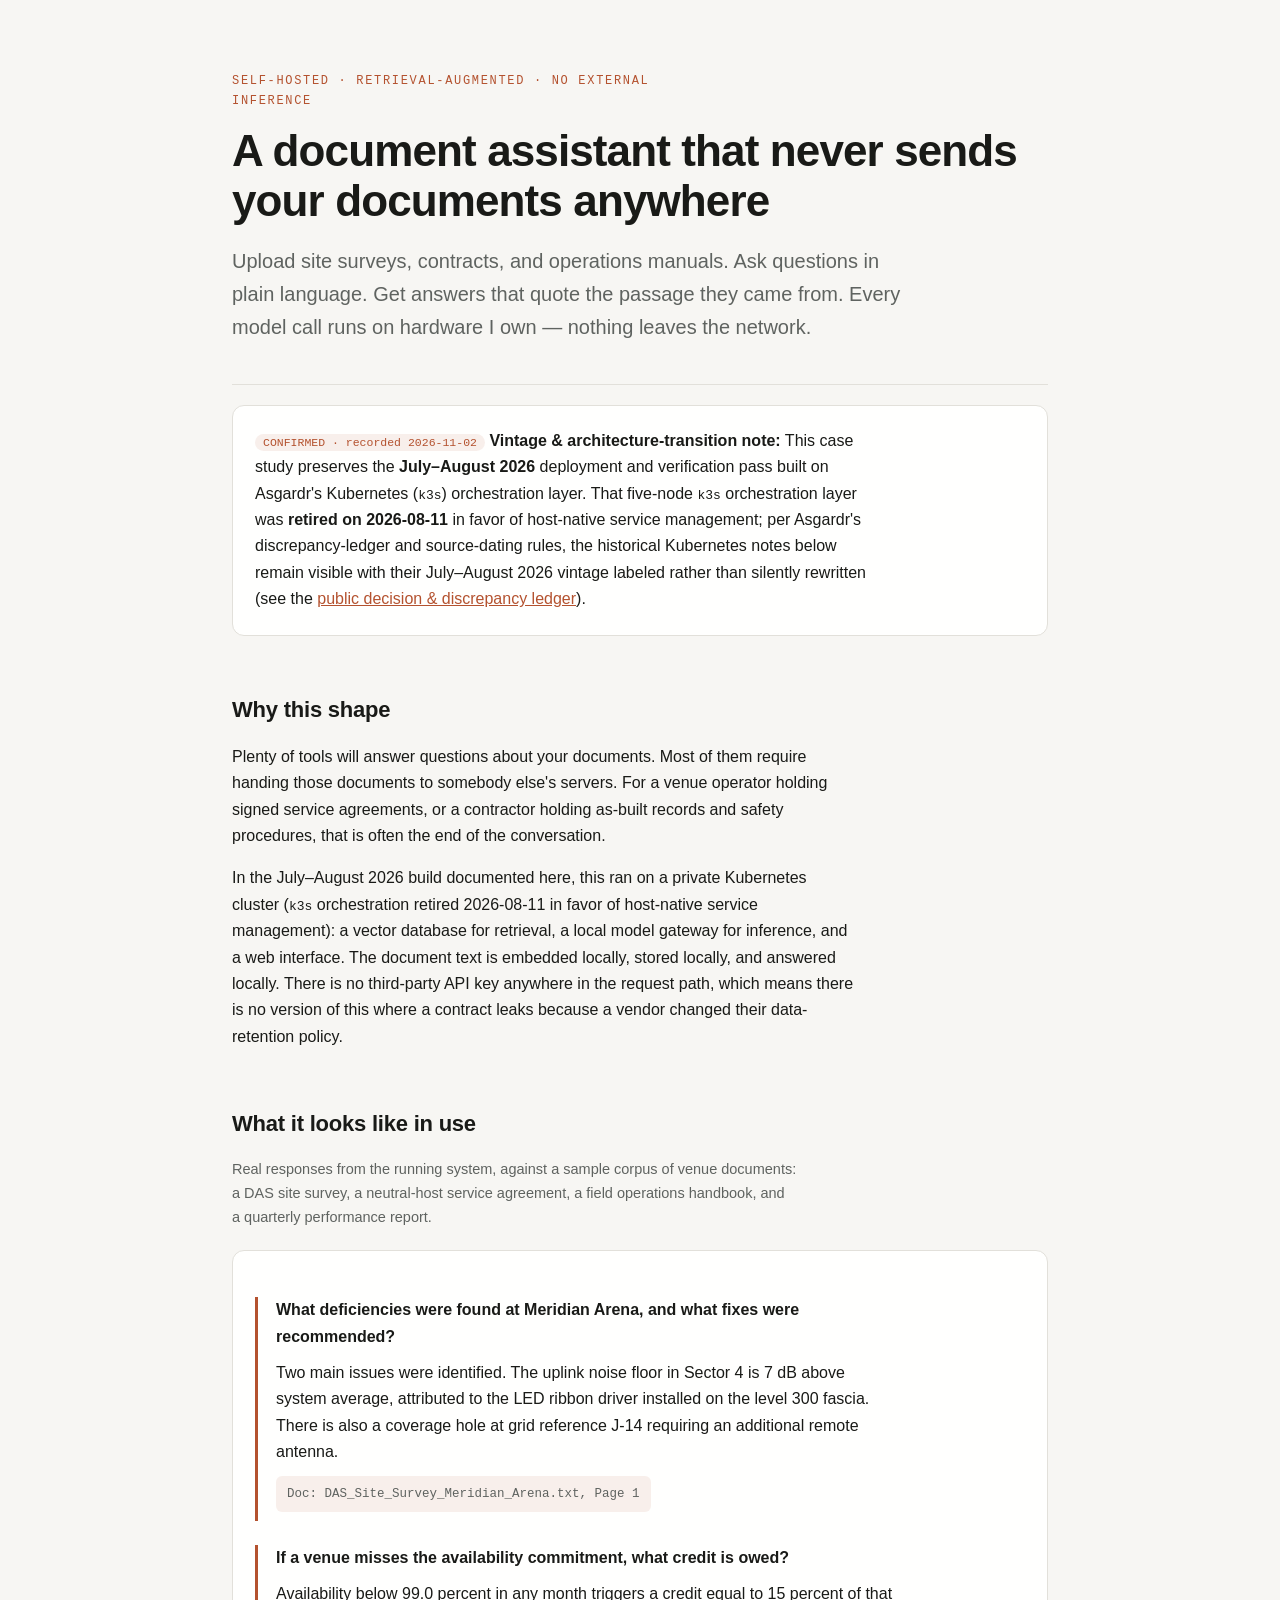
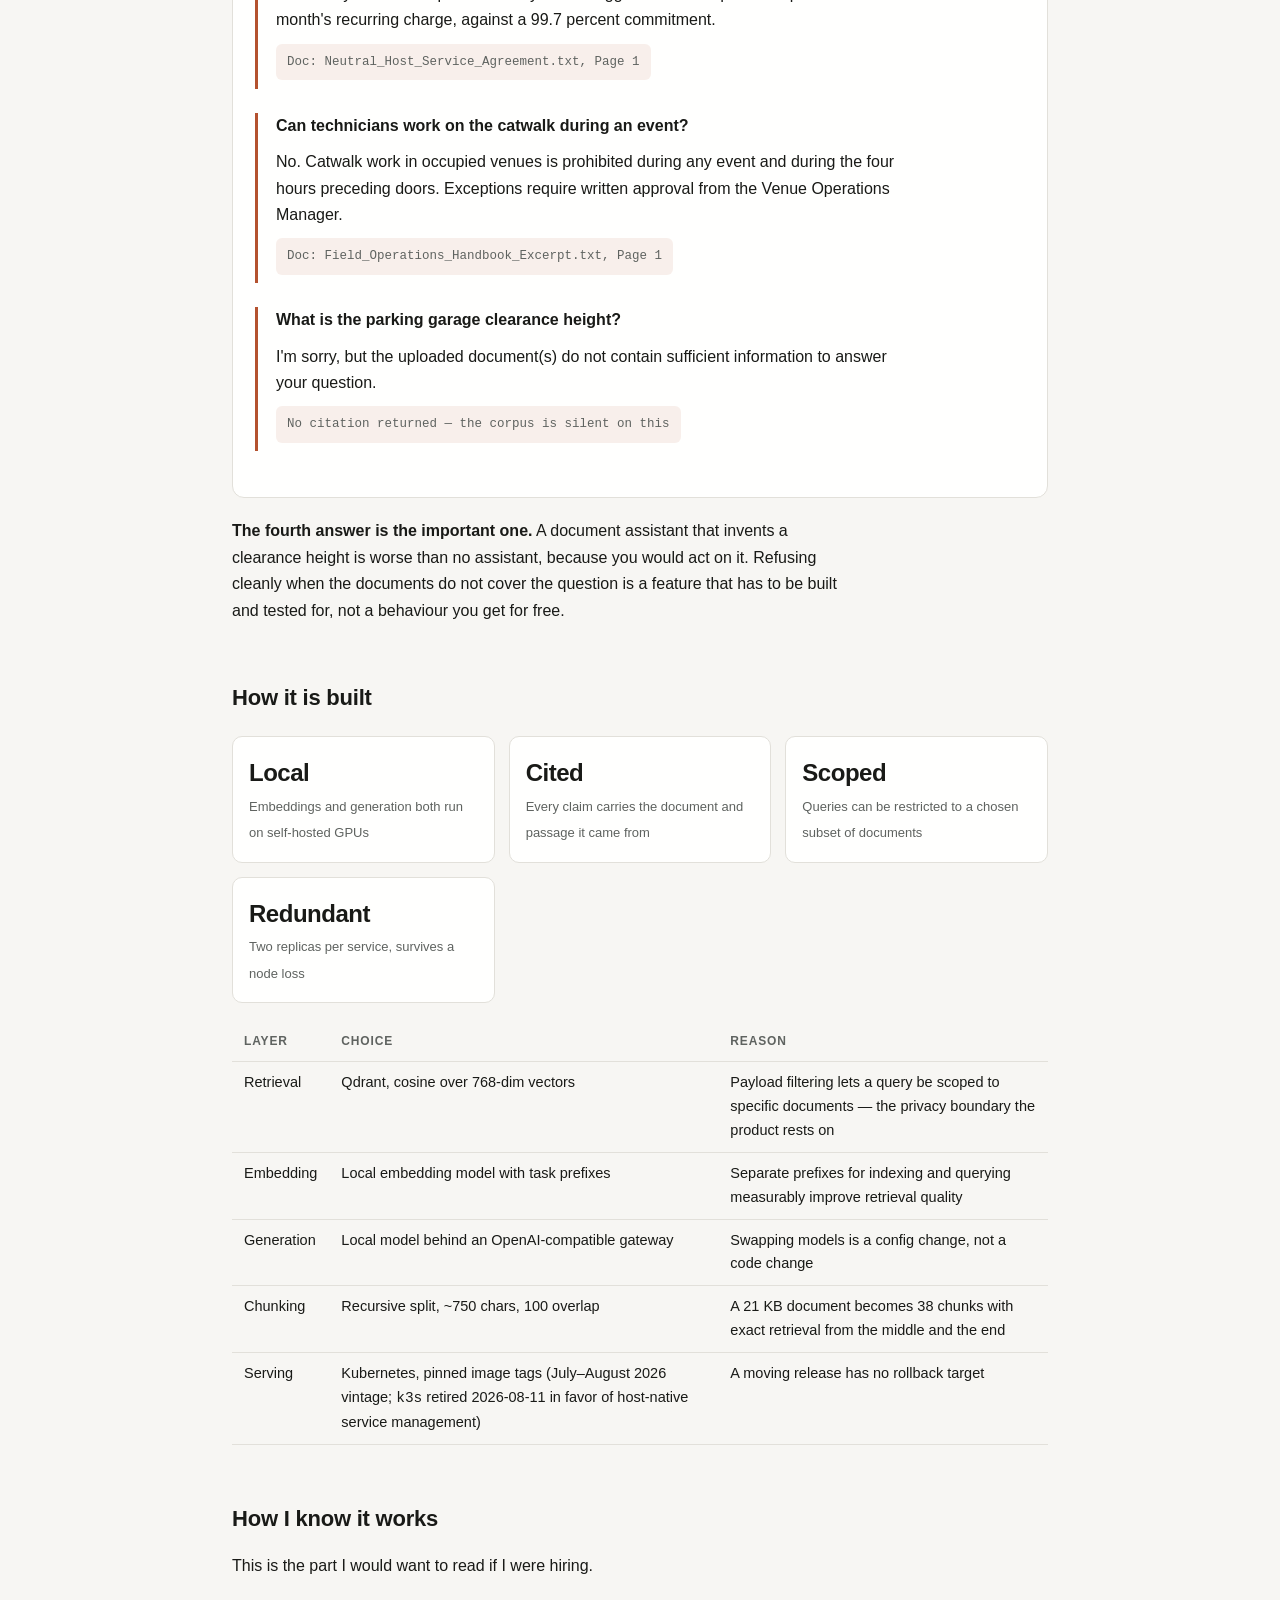
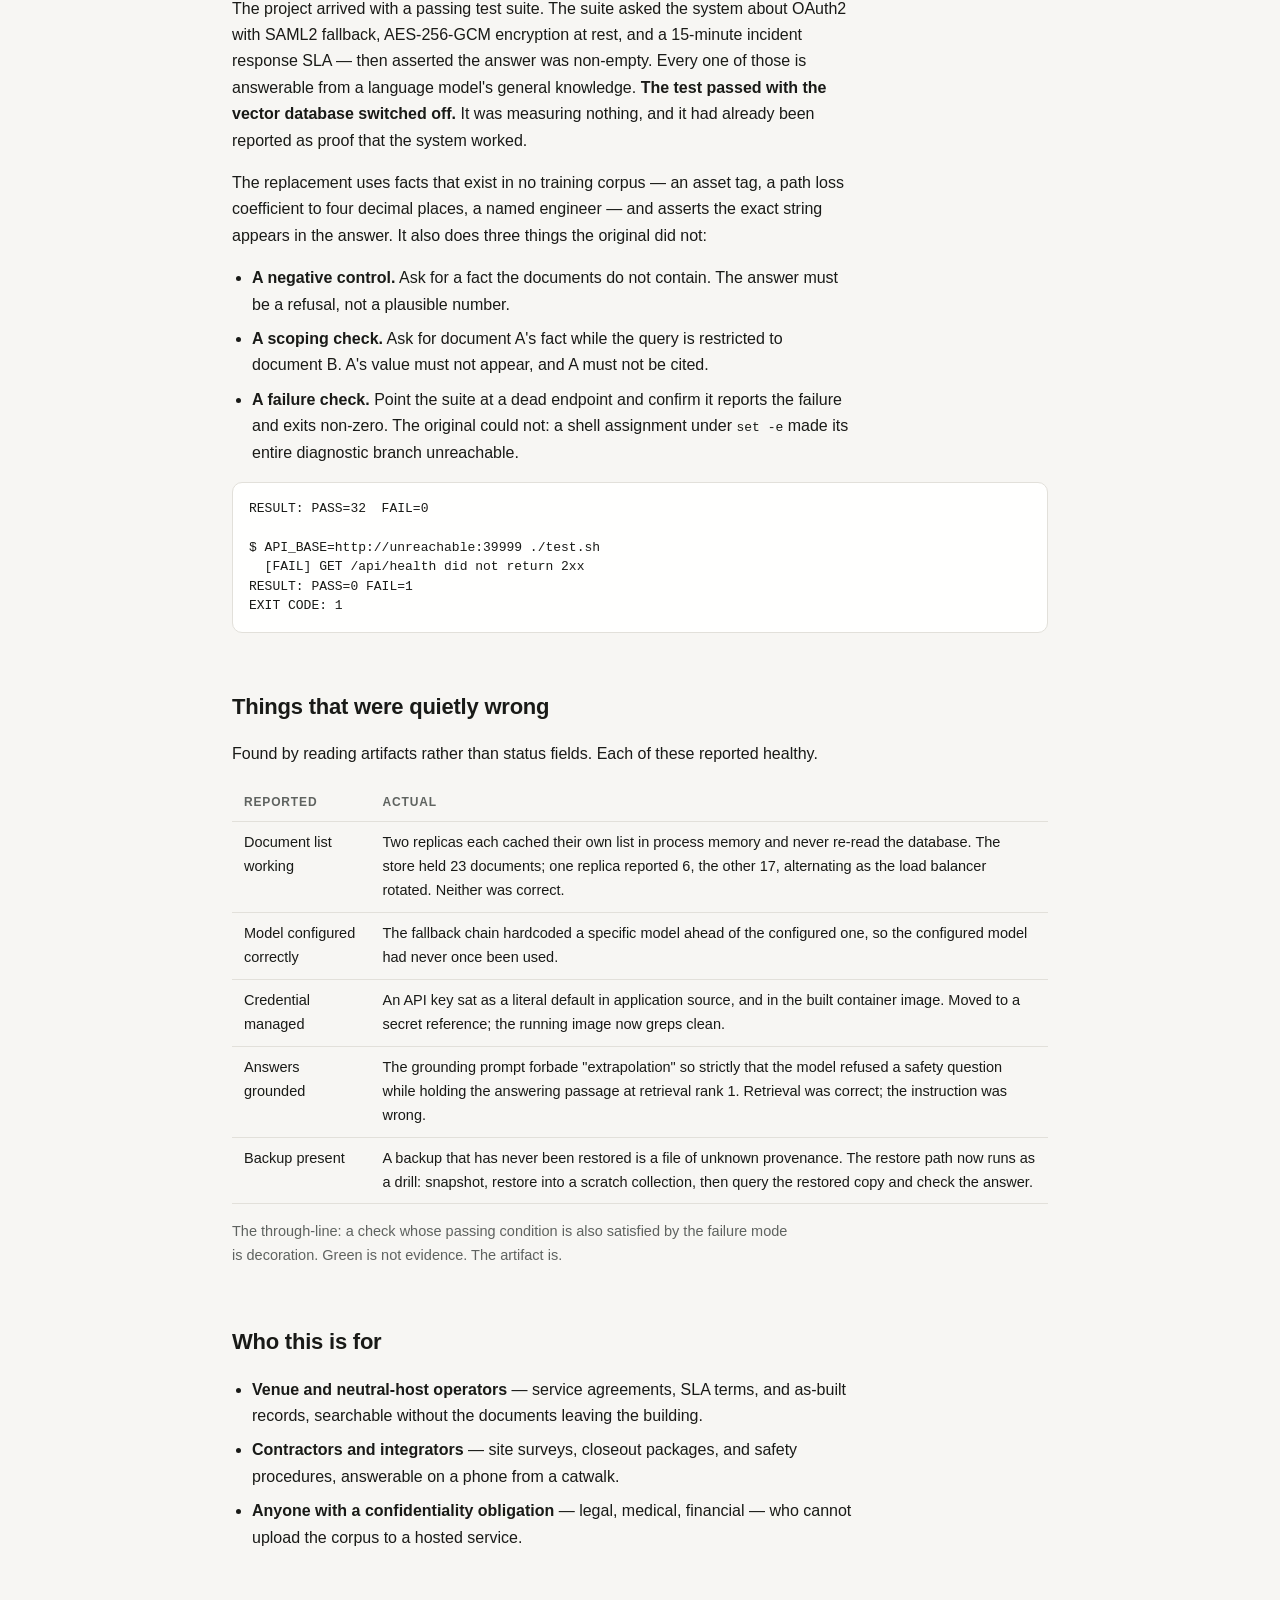
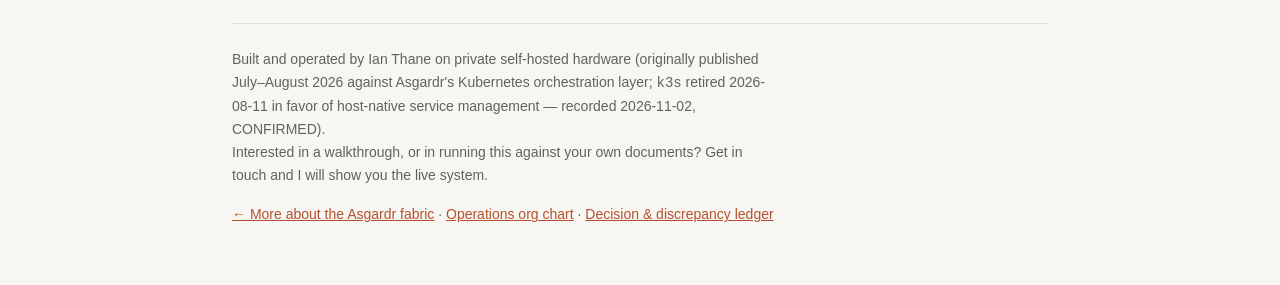
<file: private-ai/index.html>
<!doctype html>
<html lang="en">
<head>
<meta charset="utf-8">
<meta name="viewport" content="width=device-width, initial-scale=1">
<meta http-equiv="Content-Security-Policy" content="default-src 'none'; style-src 'unsafe-inline'; base-uri 'none'; form-action 'none'">
<title>Private AI Assistant — document Q&amp;A on private infrastructure</title>
<meta name="description" content="Case study (July–August 2026 vintage): a retrieval-augmented document assistant running entirely on self-hosted hardware with cited answers and negative controls. Note recorded 2026-11-02 (CONFIRMED): the k3s orchestration layer described here was retired 2026-08-11 in favor of host-native service management.">
<style>
  :root{
    --bg:#f7f6f3; --panel:#fffffe; --ink:#191a17; --muted:#5f6360; --line:#e2e0da;
    --accent:#b4522f; --accent-soft:rgba(180,82,47,.09); --ok:#2f6d4f; --warn:#8a6a1f;
    --mono:ui-monospace,SFMono-Regular,Menlo,Consolas,monospace;
    --sans:-apple-system,BlinkMacSystemFont,"Segoe UI",Inter,Roboto,Helvetica,Arial,sans-serif;
  }
  @media (prefers-color-scheme:dark){
    :root{--bg:#111312;--panel:#181b1a;--ink:#e8e6e1;--muted:#9aa09b;--line:#282c2a;
          --accent:#e08b63;--accent-soft:rgba(224,139,99,.12);--ok:#7fc4a0;--warn:#d9b45f;}
  }
  *{box-sizing:border-box}
  body{margin:0;background:var(--bg);color:var(--ink);font-family:var(--sans);
       line-height:1.65;-webkit-font-smoothing:antialiased}
  .wrap{max-width:860px;margin:0 auto;padding:0 22px}
  header{padding:72px 0 40px;border-bottom:1px solid var(--line)}
  .eyebrow{font-family:var(--mono);font-size:12px;letter-spacing:.14em;text-transform:uppercase;
           color:var(--accent);margin:0 0 14px}
  h1{font-size:clamp(30px,5vw,44px);line-height:1.15;margin:0 0 18px;letter-spacing:-.02em}
  .lede{font-size:clamp(17px,2.3vw,20px);color:var(--muted);margin:0;max-width:62ch}
  h2{font-size:22px;margin:56px 0 16px;letter-spacing:-.01em}
  h3{font-size:16px;margin:30px 0 8px}
  p{margin:0 0 16px;max-width:70ch}
  ul{margin:0 0 16px;padding-left:20px;max-width:70ch} li{margin:0 0 8px}
  .card{background:var(--panel);border:1px solid var(--line);border-radius:12px;padding:22px;margin:20px 0}
  .qa{border-left:3px solid var(--accent);padding-left:18px;margin:24px 0}
  .q{font-weight:650;margin:0 0 10px}
  .a{margin:0 0 10px}
  .cite{font-family:var(--mono);font-size:12.5px;color:var(--muted);background:var(--accent-soft);
        border-radius:6px;padding:8px 11px;display:inline-block;max-width:100%;overflow-x:auto}
  .grid{display:grid;gap:14px;grid-template-columns:repeat(auto-fit,minmax(210px,1fr));margin:20px 0}
  .stat{background:var(--panel);border:1px solid var(--line);border-radius:10px;padding:16px}
  .stat b{display:block;font-size:24px;letter-spacing:-.02em}
  .stat span{font-size:13px;color:var(--muted)}
  pre{background:var(--panel);border:1px solid var(--line);border-radius:10px;padding:16px;
      overflow-x:auto;font-family:var(--mono);font-size:13px;line-height:1.5;margin:0 0 16px}
  table{width:100%;border-collapse:collapse;margin:0 0 16px;font-size:14.5px;display:block;overflow-x:auto}
  th,td{text-align:left;padding:9px 12px;border-bottom:1px solid var(--line);vertical-align:top}
  th{font-size:12px;text-transform:uppercase;letter-spacing:.07em;color:var(--muted);font-weight:600}
  .tag{font-family:var(--mono);font-size:11.5px;padding:2px 8px;border-radius:20px;
       background:var(--accent-soft);color:var(--accent);white-space:nowrap}
  footer{margin:72px 0 60px;padding-top:24px;border-top:1px solid var(--line);
         color:var(--muted);font-size:14px}
  a{color:var(--accent)}
  .note{color:var(--muted);font-size:14.5px}
</style>
</head>
<body>
<div class="wrap">

<header>
  <p class="eyebrow">Self-hosted · Retrieval-augmented · No external inference</p>
  <h1>A document assistant that never sends your documents anywhere</h1>
  <p class="lede">Upload site surveys, contracts, and operations manuals. Ask questions in
  plain language. Get answers that quote the passage they came from. Every model call runs
  on hardware I own — nothing leaves the network.</p>
</header>

<div class="card" role="note" aria-label="Architecture and vintage note">
  <p style="margin:0"><span class="tag">CONFIRMED · recorded 2026-11-02</span>
  <strong>Vintage &amp; architecture-transition note:</strong> This case study preserves the
  <strong>July–August 2026</strong> deployment and verification pass built on Asgardr's
  Kubernetes (<code>k3s</code>) orchestration layer. That five-node <code>k3s</code>
  orchestration layer was <strong>retired on 2026-08-11</strong> in favor of host-native
  service management; per Asgardr's discrepancy-ledger and source-dating rules, the
  historical Kubernetes notes below remain visible with their July–August 2026 vintage
  labeled rather than silently rewritten (see the
  <a href="https://github.com/itpro2792-beep/asgardr/blob/main/LEDGER.md">public decision &amp; discrepancy ledger</a>).</p>
</div>

<h2>Why this shape</h2>
<p>Plenty of tools will answer questions about your documents. Most of them require handing
those documents to somebody else's servers. For a venue operator holding signed service
agreements, or a contractor holding as-built records and safety procedures, that is often
the end of the conversation.</p>
<p>In the July–August 2026 build documented here, this ran on a private Kubernetes cluster
(<code>k3s</code> orchestration retired 2026-08-11 in favor of host-native service
management): a vector database for retrieval, a local model
gateway for inference, and a web interface. The document text is embedded locally, stored
locally, and answered locally. There is no third-party API key anywhere in the request path,
which means there is no version of this where a contract leaks because a vendor changed
their data-retention policy.</p>

<h2>What it looks like in use</h2>
<p class="note">Real responses from the running system, against a sample corpus of venue
documents: a DAS site survey, a neutral-host service agreement, a field operations handbook,
and a quarterly performance report.</p>

<div class="card">
  <div class="qa">
    <p class="q">What deficiencies were found at Meridian Arena, and what fixes were recommended?</p>
    <p class="a">Two main issues were identified. The uplink noise floor in Sector 4 is 7 dB
    above system average, attributed to the LED ribbon driver installed on the level 300
    fascia. There is also a coverage hole at grid reference J-14 requiring an additional
    remote antenna.</p>
    <span class="cite">Doc: DAS_Site_Survey_Meridian_Arena.txt, Page 1</span>
  </div>

  <div class="qa">
    <p class="q">If a venue misses the availability commitment, what credit is owed?</p>
    <p class="a">Availability below 99.0 percent in any month triggers a credit equal to
    15 percent of that month's recurring charge, against a 99.7 percent commitment.</p>
    <span class="cite">Doc: Neutral_Host_Service_Agreement.txt, Page 1</span>
  </div>

  <div class="qa">
    <p class="q">Can technicians work on the catwalk during an event?</p>
    <p class="a">No. Catwalk work in occupied venues is prohibited during any event and
    during the four hours preceding doors. Exceptions require written approval from the
    Venue Operations Manager.</p>
    <span class="cite">Doc: Field_Operations_Handbook_Excerpt.txt, Page 1</span>
  </div>

  <div class="qa">
    <p class="q">What is the parking garage clearance height?</p>
    <p class="a">I'm sorry, but the uploaded document(s) do not contain sufficient
    information to answer your question.</p>
    <span class="cite">No citation returned — the corpus is silent on this</span>
  </div>
</div>

<p><strong>The fourth answer is the important one.</strong> A document assistant that
invents a clearance height is worse than no assistant, because you would act on it. Refusing
cleanly when the documents do not cover the question is a feature that has to be built and
tested for, not a behaviour you get for free.</p>

<h2>How it is built</h2>
<div class="grid">
  <div class="stat"><b>Local</b><span>Embeddings and generation both run on self-hosted GPUs</span></div>
  <div class="stat"><b>Cited</b><span>Every claim carries the document and passage it came from</span></div>
  <div class="stat"><b>Scoped</b><span>Queries can be restricted to a chosen subset of documents</span></div>
  <div class="stat"><b>Redundant</b><span>Two replicas per service, survives a node loss</span></div>
</div>

<table>
  <tr><th>Layer</th><th>Choice</th><th>Reason</th></tr>
  <tr><td>Retrieval</td><td>Qdrant, cosine over 768-dim vectors</td><td>Payload filtering lets a query be scoped to specific documents — the privacy boundary the product rests on</td></tr>
  <tr><td>Embedding</td><td>Local embedding model with task prefixes</td><td>Separate prefixes for indexing and querying measurably improve retrieval quality</td></tr>
  <tr><td>Generation</td><td>Local model behind an OpenAI-compatible gateway</td><td>Swapping models is a config change, not a code change</td></tr>
  <tr><td>Chunking</td><td>Recursive split, ~750 chars, 100 overlap</td><td>A 21 KB document becomes 38 chunks with exact retrieval from the middle and the end</td></tr>
  <tr><td>Serving</td><td>Kubernetes, pinned image tags (July–August 2026 vintage; <code>k3s</code> retired 2026-08-11 in favor of host-native service management)</td><td>A moving release has no rollback target</td></tr>
</table>

<h2>How I know it works</h2>
<p>This is the part I would want to read if I were hiring.</p>

<p>The project arrived with a passing test suite. The suite asked the system about OAuth2
with SAML2 fallback, AES-256-GCM encryption at rest, and a 15-minute incident response SLA
— then asserted the answer was non-empty. Every one of those is answerable from a language
model's general knowledge. <strong>The test passed with the vector database switched
off.</strong> It was measuring nothing, and it had already been reported as proof that the
system worked.</p>

<p>The replacement uses facts that exist in no training corpus — an asset tag, a path loss
coefficient to four decimal places, a named engineer — and asserts the exact string appears
in the answer. It also does three things the original did not:</p>
<ul>
  <li><strong>A negative control.</strong> Ask for a fact the documents do not contain. The
  answer must be a refusal, not a plausible number.</li>
  <li><strong>A scoping check.</strong> Ask for document A's fact while the query is
  restricted to document B. A's value must not appear, and A must not be cited.</li>
  <li><strong>A failure check.</strong> Point the suite at a dead endpoint and confirm it
  reports the failure and exits non-zero. The original could not: a shell assignment under
  <code>set -e</code> made its entire diagnostic branch unreachable.</li>
</ul>

<pre>RESULT: PASS=32  FAIL=0

$ API_BASE=http://unreachable:39999 ./test.sh
  [FAIL] GET /api/health did not return 2xx
RESULT: PASS=0 FAIL=1
EXIT CODE: 1</pre>

<h2>Things that were quietly wrong</h2>
<p>Found by reading artifacts rather than status fields. Each of these reported healthy.</p>

<table>
  <tr><th>Reported</th><th>Actual</th></tr>
  <tr><td>Document list working</td><td>Two replicas each cached their own list in process memory and never re-read the database. The store held 23 documents; one replica reported 6, the other 17, alternating as the load balancer rotated. Neither was correct.</td></tr>
  <tr><td>Model configured correctly</td><td>The fallback chain hardcoded a specific model ahead of the configured one, so the configured model had never once been used.</td></tr>
  <tr><td>Credential managed</td><td>An API key sat as a literal default in application source, and in the built container image. Moved to a secret reference; the running image now greps clean.</td></tr>
  <tr><td>Answers grounded</td><td>The grounding prompt forbade "extrapolation" so strictly that the model refused a safety question while holding the answering passage at retrieval rank 1. Retrieval was correct; the instruction was wrong.</td></tr>
  <tr><td>Backup present</td><td>A backup that has never been restored is a file of unknown provenance. The restore path now runs as a drill: snapshot, restore into a scratch collection, then query the restored copy and check the answer.</td></tr>
</table>

<p class="note">The through-line: a check whose passing condition is also satisfied by the
failure mode is decoration. Green is not evidence. The artifact is.</p>

<h2>Who this is for</h2>
<ul>
  <li><strong>Venue and neutral-host operators</strong> — service agreements, SLA terms, and
  as-built records, searchable without the documents leaving the building.</li>
  <li><strong>Contractors and integrators</strong> — site surveys, closeout packages, and
  safety procedures, answerable on a phone from a catwalk.</li>
  <li><strong>Anyone with a confidentiality obligation</strong> — legal, medical, financial —
  who cannot upload the corpus to a hosted service.</li>
</ul>

<footer>
  <p>Built and operated by Ian Thane on private self-hosted hardware (originally published July–August 2026 against Asgardr's Kubernetes orchestration layer; <code>k3s</code> retired 2026-08-11 in favor of host-native service management — recorded 2026-11-02, CONFIRMED).<br>
  Interested in a walkthrough, or in running this against your own documents?
  Get in touch and I will show you the live system.</p>
  <p><a href="https://asgardr-public-garden.itpro27.chatgpt.site/">← More about the Asgardr fabric</a> · <a href="../org/">Operations org chart</a> · <a href="https://github.com/itpro2792-beep/asgardr/blob/main/LEDGER.md">Decision &amp; discrepancy ledger</a></p>
</footer>

</div>
</body>
</html>
</file>
<file: fold-preview/styles.css>
:root {
  color-scheme: dark;
  --bg: #050b12;
  --surface: #0a1521;
  --surface-2: #0d1c2b;
  --surface-3: #102638;
  --line: rgba(151, 205, 226, 0.16);
  --line-strong: rgba(151, 205, 226, 0.3);
  --text: #edf8fb;
  --muted: #91aab5;
  --cyan: #5be7e5;
  --blue: #6ea8fe;
  --lime: #b8f06a;
  --amber: #ffc65c;
  --red: #ff6f78;
  --radius: 18px;
  --shadow: 0 18px 54px rgba(0, 0, 0, 0.28);
  font-family: Inter, ui-sans-serif, system-ui, -apple-system, BlinkMacSystemFont, "Segoe UI", sans-serif;
}

*, *::before, *::after { box-sizing: border-box; }
[hidden] { display: none !important; }

html {
  min-width: 320px;
  scroll-padding-block: 78px max(24px, env(safe-area-inset-bottom, 0px));
  background: var(--bg);
}

body {
  margin: 0;
  min-height: 100vh;
  min-height: 100svh;
  overflow-wrap: anywhere;
  color: var(--text);
  background:
    radial-gradient(circle at 12% -10%, rgba(36, 152, 176, 0.18), transparent 35%),
    radial-gradient(circle at 100% 28%, rgba(67, 98, 175, 0.13), transparent 34%),
    var(--bg);
}

button, input, select { min-inline-size: 0; font: inherit; }
button, select { cursor: pointer; }
button:focus-visible, input:focus-visible, select:focus-visible, a:focus-visible, dialog:focus-visible {
  outline: 3px solid rgba(91, 231, 229, 0.78);
  outline-offset: 3px;
}

.skip-link {
  position: fixed;
  z-index: 100;
  left: 12px;
  top: -80px;
  padding: 12px 16px;
  border-radius: 10px;
  color: #041014;
  background: var(--cyan);
  transition: top 0.15s ease;
}
.skip-link:focus { top: 12px; }

.sr-only {
  position: absolute;
  width: 1px;
  height: 1px;
  padding: 0;
  margin: -1px;
  overflow: hidden;
  clip: rect(0, 0, 0, 0);
  white-space: nowrap;
  border: 0;
}

.safety-banner {
  position: sticky;
  z-index: 50;
  top: 0;
  display: flex;
  align-items: center;
  justify-content: center;
  gap: 8px 16px;
  min-height: 40px;
  padding: max(8px, env(safe-area-inset-top, 0px)) max(16px, env(safe-area-inset-right, 0px)) 8px max(16px, env(safe-area-inset-left, 0px));
  border-bottom: 1px solid rgba(91, 231, 229, 0.28);
  color: #c8ffff;
  background: rgba(5, 20, 28, 0.96);
  backdrop-filter: blur(14px);
  font-size: 0.73rem;
  letter-spacing: 0.075em;
  text-align: center;
}
.safety-banner span:not(.safety-dot) { color: #8fd2d3; }
.safety-dot { width: 8px; height: 8px; flex: 0 0 8px; border-radius: 50%; background: var(--cyan); box-shadow: 0 0 14px var(--cyan); }

.app-shell {
  width: min(1660px, 100%);
  min-height: calc(100svh - 40px);
  margin: 0 auto;
  padding-block: clamp(14px, 2.5vw, 34px) max(clamp(18px, 3vw, 38px), env(safe-area-inset-bottom, 0px));
  padding-inline: max(clamp(13px, 2.5vw, 34px), env(safe-area-inset-left, 0px)) max(clamp(13px, 2.5vw, 34px), env(safe-area-inset-right, 0px));
  container: dashboard / inline-size;
}

.topbar, .preview-toolbar, .inner-heading-row, .panel-header, .cover-hero, .siren-orb-card, .device-heading, .inspector-header {
  display: flex;
  align-items: center;
  justify-content: space-between;
  gap: 18px;
}

.topbar { padding: 4px 0 22px; }
.brand-lockup { display: flex; align-items: center; gap: 14px; min-width: 0; }
.brand-mark {
  display: grid;
  place-items: center;
  width: 46px;
  height: 46px;
  flex: 0 0 46px;
  border: 1px solid rgba(91, 231, 229, 0.34);
  border-radius: 14px;
  color: var(--cyan);
  background: linear-gradient(145deg, rgba(91,231,229,0.14), rgba(110,168,254,0.08));
  box-shadow: inset 0 0 22px rgba(91, 231, 229, 0.08);
  font-size: 1.4rem;
  font-weight: 800;
}

h1, h2, h3, p { margin-top: 0; }
h1 { margin-bottom: 0; font-size: clamp(1.2rem, 2.3vw, 1.8rem); letter-spacing: -0.025em; }
h2 { margin-bottom: 7px; font-size: clamp(1.45rem, 3vw, 2.5rem); letter-spacing: -0.035em; }
h3 { margin-bottom: 0; font-size: 1.04rem; }
.eyebrow { margin-bottom: 5px; color: var(--cyan); font-size: 0.7rem; font-weight: 760; letter-spacing: 0.12em; }
.subtle, .metric-card p, .siren-orb-card p { margin-bottom: 0; color: var(--muted); font-size: 0.84rem; line-height: 1.5; }
.microcopy { margin: 7px 0 0; color: var(--muted); font-size: 0.7rem; }

.truth-cluster { display: flex; flex-wrap: wrap; justify-content: flex-end; gap: 8px; }
.truth-pill {
  display: inline-flex;
  align-items: center;
  gap: 8px;
  min-height: 34px;
  padding: 7px 11px;
  border: 1px solid var(--line);
  border-radius: 999px;
  color: #bcd0d9;
  background: rgba(10, 24, 35, 0.72);
  font-size: 0.66rem;
  font-weight: 740;
  letter-spacing: 0.08em;
}
.truth-pill.compact { min-height: 30px; padding: 5px 9px; font-size: 0.62rem; }
.status-light { width: 8px; height: 8px; border-radius: 50%; }
.status-light.demo { background: var(--blue); box-shadow: 0 0 10px rgba(110,168,254,0.65); }

.preview-toolbar {
  flex-wrap: wrap;
  margin-bottom: clamp(18px, 3vw, 30px);
  padding: 10px;
  border: 1px solid var(--line);
  border-radius: 16px;
  background: rgba(8, 20, 30, 0.72);
}
.toolbar-block { display: grid; gap: 5px; min-width: 0; }
.toolbar-label, .scenario-control label { color: var(--muted); font-size: 0.72rem; font-weight: 700; }
.scenario-control { display: grid; gap: 5px; min-width: min(100%, 240px); }
.scenario-control select { width: 100%; }
.segmented { display: flex; gap: 4px; min-width: 0; padding: 4px; border-radius: 12px; background: rgba(2,9,15,0.62); }
.segment, .button, .quick-prompts button, .tab, .jump-nav a, .icon-button {
  min-height: 44px;
  border: 1px solid transparent;
  border-radius: 10px;
  color: #b8ccd5;
  background: transparent;
}
.segment { min-width: 72px; padding: 8px 12px; }
.segment.is-active { border-color: var(--line-strong); color: var(--text); background: var(--surface-3); }
.viewport-note { flex: 1 1 100%; margin: 0; color: var(--muted); font-size: 0.76rem; text-align: right; }
.button { padding: 9px 14px; font-weight: 720; }
.button-ghost { border-color: var(--line); background: rgba(15, 36, 51, 0.54); }
.button-primary { border-color: rgba(91,231,229,0.42); color: #041315; background: linear-gradient(135deg, #5be7e5, #89efc2); }

.cover-view { display: grid; gap: 14px; width: min(520px, 100%); margin-inline: auto; }
.cover-hero, .metric-card, .cover-alert, .siren-orb-card, .cover-fit-card, .panel {
  border: 1px solid var(--line);
  border-radius: var(--radius);
  background: linear-gradient(155deg, rgba(15, 36, 51, 0.92), rgba(7, 18, 29, 0.94));
  box-shadow: var(--shadow);
}
.cover-hero { align-items: flex-start; padding: 22px; }
.cover-domain-grid { display: grid; grid-template-columns: repeat(2, minmax(0, 1fr)); gap: 12px; }
.domain-label { display: block; margin-bottom: 7px; color: var(--muted); font-size: 0.72rem; font-weight: 760; letter-spacing: 0.08em; }
.domain-state { display: block; margin-bottom: 14px; font-size: 0.92rem; letter-spacing: 0.06em; }
.domain-state.nominal, .text-state.nominal, #rf-domain-state.nominal, #compute-domain-state.nominal { color: var(--lime); }
.domain-state.advisory, .text-state.advisory, #rf-domain-state.advisory, #compute-domain-state.advisory { color: var(--amber); }
.compact-kpis { display: grid; gap: 9px; margin: 0; }
.compact-kpis div { display: flex; justify-content: space-between; gap: 10px; }
.compact-kpis dt { color: var(--muted); font-size: 0.75rem; }
.compact-kpis dd { margin: 0; font-size: 0.78rem; font-weight: 750; }
.score-ring {
  display: grid;
  place-items: center;
  width: 86px;
  height: 86px;
  flex: 0 0 86px;
  border: 7px solid rgba(184, 240, 106, 0.18);
  border-top-color: var(--lime);
  border-right-color: var(--lime);
  border-radius: 50%;
  transform: rotate(4deg);
}
.score-ring span, .score-ring small { transform: rotate(-4deg); }
.score-ring span { margin-top: 10px; color: var(--lime); font-size: 1.7rem; font-weight: 820; line-height: 1; }
.score-ring small { align-self: start; margin-top: -7px; color: var(--muted); font-size: 0.54rem; letter-spacing: 0.11em; }
.metric-stack { display: grid; grid-template-columns: 1fr 1fr; gap: 12px; }
.metric-card { padding: 17px; }
.metric-title { display: flex; justify-content: space-between; gap: 10px; margin-bottom: 12px; font-size: 0.82rem; }
.metric-title strong { color: var(--cyan); }
.meter { height: 7px; margin-bottom: 10px; overflow: hidden; border-radius: 999px; background: rgba(255,255,255,0.07); }
.meter span { display: block; width: var(--value, 0%); height: 100%; border-radius: inherit; background: linear-gradient(90deg, var(--blue), var(--cyan)); transition: width 0.25s ease; }
.queue-strip { display: grid; grid-template-columns: repeat(4, minmax(0, 1fr)); border: 1px solid var(--line); border-radius: 16px; overflow: hidden; background: rgba(7,18,29,0.86); }
.queue-strip div { min-width: 0; padding: 15px 6px; text-align: center; }
.queue-strip div + div { border-left: 1px solid var(--line); }
.queue-strip strong { display: block; margin-bottom: 4px; font-size: 1.25rem; }
.queue-strip span { color: var(--muted); font-size: 0.7rem; }
.cover-alert { display: flex; align-items: center; gap: 14px; padding: 17px; }
.alert-icon { display: grid; place-items: center; width: 40px; height: 40px; flex: 0 0 40px; border: 1px solid rgba(255,198,92,0.38); border-radius: 12px; color: var(--amber); background: rgba(255,198,92,0.08); font-weight: 850; }
.cover-alert p:last-child { margin: 4px 0 0; color: var(--muted); font-size: 0.76rem; }
.cover-actions { display: grid; grid-template-columns: repeat(2, minmax(0, 1fr)); gap: 10px; }
.cover-fit-result { margin: 0; color: var(--cyan); font-size: 0.78rem; font-weight: 700; text-align: center; }
.siren-orb-card { padding: 17px; }
.voice-orb { position: relative; width: 56px; height: 56px; flex: 0 0 56px; border-radius: 50%; background: radial-gradient(circle at 35% 30%, #bffefe, #39a8bf 55%, #173b66); box-shadow: 0 0 26px rgba(91,231,229,0.24); }
.voice-orb span { position: absolute; inset: 8px; border: 1px solid rgba(255,255,255,0.45); border-radius: 50%; }
.siren-orb-card > div:nth-child(2) { flex: 1; min-width: 0; }
.cover-fit-card { display: grid; grid-template-columns: minmax(0, 1fr) auto; align-items: center; gap: 12px; padding: 17px; }
.cover-fit-card p { margin: 5px 0 0; color: var(--muted); font-size: 0.76rem; line-height: 1.45; }
.cover-fit-result { grid-column: 1 / -1; padding-top: 10px; border-top: 1px solid var(--line); color: var(--cyan) !important; font-weight: 700; }

.inner-view { display: none; }
.workspace-pane { min-width: 0; }
.inner-heading-row { margin-bottom: 14px; }
.data-stamp { margin: 0; color: var(--muted); font-size: 0.78rem; }
.rf-disclaimer { margin: 0 0 14px; padding: 12px 14px; border: 1px solid rgba(255,198,92,0.28); border-radius: 12px; color: #d8cba9; background: rgba(255,198,92,0.06); font-size: 0.78rem; line-height: 1.5; }
.jump-nav {
  position: sticky;
  z-index: 20;
  top: 48px;
  display: flex;
  flex-wrap: wrap;
  gap: 7px;
  margin-bottom: 14px;
  padding: 8px;
  border: 1px solid var(--line);
  border-radius: 14px;
  background: rgba(5, 14, 22, 0.93);
  backdrop-filter: blur(12px);
}
.jump-nav a { display: inline-grid; place-items: center; padding: 8px 13px; border-color: var(--line); color: #c5d7de; text-decoration: none; font-size: 0.72rem; font-weight: 700; }
.jump-nav a:hover { color: var(--text); background: var(--surface-3); }

.soc-grid {
  display: grid;
  grid-template-columns: minmax(0, 1.45fr) minmax(300px, 0.78fr);
  grid-template-areas:
    "fleet vitals"
    "jobs siren"
    "events activity"
    "device device";
  align-items: start;
  gap: 14px;
}
.panel { min-width: 0; padding: 18px; container-type: inline-size; scroll-margin-block-start: 112px; }
.fleet-panel { grid-area: fleet; }
.vitals-panel { grid-area: vitals; }
.jobs-panel { grid-area: jobs; }
.siren-panel { grid-area: siren; }
.events-panel { grid-area: events; }
.activity-panel { grid-area: activity; }
.device-panel { grid-area: device; }
.inner-view > .device-panel { margin-top: 14px; }
.panel-header { align-items: flex-start; margin-bottom: 15px; }
.filter-row { display: flex; gap: 8px; min-width: 0; }
input, select {
  min-height: 44px;
  border: 1px solid var(--line);
  border-radius: 10px;
  color: var(--text);
  background: rgba(3, 12, 19, 0.78);
  padding: 9px 11px;
}
input::placeholder { color: #718a95; }
.filter-row input { width: min(220px, 21vw); min-width: 0; }
.service-grid { display: grid; grid-template-columns: repeat(2, minmax(0, 1fr)); gap: 9px; }
.service-card {
  display: grid;
  grid-template-columns: auto minmax(0, 1fr) auto;
  align-items: center;
  gap: 10px;
  width: 100%;
  min-height: 68px;
  padding: 11px;
  border: 1px solid var(--line);
  border-radius: 13px;
  color: var(--text);
  background: rgba(3, 13, 21, 0.44);
  text-align: left;
}
.service-card:hover { border-color: var(--line-strong); background: rgba(12, 32, 47, 0.7); }
.service-dot { width: 9px; height: 9px; border-radius: 50%; }
.service-dot.online { background: var(--lime); box-shadow: 0 0 9px rgba(184,240,106,0.48); }
.service-dot.warning { background: var(--amber); }
.service-dot.offline { background: var(--red); }
.service-identity { display: block; min-width: 0; }
.service-name { display: block; overflow: hidden; white-space: nowrap; text-overflow: ellipsis; font-size: 0.84rem; font-weight: 720; }
.service-meta { display: block; margin-top: 3px; overflow: hidden; color: var(--muted); font-size: 0.7rem; white-space: nowrap; text-overflow: ellipsis; }
.service-numbers { display: grid; grid-template-columns: repeat(2, auto); gap: 5px 10px; text-align: right; font-size: 0.68rem; }
.service-numbers span { color: var(--muted); }
.inspect-cue { grid-column: 2 / -1; color: var(--cyan); font-size: 0.68rem; font-weight: 700; text-align: right; }
.empty-state { margin: 14px 0 0; color: var(--muted); text-align: center; }
.vital-list { display: grid; gap: 13px; }
.vital-row { display: grid; grid-template-columns: 76px minmax(0, 1fr) 46px; align-items: center; gap: 10px; }
.vital-row span, .vital-row strong { font-size: 0.73rem; }
.vital-row strong { text-align: right; }
.mini-meter { height: 6px; overflow: hidden; border-radius: 999px; background: rgba(255,255,255,0.07); }
.mini-meter span { display: block; width: var(--value, 0%); height: 100%; border-radius: inherit; background: var(--cyan); }
.fixture-path { display: flex; flex-wrap: wrap; align-items: center; justify-content: center; gap: 6px; margin-top: 18px; padding: 11px; border: 1px dashed var(--line-strong); border-radius: 12px; color: var(--muted); font-size: 0.68rem; text-align: center; }
.fixture-path span:nth-child(odd) { color: #c2d5dc; }
.tab-list { display: grid; grid-template-columns: repeat(4, minmax(0, 1fr)); gap: 6px; margin-bottom: 13px; }
.tab { min-width: 0; padding: 8px 6px; border-color: var(--line); font-size: 0.72rem; }
.tab.is-active { color: #061316; background: var(--cyan); }
.job-list, .event-list { display: grid; gap: 8px; }
.job-row, .event-row { width: 100%; min-width: 0; padding: 11px; border: 1px solid var(--line); border-radius: 11px; color: var(--text); background: rgba(3,13,21,0.4); }
.job-row { display: grid; grid-template-columns: minmax(0, 1fr) auto; align-items: center; gap: 10px; text-align: left; }
.job-row:hover { border-color: var(--line-strong); }
.job-copy { display: block; min-width: 0; }
.job-copy strong, .job-copy span { display: block; }
.job-copy span, .event-row p { margin: 3px 0 0; color: var(--muted); font-size: 0.7rem; }
.state-badge, .severity-badge { padding: 5px 7px; border-radius: 999px; font-size: 0.68rem; font-weight: 780; letter-spacing: 0.06em; text-transform: uppercase; }
.state-badge.running, .severity-badge.info { color: #bffefe; background: rgba(91,231,229,0.12); }
.state-badge.pending, .severity-badge.warning { color: #ffe2a2; background: rgba(255,198,92,0.12); }
.state-badge.failed, .severity-badge.critical { color: #ffc1c6; background: rgba(255,111,120,0.14); }
.state-badge.succeeded { color: #d9ffb0; background: rgba(184,240,106,0.12); }
.select-label { display: grid; gap: 4px; color: var(--muted); font-size: 0.68rem; }
.select-label select { min-height: 44px; }
.event-row { display: grid; grid-template-columns: auto minmax(0,1fr); align-items: center; gap: 10px; }
.transcript { min-height: 144px; max-height: 230px; overflow-y: auto; padding: 12px; border: 1px solid var(--line); border-radius: 12px; background: rgba(2,9,15,0.62); }
.message { max-width: 92%; margin-bottom: 9px; padding: 9px 11px; border-radius: 11px; color: #c9d9df; background: var(--surface-3); font-size: 0.75rem; line-height: 1.45; }
.message.user { margin-left: auto; color: #071315; background: #8de6dc; }
.query-row { display: grid; grid-template-columns: minmax(0, 1fr) auto; gap: 8px; margin-top: 10px; }
.query-row > * { min-width: 0; }
.query-row input { width: 100%; }
.quick-prompts { display: flex; flex-wrap: wrap; gap: 6px; margin-top: 8px; }
.quick-prompts button { min-height: 44px; padding: 7px 9px; border-color: var(--line); font-size: 0.68rem; }

.activity-list { display: grid; gap: 8px; margin: 0; padding: 0; list-style: none; }
.activity-item { display: grid; grid-template-columns: auto minmax(0, 1fr); align-items: start; gap: 10px; padding: 10px; border: 1px solid var(--line); border-radius: 11px; background: rgba(3,13,21,0.4); }
.activity-marker { padding-top: 2px; color: var(--cyan); font-size: 0.67rem; font-weight: 760; }
.activity-item strong { font-size: 0.78rem; }
.activity-item p { margin: 3px 0 0; color: var(--muted); font-size: 0.7rem; line-height: 1.4; }

.device-heading { align-items: flex-start; }
.device-heading .subtle { max-width: 720px; margin-top: 7px; }
.device-actions { display: flex; align-items: center; gap: 10px; }
.fit-badge { display: inline-grid; place-items: center; min-height: 34px; padding: 7px 10px; border: 1px solid var(--line); border-radius: 999px; font-size: 0.65rem; font-weight: 800; letter-spacing: 0.08em; }
.fit-badge.pending { color: #c5d5dc; }
.fit-badge.pass { color: #d9ffb0; border-color: rgba(184,240,106,0.3); background: rgba(184,240,106,0.08); }
.fit-badge.review { color: #ffe2a2; border-color: rgba(255,198,92,0.34); background: rgba(255,198,92,0.08); }
.device-stats { display: grid; grid-template-columns: repeat(5, minmax(0, 1fr)); gap: 9px; margin: 18px 0 0; }
.device-stats div { min-width: 0; padding: 12px; border: 1px solid var(--line); border-radius: 12px; background: rgba(3,13,21,0.4); }
.device-stats dt { margin-bottom: 6px; color: var(--muted); font-size: 0.68rem; }
.device-stats dd { margin: 0; color: var(--text); font-size: 0.8rem; font-weight: 720; }
.scan-results { margin-top: 10px; padding: 12px; border: 1px dashed var(--line-strong); border-radius: 12px; color: var(--muted); font-size: 0.75rem; line-height: 1.5; }
.scan-results p { margin: 0; }
.scan-results ul { margin: 8px 0 0; padding-left: 20px; }
.scan-pass { color: #d9ffb0; }
.scan-review { color: #ffe2a2; }

.situation-strip {
  display: grid;
  grid-template-columns: repeat(4, minmax(0, 1fr));
  gap: 1px;
  margin-bottom: 14px;
  overflow: hidden;
  border: 1px solid var(--line);
  border-radius: 16px;
  background: var(--line);
  scroll-margin-block-start: 112px;
}
.situation-strip article { min-width: 0; padding: 14px; background: rgba(7,18,29,0.96); }
.situation-strip span, .situation-strip small { display: block; color: var(--muted); font-size: 0.72rem; }
.situation-strip strong { display: block; margin: 6px 0 4px; font-size: 0.96rem; letter-spacing: 0.04em; }

.rf-layout { display: grid; grid-template-columns: minmax(0, 1.5fr) minmax(290px, 0.72fr); align-items: start; gap: 14px; }
.rf-main-stack, .rf-side-stack { display: grid; min-width: 0; gap: 14px; }
.rf-kpi-grid { display: grid; grid-template-columns: repeat(3, minmax(0, 1fr)); gap: 9px; }
.rf-kpi-card {
  display: grid;
  min-width: 0;
  min-height: 128px;
  padding: 13px;
  border: 1px solid var(--line);
  border-radius: 13px;
  color: var(--text);
  background: rgba(3,13,21,0.44);
  text-align: left;
}
.rf-kpi-card:hover, .path-node:hover, .remote-card:hover, .finding-card:hover { border-color: var(--line-strong); background: rgba(12,32,47,0.7); }
.kpi-label { color: var(--muted); font-size: 0.74rem; }
.kpi-value { align-self: end; margin-top: 8px; font-size: 1.16rem; }
.text-state { margin-top: 5px; font-size: 0.7rem; font-weight: 800; letter-spacing: 0.07em; text-transform: uppercase; }
.rf-kpi-card small { margin-top: 5px; color: var(--muted); font-size: 0.7rem; line-height: 1.35; }

.signal-path { display: grid; grid-template-columns: repeat(4, minmax(0, 1fr) auto) minmax(0, 1fr); align-items: center; gap: 7px; }
.path-node {
  display: grid;
  place-items: center;
  min-width: 0;
  min-height: 112px;
  padding: 10px;
  border: 1px solid var(--line);
  border-radius: 13px;
  color: var(--text);
  background: rgba(3,13,21,0.44);
  text-align: center;
}
.path-node.advisory { border-color: rgba(255,198,92,0.42); }
.path-node strong { margin: 7px 0 5px; font-size: 0.8rem; }
.path-node small { color: var(--muted); font-size: 0.7rem; }
.path-status { color: var(--lime); font-size: 0.66rem; font-weight: 800; letter-spacing: 0.06em; text-transform: uppercase; }
.path-node.advisory .path-status { color: var(--amber); }
.path-arrow { color: var(--cyan); font-weight: 800; }
.panel-note { margin: 13px 0 0; color: var(--muted); font-size: 0.76rem; line-height: 1.5; }

.remote-grid { display: grid; grid-template-columns: repeat(2, minmax(0, 1fr)); gap: 9px; }
.remote-card {
  display: grid;
  min-width: 0;
  min-height: 126px;
  padding: 12px;
  border: 1px solid var(--line);
  border-radius: 13px;
  color: var(--text);
  background: rgba(3,13,21,0.44);
  text-align: left;
}
.remote-heading { display: flex; align-items: flex-start; justify-content: space-between; gap: 8px; }
.remote-details { display: grid; grid-template-columns: repeat(2, minmax(0, 1fr)); gap: 5px 10px; margin-top: 10px; color: var(--muted); font-size: 0.71rem; }
.remote-card .inspect-cue { align-self: end; grid-column: auto; margin-top: 8px; }

.finding-list { display: grid; gap: 9px; }
.finding-card {
  display: grid;
  grid-template-columns: auto minmax(0, 1fr);
  align-items: center;
  gap: 8px 10px;
  width: 100%;
  min-height: 110px;
  padding: 12px;
  border: 1px solid var(--line);
  border-radius: 13px;
  color: var(--text);
  background: rgba(3,13,21,0.44);
  text-align: left;
}
.finding-card p { grid-column: 1 / -1; margin: 0; color: var(--muted); font-size: 0.74rem; line-height: 1.45; }
.finding-card .inspect-cue { grid-column: 1 / -1; }
.trend-summary { margin-bottom: 10px; color: #c8dce3; font-size: 0.76rem; line-height: 1.45; }
.trend-table { width: 100%; border-collapse: collapse; font-size: 0.75rem; }
.trend-table caption { margin-bottom: 8px; color: var(--muted); text-align: left; }
.trend-table th, .trend-table td { padding: 8px; border-bottom: 1px solid var(--line); text-align: left; }
.trend-table td { text-align: right; font-weight: 700; }

footer { display: flex; justify-content: space-between; gap: 16px; margin-top: 24px; padding: 16px 2px 0; border-top: 1px solid var(--line); color: var(--muted); font-size: 0.7rem; line-height: 1.5; }
footer p { margin-bottom: 0; }

.inspector-dialog {
  width: min(560px, calc(100% - 24px));
  max-height: calc(100dvh - 24px);
  padding: 0;
  overflow: auto;
  border: 1px solid var(--line-strong);
  border-radius: 20px;
  color: var(--text);
  background: #091724;
  box-shadow: 0 26px 90px rgba(0,0,0,0.64);
}
.inspector-dialog::backdrop { background: rgba(0, 5, 10, 0.76); backdrop-filter: blur(5px); }
.inspector-shell { padding: 20px; }
.inspector-header { align-items: flex-start; }
.icon-button { display: grid; place-items: center; width: 44px; flex: 0 0 44px; padding: 0; border-color: var(--line); color: var(--text); font-size: 1.6rem; }
.inspector-summary { margin: 8px 0 16px; color: var(--muted); line-height: 1.5; }
.inspector-grid { display: grid; grid-template-columns: repeat(2, minmax(0, 1fr)); gap: 9px; margin: 0; }
.inspector-grid div { min-width: 0; padding: 12px; border: 1px solid var(--line); border-radius: 12px; background: rgba(3,13,21,0.45); }
.inspector-grid dt { margin-bottom: 6px; color: var(--muted); font-size: 0.68rem; }
.inspector-grid dd { margin: 0; font-size: 0.82rem; font-weight: 700; }
.inspector-boundary { display: grid; gap: 4px; margin-top: 14px; padding: 13px; border: 1px solid rgba(91,231,229,0.24); border-radius: 12px; color: #d0eeee; background: rgba(91,231,229,0.06); font-size: 0.76rem; }
.inspector-boundary span { color: var(--muted); }

@container dashboard (min-width: 720px) {
  .app-shell[data-layout="auto"] .cover-view { display: none; }
  .app-shell[data-layout="auto"] .inner-view { display: block; }
}
.app-shell[data-layout="cover"] .cover-view { display: grid; }
.app-shell[data-layout="cover"] .inner-view { display: none; }
.app-shell[data-layout="inner"] .cover-view { display: none; }
.app-shell[data-layout="inner"] .inner-view { display: block; }

@container (max-width: 460px) {
  .service-grid { grid-template-columns: 1fr; }
  .filter-row { width: 100%; }
  .filter-row input { width: 100%; }
}

@media (max-width: 900px) {
  .soc-grid {
    grid-template-columns: minmax(0, 1fr);
    grid-template-areas: "fleet" "vitals" "jobs" "siren" "events" "activity" "device";
  }
  .service-grid { grid-template-columns: repeat(2, minmax(0, 1fr)); }
  .rf-layout { grid-template-columns: minmax(0, 1fr); }
  .situation-strip { grid-template-columns: repeat(2, minmax(0, 1fr)); }
}

@media (max-width: 760px) {
  .signal-path { grid-template-columns: minmax(0, 1fr); }
  .path-node { grid-template-columns: auto minmax(0, 1fr) auto; place-items: center start; min-height: 72px; text-align: left; }
  .path-node strong { margin: 0; }
  .path-node small { justify-self: end; }
  .path-arrow { justify-self: center; transform: rotate(90deg); }
}

@media (max-width: 620px) {
  html { scroll-padding-block-start: 104px; }
  .safety-banner { flex-wrap: wrap; gap: 3px 10px; min-height: 52px; padding-block: max(6px, env(safe-area-inset-top, 0px)) 6px; font-size: 0.61rem; }
  .app-shell { padding-block-start: 13px; }
  .topbar { align-items: flex-start; }
  .truth-cluster { display: none; }
  .preview-toolbar { align-items: stretch; flex-wrap: wrap; }
  .toolbar-block, .scenario-control { width: 100%; }
  .segmented { width: 100%; }
  .segment { flex: 1; min-width: 0; padding-inline: 8px; }
  .viewport-note { width: 100%; text-align: center; }
  .preview-toolbar > .button-ghost { width: 100%; }
  .cover-domain-grid { grid-template-columns: 1fr; }
  .metric-stack { grid-template-columns: 1fr; }
  .cover-hero { padding: 18px; }
  .score-ring { width: 76px; height: 76px; flex-basis: 76px; }
  .queue-strip span { font-size: 0.64rem; }
  .siren-orb-card { align-items: flex-start; flex-wrap: wrap; }
  .siren-orb-card .button { width: 100%; }
  .cover-fit-card { grid-template-columns: 1fr; }
  .cover-fit-card .button { width: 100%; }
  .cover-fit-result { grid-column: 1; }
  .inner-heading-row, .panel-header, .device-heading { align-items: flex-start; flex-direction: column; }
  .jump-nav { top: 56px; }
  .jump-nav a { flex: 1 1 92px; padding-inline: 8px; }
  .filter-row { width: 100%; }
  .filter-row input { width: 100%; min-width: 0; }
  .filter-row select { min-width: 118px; }
  .service-grid { grid-template-columns: 1fr; }
  .rf-kpi-grid { grid-template-columns: repeat(2, minmax(0, 1fr)); }
  .device-actions { width: 100%; justify-content: space-between; }
  .device-stats { grid-template-columns: repeat(2, minmax(0, 1fr)); }
  footer { flex-direction: column; }
}

@media (max-width: 380px) {
  .query-row { grid-template-columns: minmax(0, 1fr); }
  .query-row .button { width: 100%; }
  .filter-row { flex-direction: column; }
  .filter-row select { width: 100%; }
  .tab-list { grid-template-columns: repeat(2, minmax(0, 1fr)); }
  .cover-actions, .situation-strip, .rf-kpi-grid, .remote-grid { grid-template-columns: minmax(0, 1fr); }
  .remote-details { grid-template-columns: minmax(0, 1fr); }
  .inspector-grid { grid-template-columns: 1fr; }
}

@media (prefers-reduced-motion: reduce) {
  *, *::before, *::after {
    scroll-behavior: auto !important;
    transition-duration: 0.01ms !important;
    animation-duration: 0.01ms !important;
    animation-iteration-count: 1 !important;
  }
}
</file>
